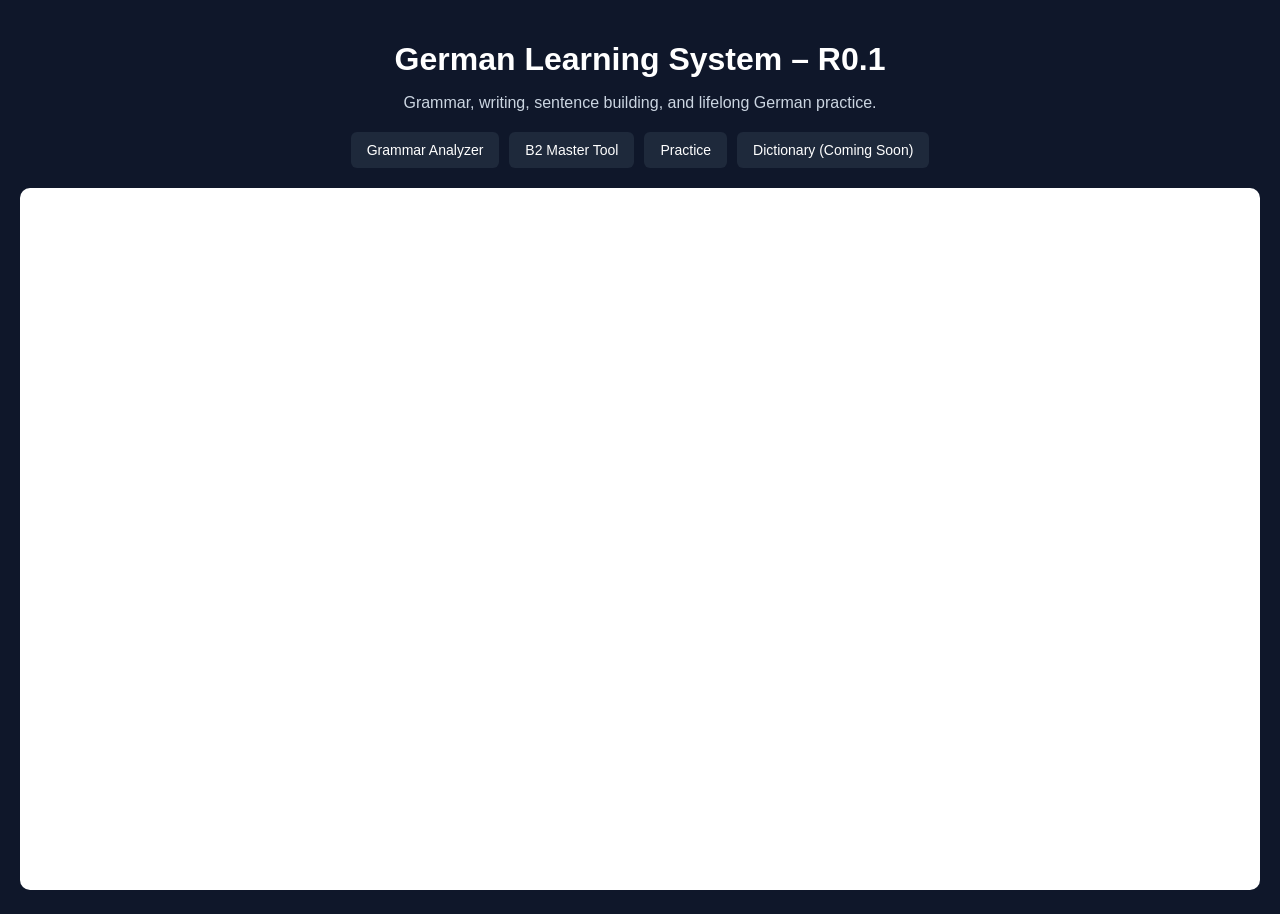
<file: index.html>
<!DOCTYPE html>
<html lang="en">
<head>
    <meta charset="UTF-8">
    <meta name="viewport" content="width=device-width, initial-scale=1.0">
    <title>German Learning System</title>

    <!-- CSS -->
    <link rel="stylesheet" href="css/style.css">
</head>
<body>
    <div class="container">
        <h1>German Learning System – R0.1</h1>
        <p class="subtitle">Grammar, writing, sentence building, and lifelong German practice.</p>

        <div class="menu">
            <button onclick="openPage('grammar')">Grammar Analyzer</button>
            <button onclick="openPage('b2')">B2 Master Tool</button>
            <button onclick="openPage('practice')">Practice</button>
            <button onclick="openPage('dictionary')">Dictionary (Coming Soon)</button>
        </div>

        <iframe id="viewer" src="" title="Learning Tool Viewer"></iframe>
    </div>

    <script>
        function openPage(page) {
            const viewer = document.getElementById("viewer");

            if (page === "grammar") {
                viewer.src = "02_Grammatik_Analyser_v4b.html";
            } else if (page === "b2") {
                viewer.src = "01_B2_Master_Tool_v8.html";
            } else if (page === "practice") {
                viewer.src = "practice.html";
            } else {
                viewer.src = "";
                alert("Coming soon 🚧");
            }
        }
    </script>

    <!-- MAIN JS (now inside /js folder) -->
    <script type="module" src="js/main.js"></script>
</body>
</html>
</file>
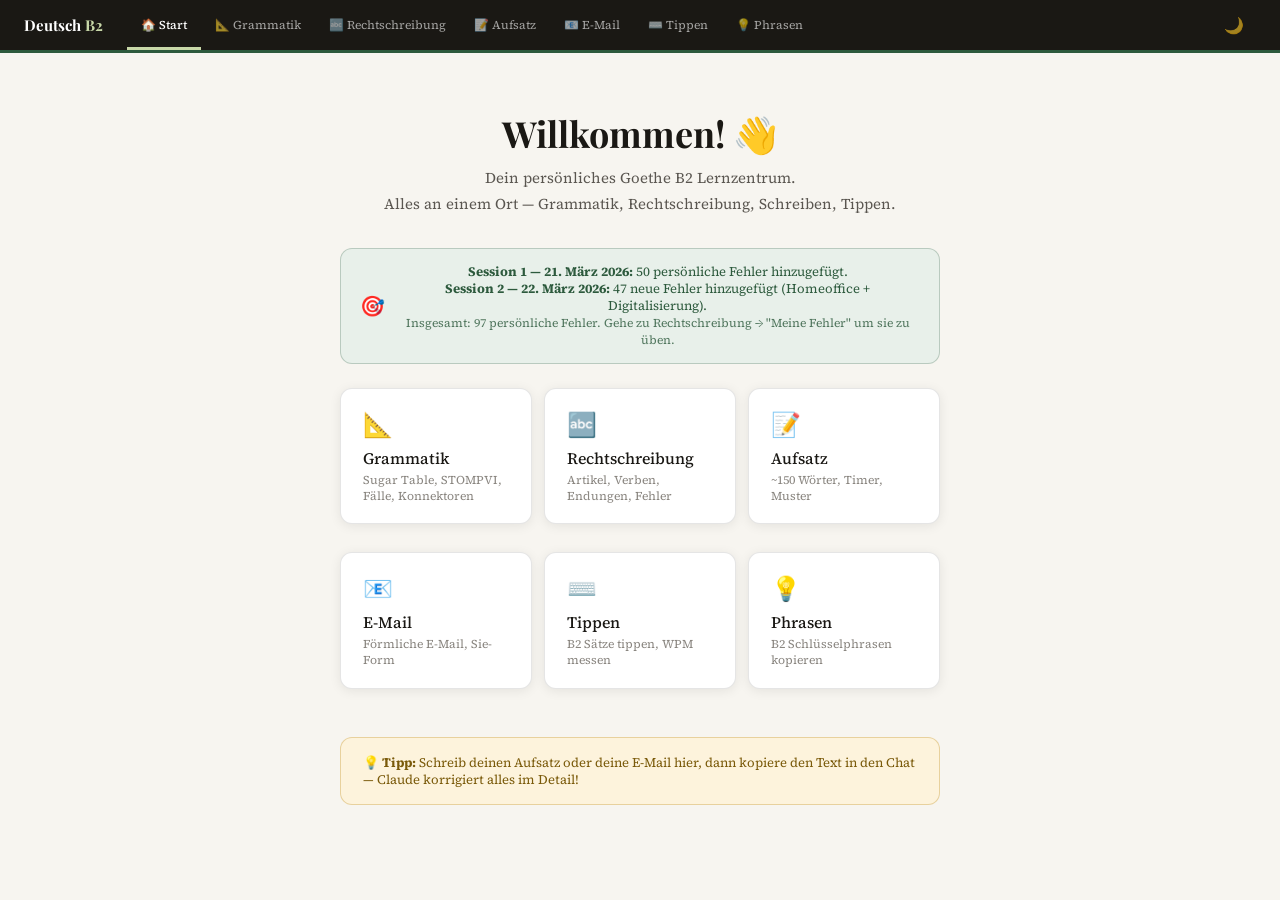
<file: 01_B2_Master_Tool_v8.html>
<!DOCTYPE html>
<html lang="de">
<head>
<meta charset="UTF-8">
<meta name="viewport" content="width=device-width, initial-scale=1.0">
<title>Deutsch B2 — Master Lernzentrum | Persönlich</title>
<link href="https://fonts.googleapis.com/css2?family=DM+Mono:wght@400;500&family=Playfair+Display:wght@400;600;700&family=Source+Serif+4:opsz,wght@8..60,300;8..60,400;8..60,500&display=swap" rel="stylesheet">
<style>
:root {
  --bg: #f7f5f0;
  --surface: #ffffff;
  --surface2: #f0ede6;
  --border: rgba(0,0,0,0.1);
  --border2: rgba(0,0,0,0.18);
  --text: #1a1814;
  --text2: #5a5650;
  --text3: #8a8680;
  --accent: #2d5a3d;
  --accent-light: #e8f0ea;
  --accent2: #8b3a1a;
  --accent2-light: #f5ebe6;
  --gold: #b5820a;
  --gold-light: #fdf3dc;
  --blue: #1a3a5c;
  --blue-light: #e6edf5;
  --red: #8b1a1a;
  --red-light: #f5e6e6;
  --warn: #7a5a0a;
  --warn-light: #fdf5dc;
  --radius: 12px;
  --radius-sm: 8px;
  --shadow: 0 2px 12px rgba(0,0,0,0.08);
  --shadow-lg: 0 8px 32px rgba(0,0,0,0.12);
}
body.dark {
  --bg: #161412;
  --surface: #1f1c19;
  --surface2: #2a2620;
  --border: rgba(255,255,255,0.08);
  --border2: rgba(255,255,255,0.15);
  --text: #e8e4dc;
  --text2: #a09890;
  --text3: #6a6258;
  --accent: #5a9e72;
  --accent-light: #1a2e20;
  --gold: #d4a020;
  --gold-light: #2a2010;
  --blue: #6a9fd4;
  --blue-light: #101e2e;
  --red: #d46060;
  --red-light: #2a1010;
  --warn: #c4a030;
  --warn-light: #2a2010;
}
* { box-sizing: border-box; margin: 0; padding: 0; }
body { font-family: 'Source Serif 4', serif; background: var(--bg); color: var(--text); min-height: 100vh; transition: background .3s, color .3s; }

/* ── NAV ── */
.nav { background: var(--text); padding: 0 1.5rem; display: flex; align-items: center; gap: 0; overflow-x: auto; border-bottom: 3px solid var(--accent); position: sticky; top: 0; z-index: 100; }
.nav-brand { font-family: 'Playfair Display', serif; font-size: 15px; color: #fff; font-weight: 700; padding: 14px 0; margin-right: 1.5rem; white-space: nowrap; flex-shrink: 0; }
.nav-brand span { color: #c8d8a8; }
.nav-btn { padding: 14px 14px; font-size: 12px; color: rgba(255,255,255,0.6); cursor: pointer; border: none; background: none; font-family: 'Source Serif 4', serif; white-space: nowrap; border-bottom: 3px solid transparent; margin-bottom: -3px; transition: all .2s; flex-shrink: 0; }
.nav-btn:hover { color: rgba(255,255,255,0.9); }
.nav-btn.active { color: #fff; border-bottom-color: #c8d8a8; font-weight: 500; }

/* ── PANELS ── */
.panel { display: none; padding: 1.5rem; max-width: 960px; margin: 0 auto; }
.panel.active { display: block; }

/* ── SECTION TITLE ── */
.section-head { margin-bottom: 1.5rem; }
.section-head h2 { font-family: 'Playfair Display', serif; font-size: 22px; color: var(--text); margin-bottom: 4px; }
.section-head p { font-size: 13px; color: var(--text2); }

/* ── CARDS ── */
.card { background: var(--surface); border: 0.5px solid var(--border); border-radius: var(--radius); padding: 1.2rem 1.4rem; margin-bottom: 1rem; box-shadow: var(--shadow); }
.card-sm { background: var(--surface); border: 0.5px solid var(--border); border-radius: var(--radius-sm); padding: .9rem 1.1rem; }

/* ── STATS ROW ── */
.stats-row { display: flex; gap: 10px; margin-bottom: 1rem; flex-wrap: wrap; }
.stat { background: var(--surface); border: 0.5px solid var(--border); border-radius: var(--radius-sm); padding: 10px 14px; flex: 1; min-width: 70px; text-align: center; }
.stat-val { font-size: 22px; font-weight: 700; font-family: 'DM Mono', monospace; color: var(--text); }
.stat-lbl { font-size: 10px; color: var(--text3); margin-top: 2px; text-transform: uppercase; letter-spacing: .04em; }

/* ── PROGRESS ── */
.prog-wrap { height: 5px; background: var(--surface2); border-radius: 3px; margin-bottom: 1rem; overflow: hidden; }
.prog-fill { height: 100%; border-radius: 3px; background: var(--accent); transition: width .4s; }

/* ── BUTTONS ── */
.btn-row { display: flex; gap: 8px; flex-wrap: wrap; margin-top: 10px; }
btn, button { font-family: 'Source Serif 4', serif; }
.btn { padding: 9px 18px; border-radius: var(--radius-sm); border: 0.5px solid var(--border2); background: transparent; color: var(--text); font-size: 13px; cursor: pointer; font-family: 'Source Serif 4', serif; transition: all .15s; }
.btn:hover { background: var(--surface2); }
.btn-primary { background: var(--accent); color: #fff; border-color: transparent; }
.btn-primary:hover { opacity: .85; }
.btn-gold { background: var(--gold); color: #fff; border-color: transparent; }
.btn-danger { background: var(--red-light); color: var(--red); border-color: transparent; }
.btn-sm { padding: 5px 12px; font-size: 12px; }

/* ── BADGES ── */
.badge { display: inline-block; font-size: 11px; padding: 2px 9px; border-radius: 10px; font-weight: 500; }
.badge-noun { background: var(--blue-light); color: var(--blue); }
.badge-verb { background: var(--accent-light); color: var(--accent); }
.badge-spell { background: var(--warn-light); color: var(--warn); }
.badge-end { background: var(--red-light); color: var(--red); }
.badge-phrase { background: var(--surface2); color: var(--text2); border: 0.5px solid var(--border); }
.badge-b2 { background: var(--gold-light); color: var(--gold); }

/* ── INPUTS ── */
input[type=text], textarea {
  width: 100%; padding: 11px 14px; font-size: 15px; font-family: 'Source Serif 4', serif;
  border: 0.5px solid var(--border2); border-radius: var(--radius-sm); background: var(--surface);
  color: var(--text); outline: none; transition: border-color .15s;
}
input[type=text]:focus, textarea:focus { border-color: var(--accent); }
textarea { resize: vertical; line-height: 1.8; }
input.inp-correct { border-color: var(--accent); background: var(--accent-light); }
input.inp-wrong { border-color: var(--red); background: var(--red-light); }

/* ── TOPIC PILLS ── */
.topic-row { display: flex; gap: 7px; flex-wrap: wrap; margin-bottom: 1rem; }
.topic-pill { padding: 5px 13px; border-radius: 14px; border: 0.5px solid var(--border2); font-size: 12px; cursor: pointer; background: transparent; color: var(--text2); font-family: 'Source Serif 4', serif; transition: all .15s; }
.topic-pill.active { background: var(--accent); color: #fff; border-color: transparent; }
.topic-pill:hover { background: var(--surface2); }

/* ── PROMPT BOX ── */
.prompt-box { background: var(--accent-light); border: 0.5px solid rgba(45,90,61,.25); border-radius: var(--radius-sm); padding: 1rem 1.2rem; margin-bottom: 1rem; }
.prompt-title { font-size: 13px; font-weight: 500; color: var(--accent); margin-bottom: 5px; }
.prompt-text { font-size: 13px; color: var(--text); line-height: 1.7; }
.req-row { display: flex; flex-wrap: wrap; gap: 5px; margin-top: 8px; }
.req-pill { font-size: 11px; padding: 2px 9px; border-radius: 9px; background: var(--surface); color: var(--accent); border: 0.5px solid rgba(45,90,61,.3); }

/* ── MODEL BOX ── */
.model-toggle { font-size: 12px; color: var(--text3); cursor: pointer; background: none; border: none; text-decoration: underline; text-underline-offset: 2px; font-family: 'Source Serif 4', serif; margin-bottom: 8px; display: block; padding: 0; }
.model-box { display: none; background: var(--surface2); border-radius: var(--radius-sm); padding: 1rem 1.2rem; margin-bottom: 1rem; border: 0.5px solid var(--border); }
.model-box.open { display: block; }
.model-sec { margin-bottom: 10px; }
.model-label { font-size: 10px; font-weight: 500; color: var(--text3); text-transform: uppercase; letter-spacing: .06em; margin-bottom: 3px; }
.model-text { font-size: 13px; color: var(--text); line-height: 1.75; padding: 8px 10px; background: var(--surface); border-radius: var(--radius-sm); border-left: 3px solid var(--accent); }
.conn-tag { display: inline-block; font-size: 10px; padding: 1px 6px; border-radius: 6px; background: var(--gold-light); color: var(--gold); font-family: 'DM Mono', monospace; font-weight: 500; margin-top: 4px; }

/* ── WRITING AREA ── */
.write-wrap { position: relative; margin-bottom: 8px; }
.write-wrap textarea { min-height: 260px; font-size: 15px; }
.overlay { position: absolute; top: 0; left: 0; width: 100%; min-height: 260px; padding: 11px 14px; font-size: 15px; font-family: 'Source Serif 4', serif; line-height: 1.8; pointer-events: none; color: transparent; white-space: pre-wrap; word-wrap: break-word; border-radius: var(--radius-sm); border: 0.5px solid transparent; overflow: hidden; }
.overlay .err-spell  { border-bottom: 2.5px solid #cc2222; border-radius: 2px; background: rgba(200,40,40,.12); }
.overlay .err-article{ border-bottom: 2.5px solid #cc7700; border-radius: 2px; background: rgba(200,120,0,.12); }
.overlay .err-cap    { border-bottom: 2.5px solid #b8a000; border-radius: 2px; background: rgba(180,160,0,.1); }
.checker-legend { display: flex; gap: 14px; flex-wrap: wrap; margin-bottom: 8px; font-size: 12px; }
.legend-item { display: flex; align-items: center; gap: 5px; color: var(--text2); }
.legend-dot { width: 14px; height: 4px; border-radius: 2px; }
.legend-red    { background: #cc2222; }
.legend-orange { background: #cc7700; }
.legend-yellow { background: #b8a000; }
.checker-toggles { display: flex; gap: 10px; flex-wrap: wrap; margin-bottom: 10px; align-items: center; }
.toggle-label { display: flex; align-items: center; gap: 6px; font-size: 12px; color: var(--text2); cursor: pointer; user-select: none; }
.toggle-label input { cursor: pointer; accent-color: var(--accent); width: 14px; height: 14px; }
.wc-row { display: flex; justify-content: space-between; font-size: 12px; color: var(--text3); margin-top: 5px; }
.wc-val { font-family: 'DM Mono', monospace; font-weight: 500; }
.wc-green { color: var(--accent); }
.wc-red { color: var(--red); }

/* ── TIMER ── */
.timer { font-family: 'DM Mono', monospace; font-size: 22px; font-weight: 700; }
.timer.ok { color: var(--accent); }
.timer.warn { color: var(--gold); }
.timer.danger { color: var(--red); }

/* ── FEEDBACK ── */
.feedback { margin-top: 10px; padding: 10px 14px; border-radius: var(--radius-sm); font-size: 13px; line-height: 1.75; display: none; }
.feedback.show { display: block; }
.feedback.good { background: var(--accent-light); color: var(--accent); border: 0.5px solid rgba(45,90,61,.25); }
.feedback.warn { background: var(--warn-light); color: var(--warn); border: 0.5px solid rgba(122,90,10,.25); }

/* ── SPELLING TRAINER ── */
.spell-card { background: var(--surface); border: 0.5px solid var(--border); border-radius: var(--radius); padding: 2rem 1.5rem; text-align: center; margin-bottom: 1rem; box-shadow: var(--shadow); }
.spell-english { font-family: 'Playfair Display', serif; font-size: 30px; font-weight: 600; color: var(--text); margin-bottom: 6px; }
.spell-hint { font-size: 13px; color: var(--text3); margin-bottom: 1rem; min-height: 20px; }
.spell-input-wrap input { text-align: center; font-size: 20px; font-family: 'DM Mono', monospace; letter-spacing: .02em; }
.answer-reveal { display: none; margin-top: 10px; padding: 12px; border-radius: var(--radius-sm); text-align: center; }
.answer-reveal.show { display: block; }
.answer-correct { background: var(--accent-light); }
.answer-wrong { background: var(--red-light); }
.answer-word { font-size: 22px; font-family: 'DM Mono', monospace; font-weight: 500; margin-bottom: 4px; }
.answer-diff { font-size: 14px; font-family: 'DM Mono', monospace; margin-bottom: 4px; }
.diff-ok { color: var(--accent); }
.diff-err { color: var(--red); text-decoration: underline; text-decoration-color: var(--red); }
.answer-rule { font-size: 12px; color: var(--text2); font-style: italic; }
.kb-row { display: flex; gap: 6px; justify-content: center; flex-wrap: wrap; margin-bottom: 10px; }
.kb-btn { padding: 5px 11px; border-radius: 8px; border: 0.5px solid var(--border2); font-size: 15px; cursor: pointer; background: var(--surface2); color: var(--text); font-family: 'DM Mono', monospace; transition: all .15s; }
.kb-btn:hover { background: var(--accent-light); border-color: var(--accent); }

/* ── GRAMMAR TABLE ── */
.g-table { width: 100%; border-collapse: collapse; font-size: 13px; }
.g-table th { text-align: left; padding: 8px 10px; background: var(--surface2); border-bottom: 1px solid var(--border); font-weight: 500; color: var(--text2); }
.g-table td { padding: 8px 10px; border-bottom: 0.5px solid var(--border); color: var(--text); }
.g-table tr:last-child td { border-bottom: none; }
.g-table .hl { font-weight: 600; color: var(--accent); font-family: 'DM Mono', monospace; }

/* ── PHRASES ── */
.phrase-grid { display: grid; grid-template-columns: repeat(auto-fill, minmax(220px,1fr)); gap: 8px; }
.ph-card { background: var(--surface); border: 0.5px solid var(--border); border-radius: var(--radius-sm); padding: 9px 12px; cursor: pointer; transition: all .15s; }
.ph-card:hover { border-color: var(--accent); background: var(--accent-light); }
.ph-card.copied { border-color: var(--accent); background: var(--accent-light); }
.ph-cat { font-size: 10px; font-family: 'DM Mono', monospace; color: var(--gold); margin-bottom: 3px; }
.ph-de { font-size: 13px; font-weight: 500; color: var(--text); margin-bottom: 2px; }
.ph-en { font-size: 11px; color: var(--text3); }

/* ── MISTAKES LIST ── */
.mistake-row { background: var(--surface); border: 0.5px solid var(--border); border-radius: var(--radius-sm); padding: 10px 14px; display: flex; justify-content: space-between; align-items: center; margin-bottom: 8px; }
.mistake-count { font-size: 11px; padding: 2px 8px; border-radius: 8px; background: var(--red-light); color: var(--red); font-weight: 600; font-family: 'DM Mono', monospace; }

/* ── TYPING TRAINER ── */
.type-display { background: var(--surface); border: 0.5px solid var(--border); border-radius: var(--radius); padding: 1.2rem 1.4rem; font-size: 18px; line-height: 1.9; letter-spacing: .01em; margin-bottom: 1rem; min-height: 70px; font-family: 'Source Serif 4', serif; }
.ch-correct { color: var(--accent); }
.ch-wrong { color: var(--red); background: var(--red-light); border-radius: 2px; }
.ch-current { background: var(--blue-light); border-radius: 2px; animation: blink 1s infinite; }
.ch-pending { color: var(--text3); }
@keyframes blink { 0%,100%{opacity:1}50%{opacity:.3} }
.type-input { font-size: 16px; font-family: 'DM Mono', monospace; }

/* ── GRID LAYOUTS ── */
.two-col { display: grid; grid-template-columns: 1fr 1fr; gap: 14px; }
@media(max-width:640px){ .two-col { grid-template-columns: 1fr; } }
.divider { height: 0.5px; background: var(--border); margin: 1rem 0; }

/* ── EMPTY STATE ── */
.empty-state { text-align: center; color: var(--text3); font-size: 14px; padding: 2rem; }

/* ── CAT FILTERS ── */
.cat-filters { display: flex; gap: 6px; flex-wrap: wrap; margin-bottom: 1rem; }
.cf-btn { padding: 4px 11px; border-radius: 12px; border: 0.5px solid var(--border2); font-size: 11px; cursor: pointer; background: transparent; color: var(--text2); font-family: 'Source Serif 4', serif; transition: all .15s; }
.cf-btn.active { background: var(--accent); color: #fff; border-color: transparent; }

/* ── STOMPVI ── */
.stompvi-row { display: flex; gap: 4px; flex-wrap: wrap; margin-top: 8px; }
.stompvi-cell { background: var(--surface2); border: 0.5px solid var(--border); border-radius: var(--radius-sm); padding: 6px 10px; font-size: 12px; flex: 1; min-width: 60px; text-align: center; }
.stompvi-cell .pos { font-family: 'DM Mono', monospace; font-weight: 500; color: var(--accent); font-size: 11px; }
.stompvi-cell .word { font-size: 13px; color: var(--text); }
</style>
</head>
<body>

<nav class="nav">
  <div class="nav-brand">Deutsch <span>B2</span></div>
  <button class="nav-btn active" onclick="goTo('home',this)">🏠 Start</button>
  <button class="nav-btn" onclick="goTo('grammar',this)">📐 Grammatik</button>
  <button class="nav-btn" onclick="goTo('spelling',this)">🔤 Rechtschreibung</button>
  <button class="nav-btn" onclick="goTo('writing',this)">📝 Aufsatz</button>
  <button class="nav-btn" onclick="goTo('email',this)">📧 E-Mail</button>
  <button class="nav-btn" onclick="goTo('typing',this)">⌨️ Tippen</button>
  <button class="nav-btn" onclick="goTo('phrases',this)">💡 Phrasen</button>
  <button class="nav-btn" onclick="toggleDark()" id="dark-btn" style="margin-left:auto;font-size:16px;padding:14px 12px;">🌙</button>
</nav>

<!-- ════════════════════════════════════════
     HOME
════════════════════════════════════════ -->
<div id="panel-home" class="panel active">
  <div style="max-width:600px;margin:2rem auto;text-align:center;">
    <div style="font-family:'Playfair Display',serif;font-size:36px;font-weight:700;color:var(--text);margin-bottom:8px;">Willkommen! 👋</div>
    <div style="font-size:15px;color:var(--text2);margin-bottom:2rem;line-height:1.7;">Dein persönliches Goethe B2 Lernzentrum.<br>Alles an einem Ort — Grammatik, Rechtschreibung, Schreiben, Tippen.</div>
    <div style="background:var(--accent-light);border:0.5px solid rgba(45,90,61,.25);border-radius:var(--radius);padding:.9rem 1.2rem;margin-bottom:1.5rem;font-size:13px;color:var(--accent);display:flex;gap:10px;align-items:center;">
      <span style="font-size:20px;">🎯</span>
      <div><strong>Session 1 — 21. März 2026:</strong> 50 persönliche Fehler hinzugefügt.<br><strong>Session 2 — 22. März 2026:</strong> 47 neue Fehler hinzugefügt (Homeoffice + Digitalisierung).<br><span style="font-size:12px;opacity:.8">Insgesamt: 97 persönliche Fehler. Gehe zu Rechtschreibung → "Meine Fehler" um sie zu üben.</span></div>
    </div>
    <div style="display:grid;grid-template-columns:repeat(auto-fill,minmax(160px,1fr));gap:12px;text-align:left;margin-bottom:2rem;">
      <div class="card" style="cursor:pointer;transition:all .2s" onclick="goTo('grammar',document.querySelectorAll('.nav-btn')[1])" onmouseover="this.style.borderColor='var(--accent)'" onmouseout="this.style.borderColor='var(--border)'">
        <div style="font-size:24px;margin-bottom:6px;">📐</div>
        <div style="font-weight:500;margin-bottom:3px;">Grammatik</div>
        <div style="font-size:12px;color:var(--text3);">Sugar Table, STOMPVI, Fälle, Konnektoren</div>
      </div>
      <div class="card" style="cursor:pointer;transition:all .2s" onclick="goTo('spelling',document.querySelectorAll('.nav-btn')[2])" onmouseover="this.style.borderColor='var(--accent)'" onmouseout="this.style.borderColor='var(--border)'">
        <div style="font-size:24px;margin-bottom:6px;">🔤</div>
        <div style="font-weight:500;margin-bottom:3px;">Rechtschreibung</div>
        <div style="font-size:12px;color:var(--text3);">Artikel, Verben, Endungen, Fehler</div>
      </div>
      <div class="card" style="cursor:pointer;transition:all .2s" onclick="goTo('writing',document.querySelectorAll('.nav-btn')[3])" onmouseover="this.style.borderColor='var(--accent)'" onmouseout="this.style.borderColor='var(--border)'">
        <div style="font-size:24px;margin-bottom:6px;">📝</div>
        <div style="font-weight:500;margin-bottom:3px;">Aufsatz</div>
        <div style="font-size:12px;color:var(--text3);">~150 Wörter, Timer, Muster</div>
      </div>
      <div class="card" style="cursor:pointer;transition:all .2s" onclick="goTo('email',document.querySelectorAll('.nav-btn')[4])" onmouseover="this.style.borderColor='var(--accent)'" onmouseout="this.style.borderColor='var(--border)'">
        <div style="font-size:24px;margin-bottom:6px;">📧</div>
        <div style="font-weight:500;margin-bottom:3px;">E-Mail</div>
        <div style="font-size:12px;color:var(--text3);">Förmliche E-Mail, Sie-Form</div>
      </div>
      <div class="card" style="cursor:pointer;transition:all .2s" onclick="goTo('typing',document.querySelectorAll('.nav-btn')[5])" onmouseover="this.style.borderColor='var(--accent)'" onmouseout="this.style.borderColor='var(--border)'">
        <div style="font-size:24px;margin-bottom:6px;">⌨️</div>
        <div style="font-weight:500;margin-bottom:3px;">Tippen</div>
        <div style="font-size:12px;color:var(--text3);">B2 Sätze tippen, WPM messen</div>
      </div>
      <div class="card" style="cursor:pointer;transition:all .2s" onclick="goTo('phrases',document.querySelectorAll('.nav-btn')[6])" onmouseover="this.style.borderColor='var(--accent)'" onmouseout="this.style.borderColor='var(--border)'">
        <div style="font-size:24px;margin-bottom:6px;">💡</div>
        <div style="font-weight:500;margin-bottom:3px;">Phrasen</div>
        <div style="font-size:12px;color:var(--text3);">B2 Schlüsselphrasen kopieren</div>
      </div>
    </div>
    <div style="background:var(--gold-light);border:0.5px solid rgba(181,130,10,.3);border-radius:var(--radius);padding:1rem 1.4rem;font-size:13px;color:var(--warn);text-align:left;">
      <strong>💡 Tipp:</strong> Schreib deinen Aufsatz oder deine E-Mail hier, dann kopiere den Text in den Chat — Claude korrigiert alles im Detail!
    </div>
  </div>
</div>

<!-- ════════════════════════════════════════
     GRAMMAR
════════════════════════════════════════ -->
<div id="panel-grammar" class="panel">
  <div class="section-head"><h2>📐 Grammatik-Referenz</h2><p>Sugar Table · STOMPVI · Fälle · Verb-Konjugation · Konnektoren</p></div>

  <div class="two-col">
    <div>
      <div class="card">
        <div style="font-weight:600;margin-bottom:8px;font-size:15px;">Der Zuckertisch — Artikel nach Fall</div>
        <table class="g-table">
          <tr><th>Fall</th><th>Mask.</th><th>Fem.</th><th>Neutr.</th><th>Plural</th></tr>
          <tr><td>Nominativ</td><td class="hl">der</td><td class="hl">die</td><td class="hl">das</td><td class="hl">die</td></tr>
          <tr><td>Akkusativ</td><td class="hl">den</td><td class="hl">die</td><td class="hl">das</td><td class="hl">die</td></tr>
          <tr><td>Dativ</td><td class="hl">dem</td><td class="hl">der</td><td class="hl">dem</td><td class="hl">den</td></tr>
          <tr><td>Genitiv</td><td class="hl">des</td><td class="hl">der</td><td class="hl">des</td><td class="hl">der</td></tr>
        </table>
        <div style="margin-top:10px;font-size:12px;color:var(--text2);background:var(--warn-light);padding:8px 10px;border-radius:var(--radius-sm);">⚠️ Nur Maskulin ändert sich im Akkusativ: <strong>der → den</strong></div>
      </div>

      <div class="card">
        <div style="font-weight:600;margin-bottom:8px;font-size:15px;">Fall-Logik — Die Fragen</div>
        <table class="g-table">
          <tr><th>Fall</th><th>Frage</th><th>Funktion</th></tr>
          <tr><td><span class="badge badge-noun">Nominativ</span></td><td class="hl">Wer/Was?</td><td>Subjekt</td></tr>
          <tr><td><span class="badge badge-verb">Akkusativ</span></td><td class="hl">Wen/Was?</td><td>Direktes Objekt</td></tr>
          <tr><td><span class="badge badge-spell">Dativ</span></td><td class="hl">Wem?</td><td>Indirektes Objekt</td></tr>
          <tr><td><span class="badge badge-end">Genitiv</span></td><td class="hl">Wessen?</td><td>Besitz</td></tr>
        </table>
        <div style="margin-top:10px;font-size:12px;color:var(--text2);">Beispiel: <em>Der Mechaniker gibt <strong>dem</strong> Fahrer <strong>den</strong> Schlüssel <strong>des</strong> Motorrads.</em></div>
      </div>

      <div class="card">
        <div style="font-weight:600;margin-bottom:8px;font-size:15px;">Verb-Konjugation (Präsens)</div>
        <table class="g-table">
          <tr><th>Subjekt</th><th>Endung</th><th>Beispiel: lernen</th></tr>
          <tr><td>ich</td><td class="hl">-e</td><td>ich lerne</td></tr>
          <tr><td>du</td><td class="hl">-st</td><td>du lernst</td></tr>
          <tr><td>er/sie/es</td><td class="hl">-t</td><td>er lernt</td></tr>
          <tr><td>wir</td><td class="hl">-en</td><td>wir lernen</td></tr>
          <tr><td>ihr</td><td class="hl">-t</td><td>ihr lernt</td></tr>
          <tr><td>sie/Sie</td><td class="hl">-en</td><td>sie lernen</td></tr>
        </table>
      </div>
    </div>

    <div>
      <div class="card">
        <div style="font-weight:600;margin-bottom:8px;font-size:15px;">STOMPVI — Satzstellung</div>
        <div style="font-size:13px;color:var(--text2);margin-bottom:10px;">Das konjugierte Verb steht immer an Position 2.</div>
        <div class="stompvi-row">
          <div class="stompvi-cell"><div class="pos">S</div><div class="word">Subjekt</div></div>
          <div class="stompvi-cell"><div class="pos">v1</div><div class="word">Verb</div></div>
          <div class="stompvi-cell"><div class="pos">T</div><div class="word">Zeit</div></div>
          <div class="stompvi-cell"><div class="pos">O</div><div class="word">Objekt</div></div>
          <div class="stompvi-cell"><div class="pos">M</div><div class="word">Weise</div></div>
          <div class="stompvi-cell"><div class="pos">P</div><div class="word">Ort</div></div>
          <div class="stompvi-cell"><div class="pos">v2</div><div class="word">Infinitiv</div></div>
        </div>
        <div style="margin-top:10px;font-size:13px;background:var(--surface2);padding:8px 10px;border-radius:var(--radius-sm);font-family:'DM Mono',monospace;">Ich | esse | heute | die Pizza | — | zu Hause | —</div>
      </div>

      <div class="card">
        <div style="font-weight:600;margin-bottom:8px;font-size:15px;">Verbposition — Die Regeln</div>
        <table class="g-table">
          <tr><th>Satzart</th><th>Verbposition</th><th>Beispiel</th></tr>
          <tr><td>Hauptsatz</td><td class="hl">Position 2</td><td>Ich <strong>lerne</strong> Deutsch.</td></tr>
          <tr><td>Inversion</td><td class="hl">Position 2</td><td>Heute <strong>lerne</strong> ich.</td></tr>
          <tr><td>Nebensatz</td><td class="hl">Verb → Ende</td><td>…weil ich Deutsch <strong>lerne</strong>.</td></tr>
          <tr><td>Modalverb</td><td class="hl">Modal=2, Inf.=Ende</td><td>Ich <strong>muss</strong> Deutsch <strong>lernen</strong>.</td></tr>
        </table>
        <div style="margin-top:8px;font-size:12px;background:var(--red-light);color:var(--red);padding:8px 10px;border-radius:var(--radius-sm);">⚠️ Nach: weil, dass, obwohl, damit, während, sodass → Verb ans ENDE!</div>
      </div>

      <div class="card">
        <div style="font-weight:600;margin-bottom:8px;font-size:15px;">Konnektoren-Leiter</div>
        <table class="g-table">
          <tr><th>Level</th><th>Konnektor</th><th>Verb</th></tr>
          <tr><td><span class="badge badge-noun">B1</span></td><td>trotzdem, deshalb</td><td>Position 2</td></tr>
          <tr><td><span class="badge badge-b2">B2</span></td><td>obwohl</td><td>→ Ende</td></tr>
          <tr><td><span class="badge badge-b2">B2</span></td><td>damit</td><td>→ Ende</td></tr>
          <tr><td><span class="badge badge-b2">B2</span></td><td>während</td><td>→ Ende</td></tr>
          <tr><td><span class="badge badge-b2">B2</span></td><td>sodass</td><td>→ Ende</td></tr>
          <tr><td><span class="badge badge-b2">B2</span></td><td>indem</td><td>→ Ende</td></tr>
          <tr><td><span class="badge badge-b2">B2</span></td><td>einerseits…andererseits</td><td>Position 2</td></tr>
        </table>
      </div>
    </div>
  </div>
</div>

<!-- ════════════════════════════════════════
     SPELLING TRAINER
════════════════════════════════════════ -->
<div id="panel-spelling" class="panel">
  <div class="section-head"><h2>🔤 Rechtschreib-Trainer</h2><p>Englisch → Deutsch. Artikel, Verben, Endungen, Rechtschreibung.</p></div>

  <div style="display:flex;gap:8px;margin-bottom:1rem;align-items:center;flex-wrap:wrap;">
    <div class="cat-filters" id="spell-cats" style="margin-bottom:0;flex:1;"></div>
    <button class="btn btn-sm" onclick="shuffleDeck()">Mischen 🔀</button>
    <button class="btn btn-sm" onclick="goTo('spelling-mistakes',null)" style="background:var(--red-light);color:var(--red);border-color:transparent;" id="mistakes-nav-btn">Fehler (0) ❌</button>
  </div>

  <div id="spell-main">
    <div class="stats-row">
      <div class="stat"><div class="stat-val" id="sp-correct">0</div><div class="stat-lbl">Richtig ✓</div></div>
      <div class="stat"><div class="stat-val" id="sp-wrong">0</div><div class="stat-lbl">Falsch ✗</div></div>
      <div class="stat"><div class="stat-val" id="sp-pct">—</div><div class="stat-lbl">Genauigkeit</div></div>
      <div class="stat"><div class="stat-val" id="sp-streak">0</div><div class="stat-lbl">Serie 🔥</div></div>
      <div class="stat"><div style="font-size:12px;color:var(--text3);margin-bottom:2px;">Karte</div><div class="stat-val" id="sp-counter" style="font-size:16px;">1/1</div></div>
    </div>
    <div class="prog-wrap"><div class="prog-fill" id="sp-prog" style="width:0%"></div></div>

    <div class="spell-card">
      <div class="badge" id="sp-badge" style="margin-bottom:10px;">Nomen</div>
      <div class="spell-english" id="sp-english">Loading…</div>
      <div class="spell-hint" id="sp-hint"></div>
    </div>

    <div class="kb-row">
      <button class="kb-btn" onclick="ins('ä')">ä</button>
      <button class="kb-btn" onclick="ins('ö')">ö</button>
      <button class="kb-btn" onclick="ins('ü')">ü</button>
      <button class="kb-btn" onclick="ins('Ä')">Ä</button>
      <button class="kb-btn" onclick="ins('Ö')">Ö</button>
      <button class="kb-btn" onclick="ins('Ü')">Ü</button>
      <button class="kb-btn" onclick="ins('ß')">ß</button>
    </div>

    <div class="spell-input-wrap" style="margin-bottom:10px;">
      <input type="text" id="sp-input" placeholder="Tippe das deutsche Wort …" onkeydown="spKey(event)" autocomplete="off" autocorrect="off" spellcheck="false"/>
    </div>

    <div class="answer-reveal" id="sp-reveal">
      <div class="answer-word" id="sp-answer-word"></div>
      <div class="answer-diff" id="sp-diff"></div>
      <div class="answer-rule" id="sp-rule"></div>
    </div>

    <div class="btn-row" style="justify-content:center;">
      <button class="btn btn-primary" id="sp-check" onclick="spCheck()">Prüfen ✓</button>
      <button class="btn" id="sp-next" onclick="spNext()" style="display:none">Weiter →</button>
      <button class="btn" onclick="spSkip()">Überspringen ↷</button>
    </div>
  </div>

  <div id="spell-mistakes-panel" style="display:none;">
    <div style="display:flex;justify-content:space-between;align-items:center;margin-bottom:1rem;">
      <div style="font-size:15px;font-weight:500;">Meine Fehler</div>
      <div style="display:flex;gap:8px;">
        <button class="btn btn-sm" onclick="practiseMistakes()">Nur Fehler üben 🎯</button>
        <button class="btn btn-sm btn-danger" onclick="clearMistakes()">Löschen</button>
        <button class="btn btn-sm" onclick="document.getElementById('spell-mistakes-panel').style.display='none';document.getElementById('spell-main').style.display='block'">← Zurück</button>
      </div>
    </div>
    <div id="mistakes-list"></div>
  </div>
</div>

<!-- ════════════════════════════════════════
     WRITING — ESSAY
════════════════════════════════════════ -->
<div id="panel-writing" class="panel">
  <div class="section-head"><h2>📝 Aufsatz-Training</h2><p>~150 Wörter · Timer 30 Min · Muster verfügbar · Wie die echte B2-Prüfung</p></div>
  <div class="topic-row" id="essay-topics"></div>
  <div class="prompt-box" id="essay-prompt"></div>
  <button class="model-toggle" id="essay-model-toggle" onclick="toggleModel('essay-model-box','essay-model-toggle')">📖 Musteraufsatz anzeigen ▾</button>
  <div class="model-box" id="essay-model-box"></div>
  <div class="stats-row">
    <div class="stat"><div class="timer ok" id="e-timer">30:00</div><div class="stat-lbl">Zeit</div></div>
    <div class="stat"><div class="stat-val" id="e-wc">0</div><div class="stat-lbl">Wörter</div></div>
    <div class="stat"><div class="stat-val" id="e-target" style="font-size:14px;">~150</div><div class="stat-lbl">Ziel</div></div>
    <div class="stat"><div class="stat-val" id="e-conn">0</div><div class="stat-lbl">Konnektoren</div></div>
  </div>
  <div class="prog-wrap"><div class="prog-fill" id="e-prog" style="width:0%"></div></div>
  <div class="checker-legend">
    <div class="legend-item"><div class="legend-dot legend-red"></div> Rechtschreibfehler</div>
    <div class="legend-item"><div class="legend-dot legend-orange"></div> Falscher Artikel</div>
    <div class="legend-item"><div class="legend-dot legend-yellow"></div> Großschreibung fehlt</div>
  </div>
  <div class="checker-toggles">
    <label class="toggle-label"><input type="checkbox" id="chk-spell" checked onchange="onWriteType('e')"> 🔴 Rechtschreibung</label>
    <label class="toggle-label"><input type="checkbox" id="chk-article" checked onchange="onWriteType('e')"> 🟠 Artikel</label>
    <label class="toggle-label"><input type="checkbox" id="chk-cap" checked onchange="onWriteType('e')"> 🟡 Großschreibung</label>
  </div>
  <div class="write-wrap">
    <div class="overlay" id="e-overlay"></div>
    <textarea id="e-text" placeholder="Beginne hier zu schreiben … Der Timer startet automatisch wenn du anfängst." oninput="onWriteType('e')" onscroll="syncOv('e')"></textarea>
  </div>
  <div class="wc-row"><span>Ziel: 130–170 Wörter</span><span class="wc-val" id="e-wc-display">0 Wörter</span></div>
  <div class="btn-row">
    <button class="btn btn-primary" onclick="submitWrite('e')">Abgeben &amp; prüfen ✓</button>
    <button class="btn" onclick="resetWrite('e')">Neu ↺</button>
  </div>
  <div class="feedback" id="e-feedback"></div>
</div>

<!-- ════════════════════════════════════════
     EMAIL
════════════════════════════════════════ -->
<div id="panel-email" class="panel">
  <div class="section-head"><h2>📧 E-Mail Training</h2><p>Förmliche E-Mail · Sie-Form · Timer 20 Min · Wie die echte B2-Prüfung</p></div>
  <div class="topic-row" id="email-topics"></div>
  <div class="prompt-box" id="email-prompt"></div>
  <button class="model-toggle" id="email-model-toggle" onclick="toggleModel('email-model-box','email-model-toggle')">📖 Muster-E-Mail anzeigen ▾</button>
  <div class="model-box" id="email-model-box"></div>
  <div class="stats-row">
    <div class="stat"><div class="timer ok" id="m-timer">20:00</div><div class="stat-lbl">Zeit</div></div>
    <div class="stat"><div class="stat-val" id="m-wc">0</div><div class="stat-lbl">Wörter</div></div>
    <div class="stat"><div class="stat-val" id="m-target" style="font-size:14px;">50–80</div><div class="stat-lbl">Ziel</div></div>
    <div class="stat"><div class="stat-val" id="m-conn">0</div><div class="stat-lbl">Konnektoren</div></div>
  </div>
  <div class="prog-wrap"><div class="prog-fill" id="m-prog" style="width:0%"></div></div>
  <div class="write-wrap">
    <div class="overlay" id="m-overlay"></div>
    <textarea id="m-text" style="min-height:220px;" placeholder="Sehr geehrte/r Herr/Frau … (Timer startet automatisch)" oninput="onWriteType('m')" onscroll="syncOv('m')"></textarea>
  </div>
  <div class="wc-row"><span>Ziel: 50–80 Wörter · Förmliche Anrede + Abschluss nicht vergessen!</span><span class="wc-val" id="m-wc-display">0 Wörter</span></div>
  <div class="btn-row">
    <button class="btn btn-primary" onclick="submitWrite('m')">Abgeben &amp; prüfen ✓</button>
    <button class="btn" onclick="resetWrite('m')">Neu ↺</button>
  </div>
  <div class="feedback" id="m-feedback"></div>
</div>

<!-- ════════════════════════════════════════
     TYPING TRAINER
════════════════════════════════════════ -->
<div id="panel-typing" class="panel">
  <div class="section-head"><h2>⌨️ Tipp-Trainer</h2><p>Tippe B2-Sätze ab. WPM-Messung. Konnektoren-Training.</p></div>
  <div class="cat-filters" id="type-cats"></div>
  <div class="stats-row">
    <div class="stat"><div class="stat-val" id="t-correct">0</div><div class="stat-lbl">Richtig</div></div>
    <div class="stat"><div class="stat-val" id="t-wrong">0</div><div class="stat-lbl">Falsch</div></div>
    <div class="stat"><div class="stat-val" id="t-pct">—</div><div class="stat-lbl">Genauigkeit</div></div>
    <div class="stat"><div class="stat-val" id="t-wpm">—</div><div class="stat-lbl">WPM</div></div>
    <div class="stat"><div style="font-size:11px;color:var(--text3);">Satz</div><div class="stat-val" id="t-counter" style="font-size:14px;">1/1</div></div>
  </div>
  <div class="prog-wrap"><div class="prog-fill" id="t-prog" style="width:0%"></div></div>
  <div style="margin-bottom:6px;display:flex;gap:8px;align-items:center;">
    <span class="badge" id="t-badge" style="background:var(--blue-light);color:var(--blue);">weil</span>
    <span style="font-size:12px;color:var(--text3);" id="t-hint"></span>
  </div>
  <div class="type-display" id="t-display"></div>
  <div style="font-size:12px;color:var(--text3);margin-bottom:6px;" id="t-translation"></div>
  <div class="kb-row" style="justify-content:flex-start;">
    <button class="kb-btn" onclick="tIns('ä')">ä</button>
    <button class="kb-btn" onclick="tIns('ö')">ö</button>
    <button class="kb-btn" onclick="tIns('ü')">ü</button>
    <button class="kb-btn" onclick="tIns('ß')">ß</button>
  </div>
  <input type="text" class="type-input" id="t-input" placeholder="Tippe den Satz ab …" oninput="tType()" onkeydown="tKey(event)" autocomplete="off" autocorrect="off" spellcheck="false" style="margin-bottom:10px;"/>
  <div class="feedback" id="t-feedback"></div>
  <div class="btn-row">
    <button class="btn btn-primary" id="t-check" onclick="tCheck()">Prüfen ✓</button>
    <button class="btn" id="t-next" onclick="tNext()" style="display:none">Weiter →</button>
    <button class="btn" onclick="tSkip()">Überspringen ↷</button>
    <button class="btn" onclick="tReset()">Neustart ↺</button>
  </div>
</div>

<!-- ════════════════════════════════════════
     PHRASES
════════════════════════════════════════ -->
<div id="panel-phrases" class="panel">
  <div class="section-head"><h2>💡 B2 Phrasen</h2><p>Klicke auf eine Phrase um sie zu kopieren 📋</p></div>
  <div class="cat-filters" id="phrase-cats"></div>
  <div class="phrase-grid" id="phrase-grid"></div>
</div>

<script>
// ══════════════════════════════════════
// NAV
// ══════════════════════════════════════
function goTo(id, btn) {
  document.querySelectorAll('.panel').forEach(p=>p.classList.remove('active'));
  document.querySelectorAll('.nav-btn').forEach(b=>b.classList.remove('active'));
  document.getElementById('panel-'+id).classList.add('active');
  if(btn) btn.classList.add('active');
  if(id==='spelling'){document.getElementById('spell-main').style.display='block';document.getElementById('spell-mistakes-panel').style.display='none';}
}

// ══════════════════════════════════════
// DATA
// ══════════════════════════════════════
const spellWords = [
  {en:"the decision",de:"die Entscheidung",cat:"Nomen",rule:"die → feminine; -ung endings always feminine"},
  {en:"the company",de:"die Firma",cat:"Nomen",rule:"die Firma → plural: die Firmen"},
  {en:"the colleague (m)",de:"der Kollege",cat:"Nomen",rule:"der → masculine; Akkusativ: den Kollegen"},
  {en:"the communication",de:"die Kommunikation",cat:"Nomen",rule:"die → feminine; double-m!"},
  {en:"the traffic",de:"der Verkehr",cat:"Nomen",rule:"der → masculine; im Stau stehen = stuck in traffic"},
  {en:"the risk",de:"das Risiko",cat:"Nomen",rule:"das → neuter; plural: die Risiken"},
  {en:"the advantage",de:"der Vorteil",cat:"Nomen",rule:"der → masculine"},
  {en:"the disadvantage",de:"der Nachteil",cat:"Nomen",rule:"der → masculine"},
  {en:"the possibility",de:"die Möglichkeit",cat:"Nomen",rule:"die → -keit endings always feminine"},
  {en:"the opinion",de:"die Meinung",cat:"Nomen",rule:"die → Meiner Meinung nach (Genitiv!)"},
  {en:"the solution",de:"die Lösung",cat:"Nomen",rule:"die → -ung endings always feminine"},
  {en:"the mistake",de:"der Fehler",cat:"Nomen",rule:"der → masculine; plural: die Fehler (no change)"},
  {en:"the rule",de:"die Regel",cat:"Nomen",rule:"die → feminine; plural: die Regeln"},
  {en:"the workplace",de:"der Arbeitsplatz",cat:"Nomen",rule:"der → masculine; am Arbeitsplatz"},
  {en:"the home office",de:"das Homeoffice",cat:"Nomen",rule:"das → neuter; im Homeoffice arbeiten"},
  {en:"the standstill",de:"der Stillstand",cat:"Nomen",rule:"der → masculine; zum Stillstand kommen"},
  {en:"the productivity",de:"die Produktivität",cat:"Nomen",rule:"die → -ität endings always feminine"},
  {en:"the responsibility",de:"die Verantwortung",cat:"Nomen",rule:"die → -ung always feminine"},
  {en:"the development",de:"die Entwicklung",cat:"Nomen",rule:"die → -ung always feminine"},
  {en:"the qualification",de:"die Qualifikation",cat:"Nomen",rule:"die → feminine"},
  {en:"to improve",de:"verbessern",cat:"Verb",rule:"verbessern — double-s; er verbessert"},
  {en:"to correct",de:"korrigieren",cat:"Verb",rule:"korrigieren — not korriegieren; Perfekt: hat korrigiert (no ge-)"},
  {en:"to recommend",de:"empfehlen",cat:"Verb",rule:"empfehlen — not emphelen; er empfiehlt (stem change)"},
  {en:"to commute",de:"pendeln",cat:"Verb",rule:"pendeln — not penden; er pendelt"},
  {en:"to spend time",de:"Zeit verbringen",cat:"Verb",rule:"verbringen — not spandieren; Perfekt: hat verbracht"},
  {en:"to complete / manage",de:"erledigen",cat:"Verb",rule:"erledigen — not vertig machen; er erledigt"},
  {en:"to report someone",de:"jemanden melden",cat:"Verb",rule:"melden — not anklagen (anklagen = court only)"},
  {en:"to take a risk",de:"ein Risiko eingehen",cat:"Verb",rule:"eingehen = separable; er geht ein Risiko ein"},
  {en:"to be stuck in traffic",de:"im Stau stehen",cat:"Verb",rule:"fixed phrase — never im Verkehr sitzen"},
  {en:"to make a decision",de:"eine Entscheidung treffen",cat:"Verb",rule:"treffen — not machen; er trifft eine Entscheidung"},
  {en:"he/she drives",de:"er fährt",alt:["sie fährt","es fährt"],cat:"Verb",rule:"fahren → er/sie/es fährt (a→ä stem change)"},
  {en:"he/she reads",de:"er liest",alt:["sie liest","es liest"],cat:"Verb",rule:"lesen → er/sie/es liest (e→ie stem change)"},
  {en:"he/she helps",de:"er hilft",alt:["sie hilft","es hilft"],cat:"Verb",rule:"helfen → er/sie/es hilft (e→i stem change)"},
  {en:"he/she recommends",de:"er empfiehlt",alt:["sie empfiehlt","es empfiehlt"],cat:"Verb",rule:"empfehlen → er/sie/es empfiehlt (e→ie stem change)"},
  {en:"nowadays",de:"heutzutage",cat:"Rechtschreibung",rule:"heutzutage — one word"},
  {en:"normal",de:"normal",cat:"Rechtschreibung",rule:"normal — not noral"},
  {en:"people / humans",de:"Menschen",cat:"Rechtschreibung",rule:"Menschen — capital M; not menchsen"},
  {en:"only / sole",de:"einzige",cat:"Rechtschreibung",rule:"einzige — not einsige"},
  {en:"temporary",de:"vorübergehend",cat:"Rechtschreibung",rule:"vorübergehend — not tempral"},
  {en:"productive",de:"produktiv",cat:"Rechtschreibung",rule:"produktiv — not produktief"},
  {en:"definitely",de:"definitiv",cat:"Rechtschreibung",rule:"definitiv — not definief"},
  {en:"while / during",de:"während",cat:"Rechtschreibung",rule:"während — umlaut ä, not wahrent"},
  {en:"outside",de:"draußen",cat:"Rechtschreibung",rule:"draußen — ß+en, not drausen"},
  {en:"it snows",de:"es schneit",cat:"Rechtschreibung",rule:"schneien → es schneit, not schneen"},
  {en:"in conclusion (essay)",de:"Zusammenfassend",cat:"Rechtschreibung",rule:"Zusammenfassend — not Zusammenfassent (-end)"},
  {en:"on the other hand",de:"Andererseits",cat:"Rechtschreibung",rule:"Andererseits — double-r, not Anderseits"},
  {en:"furthermore",de:"Darüber hinaus",cat:"Rechtschreibung",rule:"Darüber hinaus — two words, umlaut ü"},
  {en:"qualified",de:"qualifiziert",cat:"Rechtschreibung",rule:"qualifiziert — qu- not kw-"},
  {en:"colleagues (plural)",de:"Kollegen",cat:"Rechtschreibung",rule:"Kollegen — double-l"},
  {en:"a good routine (fem, Akk)",de:"eine gute Routine",cat:"Endungen",rule:"die Routine = feminine; eine gute (-e ending)"},
  {en:"a good colleague (masc, Nom)",de:"ein guter Kollege",cat:"Endungen",rule:"der Kollege = masculine Nominativ: -er ending"},
  {en:"a good colleague (masc, Akk)",de:"einen guten Kollegen",cat:"Endungen",rule:"Akkusativ masculine: einen guten Kollegen (-en)"},
  {en:"in my opinion (fixed)",de:"Meiner Meinung nach",cat:"Endungen",rule:"Genitiv: meiner — not meine or mein"},
  {en:"the whole day (Akk)",de:"den ganzen Tag",cat:"Endungen",rule:"der Tag = masculine Akkusativ: den ganzen Tag"},
  {en:"this week (Akk)",de:"diese Woche",cat:"Endungen",rule:"die Woche = feminine; Akkusativ unchanged"},
  {en:"with the family (Dat)",de:"mit der Familie",cat:"Endungen",rule:"mit = always Dativ; die Familie → mit der Familie"},
  {en:"at the workplace (Dat)",de:"am Arbeitsplatz",cat:"Endungen",rule:"an+dem=am; der Arbeitsplatz → am Arbeitsplatz"},
  {en:"in the home office (Dat)",de:"im Homeoffice",cat:"Endungen",rule:"in+dem=im; das Homeoffice → im Homeoffice"},
  {en:"important decisions (plural)",de:"wichtige Entscheidungen",cat:"Endungen",rule:"plural no article: adjective gets -e ending"},

  // ── DEINE PERSÖNLICHEN FEHLER (Session 1) ──
  // These words came directly from your writing practice on 21 March 2026
  {en:"work world / working world",de:"die Arbeitswelt",cat:"Meine Fehler",rule:"Arbeitswelt — not Arbeitswerl; one compound word"},
  {en:"form of work",de:"die Arbeitsform",cat:"Meine Fehler",rule:"Arbeitsform — not Arbeitsfrom; Form comes second"},
  {en:"in my opinion (phrase)",de:"Meiner Meinung nach",cat:"Meine Fehler",rule:"Meiner — Genitiv form; never 'Meine Meinung nach'"},
  {en:"he/she offers (Präsens)",de:"er bietet",alt:["sie bietet","es bietet"],cat:"Meine Fehler",rule:"bieten → er/sie/es bietet (-t ending); not biete"},
  {en:"on the other hand",de:"Andererseits",cat:"Meine Fehler",rule:"Andererseits — double-r; not Anderseits"},
  {en:"in summary / in conclusion",de:"Zusammenfassend",cat:"Meine Fehler",rule:"Zusammenfassend — ends in -end not -ent"},
  {en:"colleagues (plural)",de:"Kollegen",cat:"Meine Fehler",rule:"Kollegen — double-l; not Kolegen"},
  {en:"qualified",de:"qualifiziert",cat:"Meine Fehler",rule:"qualifiziert — qu- not kw-; -ziert not -sisert"},
  {en:"we need (Präsens)",de:"wir brauchen",cat:"Meine Fehler",rule:"brauchen — not breuchen; au not eu"},
  {en:"him / he (Akkusativ)",de:"ihn",cat:"Meine Fehler",rule:"ihn (Akkusativ) — not ihm (Dativ); brauchen takes Akkusativ"},
  {en:"mistakes / errors (plural)",de:"Fehler",cat:"Meine Fehler",rule:"Fehler — not Fähler; no umlaut on F"},
  {en:"still / yet",de:"noch",cat:"Meine Fehler",rule:"noch — not nocht; no -t at end"},
  {en:"to improve (infinitive)",de:"verbessern",cat:"Meine Fehler",rule:"verbessern — not verbersern; -ss- then -ern"},
  {en:"to correct (infinitive)",de:"korrigieren",cat:"Meine Fehler",rule:"korrigieren — not korriegieren; i before e here"},
  {en:"to recommend (infinitive)",de:"empfehlen",cat:"Meine Fehler",rule:"empfehlen — not emphelen; pf- not ph-"},
  {en:"I believe / I think",de:"ich glaube",cat:"Meine Fehler",rule:"glaube — not gluabe; au not ua"},
  {en:"actually / in fact",de:"eigentlich",cat:"Meine Fehler",rule:"eigentlich — not eingentlich; ei- not ein-"},
  {en:"sentences (plural)",de:"Sätze",cat:"Meine Fehler",rule:"Sätze — not Sätzr; plural of der Satz"},
  {en:"so that / with that",de:"damit",cat:"Meine Fehler",rule:"damit — not dammit; single -m-"},
  {en:"complete / whole",de:"komplett",cat:"Meine Fehler",rule:"komplett — not komplete; double-t"},
  {en:"to use (Perfekt: he used)",de:"er hat benutzt",cat:"Meine Fehler",rule:"benutzt — not benutz; Partizip II needs -t ending"},
  {en:"there is / gives (es gibt)",de:"es gibt",cat:"Meine Fehler",rule:"es gibt — not gibt ese; subject is 'es'"},
  {en:"not (adverb)",de:"nicht",cat:"Meine Fehler",rule:"nicht — not nich; ends in -cht"},
  {en:"sometimes",de:"manchmal",cat:"Meine Fehler",rule:"manchmal — not machmal; -nch- in the middle"},
  {en:"difficult",de:"schwierig",cat:"Meine Fehler",rule:"schwierig — not swerig; sch- + wie- + rig"},
  {en:"to type / a typing program",de:"das Tipprogramm",cat:"Meine Fehler",rule:"Tipp-Programm — double-p; Programm double-m"},
  {en:"I use (Präsens)",de:"ich benutze",cat:"Meine Fehler",rule:"benutze — not benutye; -tze ending"},
  {en:"my typing (noun)",de:"mein Tippen",cat:"Meine Fehler",rule:"mein Tippen (Akkusativ neuter) — not mienen"},
  {en:"through it / thereby",de:"dadurch",cat:"Meine Fehler",rule:"dadurch — not darduch; da- not dar-"},
  {en:"and (conjunction)",de:"und",cat:"Meine Fehler",rule:"und — not unc; ends in -d"},
  {en:"nowadays",de:"heutzutage",cat:"Meine Fehler",rule:"heutzutage — not Heuzutage; -tz- in middle"},
  {en:"normal (adjective)",de:"normal",cat:"Meine Fehler",rule:"normal — not noral; -rm- not -r-"},
  {en:"people (plural noun)",de:"Menschen",cat:"Meine Fehler",rule:"Menschen — not menchsen; -sch- then -en"},
  {en:"only one / the only",de:"die einzige",cat:"Meine Fehler",rule:"einzige — not einsige; -nz- not -ns-"},
  {en:"temporary / provisional",de:"vorübergehend",cat:"Meine Fehler",rule:"vorübergehend — not tempral; German compound word"},
  {en:"productive (adjective)",de:"produktiv",cat:"Meine Fehler",rule:"produktiv — not produktief; -iv not -ief"},
  {en:"definitive / definitely",de:"definitiv",cat:"Meine Fehler",rule:"definitiv — not definief; -iv not -ief"},
  {en:"improved (Partizip II)",de:"verbessert",cat:"Meine Fehler",rule:"verbessert — not verbesser; er/sie/es needs -t"},
  {en:"means / signifies",de:"bedeutet",cat:"Meine Fehler",rule:"bedeutet — not bedeuted; German ends in -t not -d"},
  {en:"while / during (conjunction)",de:"während",cat:"Meine Fehler",rule:"während — not wahrent; umlaut ä + -end"},
  {en:"outside (adverb)",de:"draußen",cat:"Meine Fehler",rule:"draußen — not drausen; ß not ss here"},
  {en:"it snows (Präsens)",de:"es schneit",cat:"Meine Fehler",rule:"schneien → es schneit — not schneen"},
  {en:"in conclusion (closing word)",de:"Zum Schluss",cat:"Meine Fehler",rule:"Zum Schluss — not Zum schloss; capital S, -uss"},
  {en:"traffic / transport",de:"der Verkehr",cat:"Meine Fehler",rule:"der Verkehr — not Verker; -ehr ending"},
  {en:"productivity (noun)",de:"die Produktivität",cat:"Meine Fehler",rule:"Produktivität — not productivietiet; -ität ending"},
  {en:"to spend time (with family)",de:"Zeit verbringen",cat:"Meine Fehler",rule:"verbringen — not spandieren; Perfekt: hat verbracht"},
  {en:"to complete / finish (tasks)",de:"erledigen",cat:"Meine Fehler",rule:"erledigen — not vertig machen; er erledigt"},
  {en:"to report (someone at work)",de:"jemanden melden",cat:"Meine Fehler",rule:"melden — not anklagen; anklagen = court only"},
  {en:"to take a risk",de:"ein Risiko eingehen",cat:"Meine Fehler",rule:"eingehen — separable verb; not resiko inhalten"},
  {en:"it can happen",de:"es kann passieren",cat:"Meine Fehler",rule:"passieren — not passsieren; single -ss-"},
  {en:"higher safety/traffic risk",de:"ein höheres Verkehrsrisiko",cat:"Meine Fehler",rule:"Verkehrsrisiko — not veilichheitsresiko; compound noun"},

  // ── SESSION 2 — Homeoffice & Digitalisierung (22 März 2026) ──
  {en:"the so-called",de:"der sogenannte",cat:"Meine Fehler",rule:"sogenannte — one word; not 'so genannten'"},
  {en:"during the Corona period",de:"während der Coronazeit",cat:"Meine Fehler",rule:"Coronazeit — one compound noun; not 'Coronavirus zeit'"},
  {en:"it continues / still goes on",de:"es dauert noch an",cat:"Meine Fehler",rule:"andauern = separable verb; dauert an — not 'dauern vor'"},
  {en:"the companies had to (Prät.)",de:"die Firmen mussten",cat:"Meine Fehler",rule:"plural Präteritum: mussten — not 'muss'"},
  {en:"to close (infinitive)",de:"schließen",cat:"Meine Fehler",rule:"schließen — not schliesen; ß not s"},
  {en:"under these new circumstances",de:"unter diesen neuen Umständen",cat:"Meine Fehler",rule:"Umstände = circumstances; Dativ: diesen neuen"},
  {en:"it is all the same to me",de:"es ist mir egal",cat:"Meine Fehler",rule:"es ist mir egal — not 'gebe ich nicht um'"},
  {en:"whether (subordinating conj.)",de:"ob",cat:"Meine Fehler",rule:"ob = whether → verb to END of clause"},
  {en:"I sit at my computer",de:"ich sitze an meinem Computer",cat:"Meine Fehler",rule:"sitzen an + Dativ: an meinem — not 'hinter mein Computer setzen'"},
  {en:"instead of (+ infinitive)",de:"anstatt … zu",cat:"Meine Fehler",rule:"anstatt … zu + Infinitiv — not 'statt von'"},
  {en:"at any time",de:"jederzeit",cat:"Meine Fehler",rule:"jederzeit — one word; not 'ergenwelche zeit'"},
  {en:"who / which (relative pronoun)",de:"die",cat:"Meine Fehler",rule:"Menschen, die … — always 'die' not 'was', 'wer' or 'wie'"},
  {en:"to get stuck in traffic",de:"im Stau steckenbleiben",cat:"Meine Fehler",rule:"steckenbleiben — one word; not 'in den Stau festecken'"},
  {en:"to concentrate on",de:"sich auf etwas konzentrieren",cat:"Meine Fehler",rule:"konzentrieren — not konsentrieren; -z- not -s-"},
  {en:"to adapt / adjust",de:"sich anpassen",cat:"Meine Fehler",rule:"sich anpassen — not 'vorbleiben'; er passt sich an"},
  {en:"to fall behind",de:"zurückbleiben",cat:"Meine Fehler",rule:"zurückbleiben — one word; not 'hinter bleiben'"},
  {en:"technology is driven forward",de:"Technologie wird vorangetrieben",cat:"Meine Fehler",rule:"vorantreiben Passiv: wird vorangetrieben — not 'beforted'"},
  {en:"personal things / matters",de:"persönliche Dinge",cat:"Meine Fehler",rule:"persönliche Dinge — not 'personlichen sagen'"},
  {en:"to ensure / make sure",de:"sicherstellen",cat:"Meine Fehler",rule:"sicherstellen — one separable word; not 'sicher machen'"},
  {en:"to restrict / limit",de:"einschränken",cat:"Meine Fehler",rule:"einschränken — not 'beperkt' (that is Afrikaans/Dutch!) 😄"},
  {en:"to restore a balance",de:"eine Balance wiederherstellen",cat:"Meine Fehler",rule:"wiederherstellen — separable; not 'wieder in balance bringen'"},
  {en:"digitalisation (noun)",de:"die Digitalisierung",cat:"Meine Fehler",rule:"Digitalisierung — not Digitalieserung; -isierung ending"},
  {en:"cultures (plural)",de:"die Kulturen",cat:"Meine Fehler",rule:"Kulturen — not Kulture; plural adds -en"},
  {en:"they understand (plural)",de:"sie verstehen",cat:"Meine Fehler",rule:"plural subject → -en ending: verstehen — not verstehe"},
  {en:"artificial intelligence",de:"die Künstliche Intelligenz",cat:"Meine Fehler",rule:"Künstliche Intelligenz — not Kunstamtigeintellegens"},
  {en:"it has become more complicated",de:"es ist komplizierter geworden",cat:"Meine Fehler",rule:"werden Perfekt: ist geworden — not gewerden"},
  {en:"older people (plural)",de:"ältere Menschen",cat:"Meine Fehler",rule:"ältere — umlaut ä; not alteren"},
  {en:"to get to know / learn about",de:"kennenlernen",cat:"Meine Fehler",rule:"kennenlernen — one word; not 'kennen zu lernen'"},
  {en:"to grow up with something",de:"damit aufwachsen",cat:"Meine Fehler",rule:"aufwachsen = to grow up; damit — not 'mit es großwerden'"},
  {en:"the productivity (noun)",de:"die Produktivität",cat:"Meine Fehler",rule:"Produktivität — not Producktevitäte; -ivität ending"},
  {en:"faster (comparative)",de:"schneller",cat:"Meine Fehler",rule:"schneller — not schnleller; no extra -l-"},
  {en:"it makes (er/sie/es)",de:"er macht",cat:"Meine Fehler",rule:"er/sie/es macht — not mach; always needs -t ending"},
  {en:"simpler (comparative)",de:"einfacher",cat:"Meine Fehler",rule:"einfacher — not einfacgher; no -g- in the middle"},
  {en:"therefore people can (plural)",de:"deshalb können Menschen",cat:"Meine Fehler",rule:"deshalb → inversion: können Menschen — not 'kann menschen'"},
  {en:"more important things",de:"wichtigere Dinge",cat:"Meine Fehler",rule:"wichtigere Dinge — not 'merh wigtige sache'"},
  {en:"twofold / in two ways",de:"zweifältig",cat:"Meine Fehler",rule:"zweifältig — one word; not 'zwei fällig'"},
  {en:"in reality (Dativ)",de:"in der Realität",cat:"Meine Fehler",rule:"die Realität = feminine; Dativ: in der — not 'in die'"},
  {en:"with all new technology (Dat.)",de:"mit aller neuen Technologie",cat:"Meine Fehler",rule:"Dativ: aller neuen Technologie — not 'allem neue Tegnelogie'"},
  {en:"any kind of (Dativ plural)",de:"irgendwelchen",cat:"Meine Fehler",rule:"irgendwelchen — not ergenwelchen; irg- not erg-"},
  {en:"as a second point",de:"Als zweiten Punkt",cat:"Meine Fehler",rule:"Als zweiten Punkt — not 'Am zweiten punkt'"},
  {en:"a big disadvantage (masc.)",de:"ein großer Nachteil",cat:"Meine Fehler",rule:"der Nachteil = masculine; ein großer — not 'ein großes'"},
  {en:"reality (noun)",de:"die Realität",cat:"Meine Fehler",rule:"Realität — not reallität; single -l-"},
  {en:"as well as possible",de:"so gut wie möglich",cat:"Meine Fehler",rule:"möglich — not möntlich; -lich not -tlich"},
  {en:"responsibility (noun)",de:"die Verantwortung",cat:"Meine Fehler",rule:"Verantwortung — not verandwordelichkeit"},
  {en:"to misuse / abuse",de:"missbrauchen",cat:"Meine Fehler",rule:"missbrauchen — double-ss; not misbraucht"},
  {en:"one / a person (pronoun)",de:"man",cat:"Meine Fehler",rule:"man — single n; Mann = husband (capital M, double n)"},
  {en:"to gain the upper hand",de:"die Oberhand gewinnen",cat:"Meine Fehler",rule:"die Oberhand gewinnen — not 'es übernehmen'"},
  {en:"seriously damaged",de:"ernsthaft beschädigt",cat:"Meine Fehler",rule:"ernsthaft beschädigt — not 'sichelich beschädigt'"},
];

const typeSentences = [
  {de:"Ich lerne jeden Tag Deutsch, weil ich nach Deutschland ziehen möchte.",en:"I learn German every day because I want to move to Germany.",cat:"weil",hint:"weil → Verb ans Ende"},
  {de:"Obwohl ich manchmal müde bin, versuche ich es trotzdem.",en:"Although I am sometimes tired, I try anyway.",cat:"obwohl",hint:"obwohl → Inversion im Hauptsatz"},
  {de:"Ich möchte mein Deutsch verbessern, damit ich in Deutschland arbeiten kann.",en:"I want to improve my German so that I can work in Germany.",cat:"damit",hint:"damit → Verb ans Ende"},
  {de:"Einerseits ist Deutsch schwierig, andererseits ist es sehr interessant.",en:"On one hand German is difficult, on the other hand it is very interesting.",cat:"einerseits",hint:"beide Klauseln: Verb Position 2"},
  {de:"Meiner Meinung nach ist es wichtig, dass man jeden Tag übt.",en:"In my opinion it is important that one practises every day.",cat:"Meinung",hint:"dass → Verb ans Ende"},
  {de:"Ein Vorteil ist, dass man durch das Lernen andere Kulturen besser versteht.",en:"One advantage is that through learning one understands other cultures better.",cat:"Vorteil",hint:"dass → Verb ans Ende: versteht"},
  {de:"Während ich Deutsch lerne, höre ich oft deutsche Musik.",en:"While I learn German, I often listen to German music.",cat:"während",hint:"während → Inversion im Hauptsatz"},
  {de:"Er hat die Regeln nicht eingehalten, sodass ich ihn melden musste.",en:"He did not follow the rules, so I had to report him.",cat:"sodass",hint:"sodass → Verb ans Ende: musste"},
  {de:"Zusammenfassend lässt sich sagen, dass Deutsch eine wichtige Sprache ist.",en:"In summary one can say that German is an important language.",cat:"Schluss",hint:"Zusammenfassend → Inversion; dass → Verb ans Ende"},
  {de:"Trotzdem denke ich, dass wir gemeinsam eine Lösung finden können.",en:"Despite this I think that we can find a solution together.",cat:"trotzdem",hint:"trotzdem → Inversion: denke ich"},
  {de:"Ich bin der Meinung, dass lebenslanges Lernen unerlässlich ist.",en:"I am of the opinion that lifelong learning is essential.",cat:"Meinung",hint:"dass → Verb ans Ende: ist"},
  {de:"Obwohl er gut qualifiziert ist, macht er immer wieder dieselben Fehler.",en:"Although he is well qualified, he keeps making the same mistakes.",cat:"obwohl",hint:"obwohl → Verb ans Ende; dann Inversion"},
  {de:"Darüber hinaus sollte man bedenken, dass Kommunikation sehr wichtig ist.",en:"Furthermore one should consider that communication is very important.",cat:"darüber hinaus",hint:"darüber hinaus → Inversion"},
  {de:"Ich werde mein Deutsch weiter verbessern, damit ich mich gut integrieren kann.",en:"I will continue improving my German so I can integrate well.",cat:"Zukunft",hint:"Futur I: werde + Infinitiv; damit → Verb ans Ende"},
  {de:"Sehr geehrte Damen und Herren, ich schreibe Ihnen, weil ich ein Problem habe.",en:"Dear Sir/Madam, I am writing to you because I have a problem.",cat:"E-Mail",hint:"weil → Verb ans Ende: habe"},
  {de:"Ich halte es für sinnvoll, eine Kombination aus Büro und Homeoffice einzuführen.",en:"I consider it sensible to introduce a combination of office and home office.",cat:"Empfehlung",hint:"halte … für sinnvoll = fixed B2 phrase"},
  {de:"Andererseits gibt es Menschen, die auf ihr Auto angewiesen sind.",en:"On the other hand there are people who depend on their car.",cat:"andererseits",hint:"andererseits → normal word order"},
  {de:"Indem man täglich übt, verbessert man seine Deutschkenntnisse erheblich.",en:"By practising daily one improves one's German considerably.",cat:"indem",hint:"indem → Verb ans Ende; dann Inversion"},
  {de:"Ich wäre Ihnen sehr dankbar, wenn Sie meinen Antrag genehmigen könnten.",en:"I would be very grateful if you could approve my request.",cat:"E-Mail",hint:"Konjunktiv II: wäre, könnten"},
  {de:"Mit freundlichen Grüßen und vielen Dank für Ihre Zeit und Ihr Verständnis.",en:"Kind regards and many thanks for your time and understanding.",cat:"E-Mail",hint:"Formeller Abschluss einer E-Mail"},
];

const essayTopics = [
  {name:"Homeoffice",prompt:"Ihr Unternehmen plant, Homeoffice dauerhaft einzuführen. Schreiben Sie einen Aufsatz mit Ihrer Meinung, Vorteilen, Nachteilen und einem Fazit.",reqs:["Einleitung","Meinung","Vorteile","Nachteile","Schluss","~150 Wörter"],
  model:[{l:"Einleitung",t:"In der heutigen Arbeitswelt gewinnt das Homeoffice immer mehr an Bedeutung. Viele Unternehmen überlegen, ob sie diese Arbeitsform dauerhaft einführen sollen.",c:"gewinnt … an Bedeutung"},{l:"Meinung & Vorteile",t:"Meiner Meinung nach bietet das Homeoffice viele Vorteile. Einerseits spart man täglich viel Zeit, da man nicht pendeln muss. Außerdem kann man seine Arbeit flexibler gestalten, sodass die Work-Life-Balance deutlich verbessert wird.",c:"einerseits / sodass / außerdem"},{l:"Nachteile",t:"Andererseits gibt es auch Nachteile. Obwohl man zu Hause arbeitet, fühlen sich viele Mitarbeiter isoliert, weil der persönliche Kontakt zu Kollegen fehlt. Darüber hinaus ist es schwieriger, Beruf und Privatleben zu trennen.",c:"andererseits / obwohl / weil / darüber hinaus"},{l:"Schluss",t:"Zusammenfassend lässt sich sagen, dass Homeoffice sowohl Vor- als auch Nachteile hat. Ich halte es für sinnvoll, eine Kombination einzuführen, damit alle Mitarbeiter davon profitieren können.",c:"zusammenfassend / damit"}]},
  {name:"Soziale Medien",prompt:"Soziale Medien verändern unsere Gesellschaft grundlegend. Schreiben Sie einen Aufsatz zu Vor- und Nachteilen.",reqs:["Einleitung","Meinung","Vorteile","Nachteile","Schluss","~150 Wörter"],
  model:[{l:"Einleitung",t:"Soziale Medien sind heutzutage ein fester Bestandteil des täglichen Lebens. Millionen von Menschen nutzen Plattformen wie Instagram oder LinkedIn täglich.",c:"heutzutage"},{l:"Meinung & Vorteile",t:"Ich bin der Meinung, dass soziale Medien viele Möglichkeiten bieten. Ein wesentlicher Vorteil ist, dass man sich schnell mit Menschen weltweit verbinden kann, sodass man immer informiert ist.",c:"sodass / ein wesentlicher Vorteil"},{l:"Nachteile",t:"Trotzdem darf man die Nachteile nicht vergessen. Obwohl soziale Medien verbinden, können sie auch zu Einsamkeit führen, weil echte Beziehungen durch digitale ersetzt werden.",c:"trotzdem / obwohl / weil"},{l:"Schluss",t:"Zusammenfassend sind soziale Medien eine zweischneidige Sache. Deshalb halte ich es für wichtig, dass man einen bewussten Umgang damit pflegt.",c:"zusammenfassend / deshalb"}]},
  {name:"Umweltschutz",prompt:"Viele meinen, jeder Einzelne sollte mehr für den Umweltschutz tun. Schreiben Sie Ihre Meinung dazu.",reqs:["Einleitung","Meinung","Vorteile","Nachteile","Schluss","~150 Wörter"],
  model:[{l:"Einleitung",t:"Umweltschutz ist eines der wichtigsten Themen unserer Zeit. Immer häufiger wird diskutiert, ob der Einzelne oder die Regierung mehr Verantwortung tragen sollte.",c:"immer häufiger"},{l:"Meinung & Vorteile",t:"Meiner Meinung nach sollte jeder Mensch seinen Teil beitragen. Einerseits kann man durch Recycling viel bewirken, sodass die Umweltbelastung sinkt. Darüber hinaus steigt das Bewusstsein, wenn jeder mitmacht.",c:"einerseits / sodass / darüber hinaus"},{l:"Nachteile",t:"Andererseits ist es nicht fair, die gesamte Verantwortung auf den Einzelnen abzuwälzen. Obwohl viele umweltbewusst leben, verursachen große Unternehmen den Großteil der Emissionen.",c:"andererseits / obwohl"},{l:"Schluss",t:"Zusammenfassend ist Umweltschutz eine gemeinsame Aufgabe. Damit Veränderungen eintreten, müssen sowohl Einzelpersonen als auch Regierungen zusammenarbeiten.",c:"zusammenfassend / damit / sowohl … als auch"}]},
  {name:"Digitalisierung",prompt:"Die Digitalisierung verändert unsere Arbeitswelt. Schreiben Sie einen Aufsatz zu Chancen und Risiken.",reqs:["Einleitung","Meinung","Vorteile","Nachteile","Schluss","~150 Wörter"],
  model:[{l:"Einleitung",t:"Die Digitalisierung verändert nahezu alle Bereiche unseres Lebens. Immer mehr Aufgaben werden durch Technologie und künstliche Intelligenz übernommen.",c:"nahezu / immer mehr"},{l:"Meinung & Vorteile",t:"Ich bin der Überzeugung, dass die Digitalisierung enorme Chancen bietet. Einerseits werden Arbeitsprozesse effizienter, sodass Unternehmen wettbewerbsfähiger werden.",c:"einerseits / sodass"},{l:"Nachteile",t:"Andererseits birgt die Digitalisierung Risiken. Obwohl sie Effizienz steigert, werden viele Arbeitsplätze überflüssig, weil Maschinen menschliche Arbeit ersetzen.",c:"andererseits / obwohl / weil"},{l:"Schluss",t:"Zusammenfassend bringt die Digitalisierung sowohl Chancen als auch Herausforderungen. Deshalb muss die Gesellschaft in die Weiterbildung der Arbeitnehmer investieren.",c:"zusammenfassend / deshalb"}]},
  {name:"Öffentlicher Verkehr",prompt:"Die Stadt plant, Autos aus der Innenstadt zu verbannen und den ÖPNV auszubauen. Schreiben Sie Ihre Meinung.",reqs:["Einleitung","Meinung","Vorteile","Nachteile","Schluss","~150 Wörter"],
  model:[{l:"Einleitung",t:"In vielen Städten wird diskutiert, ob Autos aus der Innenstadt verbannt werden sollten. Diese Frage betrifft sowohl die Umwelt als auch die Lebensqualität.",c:"sowohl … als auch"},{l:"Meinung & Vorteile",t:"Meiner Meinung nach wäre es sinnvoll, den öffentlichen Verkehr auszubauen. Einerseits würde die Luftqualität verbessert, sodass die Gesundheit der Menschen geschützt wird.",c:"einerseits / sodass"},{l:"Nachteile",t:"Andererseits sind viele Menschen auf ihr Auto angewiesen, weil sie ohne gute Anbindung wohnen. Obwohl der ÖPNV praktisch ist, reicht er oft nicht aus.",c:"andererseits / weil / obwohl"},{l:"Schluss",t:"Zusammenfassend ist ein gut ausgebauter Nahverkehr die bessere Lösung. Damit dies gelingt, muss die Stadt jedoch erheblich investieren.",c:"zusammenfassend / damit"}]},
  {name:"Lebenslanges Lernen",prompt:"Lebenslanges Lernen wird in der modernen Arbeitswelt immer wichtiger. Schreiben Sie Ihre Meinung.",reqs:["Einleitung","Meinung","Vorteile","Nachteile","Schluss","~150 Wörter"],
  model:[{l:"Einleitung",t:"In einer sich schnell verändernden Welt ist lebenslanges Lernen wichtig. Immer mehr Unternehmen erwarten, dass Mitarbeiter kontinuierlich neue Fähigkeiten erwerben.",c:"immer mehr"},{l:"Meinung & Vorteile",t:"Ich bin überzeugt, dass lebenslanges Lernen unerlässlich ist. Ein großer Vorteil ist, dass man durch Weiterbildung wettbewerbsfähig bleibt. Darüber hinaus fördert Lernen die persönliche Entwicklung.",c:"darüber hinaus"},{l:"Nachteile",t:"Trotzdem gibt es Herausforderungen. Obwohl Weiterbildung wichtig ist, haben viele keine Zeit oder finanziellen Mittel. Außerdem kann der Druck zu Stress führen.",c:"trotzdem / obwohl / außerdem"},{l:"Schluss",t:"Zusammenfassend ist lebenslanges Lernen sowohl Chance als auch Herausforderung. Deshalb sollten Unternehmen ihre Mitarbeiter aktiv unterstützen, damit alle profitieren.",c:"zusammenfassend / deshalb / damit"}]}
];

const emailTopics = [
  {name:"Urlaubsantrag",prompt:"Sie möchten zwei Wochen Urlaub im August nehmen. Schreiben Sie eine förmliche E-Mail an Ihren Chef/Ihre Chefin.",reqs:["Sehr geehrte/r …","Grund nennen","Zeitraum angeben","Vertretung anbieten","Mit freundlichen Grüßen","50–80 Wörter"],model:"Sehr geehrte/r Herr/Frau [Name],\n\nich hoffe, diese E-Mail findet Sie wohlauf. Ich schreibe Ihnen, weil ich gerne einen Urlaub für den Zeitraum vom 4. bis 18. August beantragen möchte.\n\nIn dieser Zeit werde ich alle laufenden Aufgaben im Voraus erledigen, damit meine Abwesenheit keine Unterbrechung verursacht. Außerdem bin ich bereit, meine Aufgaben zu übergeben, sodass alles reibungslos läuft.\n\nIch wäre Ihnen sehr dankbar, wenn Sie meinen Antrag genehmigen könnten.\n\nMit freundlichen Grüßen\n[Ihr Name]"},
  {name:"Problem melden",prompt:"Ein Kollege verstößt gegen Firmenregeln. Schreiben Sie eine förmliche E-Mail an Ihren Chef/Ihre Chefin.",reqs:["Sehr geehrte/r …","Problem klar beschreiben","Auswirkungen nennen","Lösung vorschlagen","Mit freundlichen Grüßen","50–80 Wörter"],model:"Sehr geehrte/r Herr/Frau [Name],\n\nich wende mich an Sie, weil ich ein Problem ansprechen möchte. Obwohl wir bereits intern darüber gesprochen haben, hat sich die Situation nicht verbessert.\n\nEin Kollege verstößt wiederholt gegen die Firmenregeln, indem er während der Arbeitszeit sein Mobiltelefon benutzt. Darüber hinaus hat er Besprechungen ohne Entschuldigung verpasst.\n\nIch bitte Sie, Maßnahmen zu ergreifen, damit die Arbeitsatmosphäre angenehm bleibt.\n\nMit freundlichen Grüßen\n[Ihr Name]"},
  {name:"Entschuldigung",prompt:"Sie haben einen wichtigen Termin verpasst. Schreiben Sie eine Entschuldigungs-E-Mail.",reqs:["Sehr geehrte/r …","Entschuldigung aussprechen","Grund erklären","Wiedergutmachung anbieten","Mit freundlichen Grüßen","50–80 Wörter"],model:"Sehr geehrte/r Herr/Frau [Name],\n\nich möchte mich aufrichtig entschuldigen, dass ich heute nicht an der Besprechung teilnehmen konnte. Es tut mir sehr leid, da ich weiß, wie wichtig dieses Meeting war.\n\nDer Grund war ein unvorhergesehener familiärer Notfall, sodass es mir nicht möglich war, rechtzeitig Bescheid zu geben. Obwohl ich verstehe, dass dies unprofessionell wirkt, versichere ich Ihnen, dass es nicht wieder vorkommt.\n\nMit freundlichen Grüßen\n[Ihr Name]"},
  {name:"Vorschlag machen",prompt:"Sie haben eine Idee zur Verbesserung der Arbeitsprozesse. Schreiben Sie eine E-Mail an Ihren Chef.",reqs:["Sehr geehrte/r …","Vorschlag nennen","Begründung geben","Nutzen erklären","Mit freundlichen Grüßen","50–80 Wörter"],model:"Sehr geehrte/r Herr/Frau [Name],\n\nich schreibe Ihnen, weil ich einen Vorschlag habe, der unsere Abläufe verbessern könnte. Ich habe beobachtet, dass viele Aufgaben doppelt erledigt werden, sodass Zeit verloren geht.\n\nMeiner Meinung nach wäre eine digitale Projektmanagement-Software sinnvoll, damit alle Teammitglieder einen Überblick haben. Einerseits verbessert dies die Kommunikation, andererseits arbeiten wir effizienter.\n\nMit freundlichen Grüßen\n[Ihr Name]"},
  {name:"Krankmeldung",prompt:"Sie sind krank. Schreiben Sie eine E-Mail an Ihren Chef/Ihre Chefin.",reqs:["Sehr geehrte/r …","Krankmeldung","Dauer","Vertretung","Mit freundlichen Grüßen","50–80 Wörter"],model:"Sehr geehrte/r Herr/Frau [Name],\n\nleider muss ich Ihnen mitteilen, dass ich mich heute nicht wohlfühle und deshalb nicht zur Arbeit erscheinen kann. Ich habe einen Arzt aufgesucht, der mir für drei Tage krankgeschrieben hat.\n\nDamit meine Abwesenheit keine Probleme verursacht, habe ich meinen Kollegen gebeten, meine dringenden Aufgaben zu übernehmen.\n\nMit freundlichen Grüßen\n[Ihr Name]"},
  {name:"Beschwerde",prompt:"Sie sind mit einem Ablauf unzufrieden. Schreiben Sie eine Beschwerde-E-Mail.",reqs:["Sehr geehrte/r …","Problem beschreiben","Datum/Kontext","Lösung fordern","Mit freundlichen Grüßen","50–80 Wörter"],model:"Sehr geehrte/r Herr/Frau [Name],\n\nich schreibe Ihnen, weil ich mit dem Ablauf unseres letzten Projekts nicht zufrieden bin. Obwohl wir den Abgabetermin vereinbart hatten, wurde das Ergebnis eine Woche später geliefert, sodass wir unsere Kunden enttäuscht haben.\n\nIch halte es für wichtig, dass dies nicht wieder vorkommt, damit das Vertrauen unserer Kunden erhalten bleibt.\n\nMit freundlichen Grüßen\n[Ihr Name]"}
];

const allPhrases = [
  {cat:"Einleitung",de:"In der heutigen Zeit ist … ein wichtiges Thema.",en:"Nowadays … is an important topic."},
  {cat:"Einleitung",de:"Diese Frage betrifft viele Menschen weltweit.",en:"This question affects many people worldwide."},
  {cat:"Einleitung",de:"Immer mehr Menschen beschäftigen sich mit der Frage, ob …",en:"More and more people are considering whether …"},
  {cat:"Meinung",de:"Meiner Meinung nach …",en:"In my opinion …"},
  {cat:"Meinung",de:"Ich bin der Meinung, dass …",en:"I am of the opinion that …"},
  {cat:"Meinung",de:"Ich bin der Überzeugung, dass …",en:"I am convinced that …"},
  {cat:"Meinung",de:"Ich halte es für sinnvoll, dass …",en:"I consider it sensible that …"},
  {cat:"Vorteil",de:"Ein wesentlicher Vorteil ist, dass …",en:"A key advantage is that …"},
  {cat:"Vorteil",de:"Einerseits … sodass …",en:"On one hand … so that …"},
  {cat:"Vorteil",de:"Darüber hinaus …",en:"Furthermore …"},
  {cat:"Vorteil",de:"Ein weiterer Vorteil besteht darin, dass …",en:"A further advantage lies in the fact that …"},
  {cat:"Nachteil",de:"Ein Nachteil ist jedoch, dass …",en:"A disadvantage, however, is that …"},
  {cat:"Nachteil",de:"Andererseits …",en:"On the other hand …"},
  {cat:"Nachteil",de:"Trotzdem darf man nicht vergessen, dass …",en:"Despite this, one must not forget that …"},
  {cat:"Kontrast",de:"Einerseits … , andererseits …",en:"On one hand … , on the other hand …"},
  {cat:"Kontrast",de:"Obwohl … , …",en:"Although … , …"},
  {cat:"Kontrast",de:"Trotzdem denke ich, dass …",en:"Despite this, I think that …"},
  {cat:"Kontrast",de:"Während … , …",en:"While … , …"},
  {cat:"Schluss",de:"Zusammenfassend lässt sich sagen, dass …",en:"In summary, one can say that …"},
  {cat:"Schluss",de:"Deshalb halte ich es für wichtig, dass …",en:"Therefore I consider it important that …"},
  {cat:"Schluss",de:"Abschließend bin ich der Meinung, dass …",en:"In conclusion, I am of the opinion that …"},
  {cat:"Schluss",de:"Aus diesem Grund plädiere ich dafür, dass …",en:"For this reason I advocate that …"},
  {cat:"E-Mail",de:"Sehr geehrte/r Herr/Frau [Name],",en:"Dear Mr./Ms. [Name],"},
  {cat:"E-Mail",de:"Ich schreibe Ihnen, weil …",en:"I am writing to you because …"},
  {cat:"E-Mail",de:"Ich wende mich an Sie, weil …",en:"I am contacting you because …"},
  {cat:"E-Mail",de:"Ich hoffe, diese E-Mail findet Sie wohlauf.",en:"I hope this email finds you well."},
  {cat:"E-Mail",de:"Ich wäre Ihnen sehr dankbar, wenn …",en:"I would be very grateful if …"},
  {cat:"E-Mail",de:"Ich stehe Ihnen gerne zur Verfügung.",en:"I am happy to be available for further questions."},
  {cat:"E-Mail",de:"Mit freundlichen Grüßen",en:"Kind regards"},
  {cat:"E-Mail",de:"Ich freue mich auf Ihre Rückmeldung.",en:"I look forward to your response."},
];

// ══════════════════════════════════════
// SPELLING TRAINER
// ══════════════════════════════════════
let spDeck=[], spIdx=0, spCorrect=0, spWrong=0, spStreak=0, spRevealed=false;
let spMistakes={}, spFilter='Alle';

function spBuildCats(){
  const cats=['Alle','Meine Fehler','Nomen','Verb','Rechtschreibung','Endungen'];
  document.getElementById('spell-cats').innerHTML=cats.map(c=>
    `<button class="cf-btn${c==='Alle'?' active':''}" onclick="spSetFilter('${c}',this)">${c}</button>`).join('');
}
function spSetFilter(cat,btn){
  spFilter=cat;
  document.querySelectorAll('#spell-cats .cf-btn').forEach(b=>b.classList.remove('active'));
  btn.classList.add('active');
  spBuildDeck();spIdx=0;spCorrect=0;spWrong=0;spStreak=0;spUpdateStats();spShowCard();
}
function spShuffle(a){const r=[...a];for(let i=r.length-1;i>0;i--){const j=Math.floor(Math.random()*(i+1));[r[i],r[j]]=[r[j],r[i]];}return r;}
function spBuildDeck(){
  let f=spFilter==='Alle'?[...spellWords]:spellWords.filter(w=>w.cat===spFilter);
  spDeck=spShuffle(f);
}
function spShowCard(){
  if(!spDeck.length)return;
  const w=spDeck[spIdx];
  document.getElementById('sp-counter').textContent=`${spIdx+1}/${spDeck.length}`;
  document.getElementById('sp-prog').style.width=`${((spIdx+1)/spDeck.length)*100}%`;
  document.getElementById('sp-english').textContent=w.en;
  document.getElementById('sp-hint').textContent='';
  const b=document.getElementById('sp-badge');
  b.textContent=w.cat;
  b.className='badge '+(w.cat==='Meine Fehler'?'badge-b2':w.cat==='Nomen'?'badge-noun':w.cat==='Verb'?'badge-verb':w.cat==='Endungen'?'badge-end':'badge-spell');
  const inp=document.getElementById('sp-input');
  inp.value='';inp.className='';inp.disabled=false;inp.focus();
  document.getElementById('sp-reveal').className='answer-reveal';
  document.getElementById('sp-check').style.display='';
  document.getElementById('sp-next').style.display='none';
  spRevealed=false;
}
function spKey(e){if(e.key==='Enter'){e.preventDefault();spRevealed?spNext():spCheck();}}
function ins(c){
  const i=document.getElementById('sp-input');
  const s=i.selectionStart,en=i.selectionEnd;
  i.value=i.value.slice(0,s)+c+i.value.slice(en);
  i.selectionStart=i.selectionEnd=s+1;i.focus();
}
function spCheck(){
  if(spRevealed)return;
  spRevealed=true;
  const w=spDeck[spIdx];
  const typed=document.getElementById('sp-input').value.trim();
  const isOk = typed.toLowerCase() === w.de.toLowerCase() ||
    (w.alt && w.alt.some(a => typed.toLowerCase() === a.toLowerCase()));
  const inp=document.getElementById('sp-input');
  inp.disabled=true;
  if(isOk){
    spCorrect++;spStreak++;
    inp.className='inp-correct';
    const r=document.getElementById('sp-reveal');
    r.className='answer-reveal show answer-correct';
    document.getElementById('sp-answer-word').textContent='✓ '+w.de+(w.alt?' / '+w.alt.join(' / '):'');
    document.getElementById('sp-diff').textContent='';
    document.getElementById('sp-rule').textContent='📝 '+w.rule;
  } else {
    spWrong++;spStreak=0;
    inp.className='inp-wrong';
    const r=document.getElementById('sp-reveal');
    r.className='answer-reveal show answer-wrong';
    document.getElementById('sp-answer-word').textContent='Richtig: '+w.de+(w.alt?' / '+w.alt.join(' / '):'');
    document.getElementById('sp-diff').innerHTML=spBuildDiff(typed,w.de);
    document.getElementById('sp-rule').textContent='📝 '+w.rule;
    if(!spMistakes[w.en])spMistakes[w.en]={de:w.de,count:0,cat:w.cat};
    spMistakes[w.en].count++;
    spUpdateMistakes();
  }
  spUpdateStats();
  document.getElementById('sp-check').style.display='none';
  document.getElementById('sp-next').style.display='';
}
function spBuildDiff(typed,correct){
  let h='<span style="font-size:11px;color:#999">Du schriebst: </span>';
  for(let i=0;i<Math.max(typed.length,correct.length);i++){
    if(i>=typed.length)h+=`<span class="diff-err">${correct[i]}</span>`;
    else if(i>=correct.length)h+=`<span class="diff-err" style="text-decoration:line-through">${typed[i]}</span>`;
    else if(typed[i].toLowerCase()===correct[i].toLowerCase())h+=`<span class="diff-ok">${typed[i]}</span>`;
    else h+=`<span class="diff-err">${correct[i]}</span>`;
  }
  return h;
}
function spNext(){spIdx=(spIdx+1)%spDeck.length;spShowCard();}
function spSkip(){spIdx=(spIdx+1)%spDeck.length;spShowCard();}
function shuffleDeck(){spBuildDeck();spIdx=0;spCorrect=0;spWrong=0;spStreak=0;spUpdateStats();spShowCard();}
function spUpdateStats(){
  document.getElementById('sp-correct').textContent=spCorrect;
  document.getElementById('sp-wrong').textContent=spWrong;
  document.getElementById('sp-pct').textContent=spCorrect+spWrong>0?Math.round(spCorrect/(spCorrect+spWrong)*100)+'%':'—';
  document.getElementById('sp-streak').textContent=spStreak;
  document.getElementById('mistakes-nav-btn').textContent=`Fehler (${Object.keys(spMistakes).length}) ❌`;
}
function spUpdateMistakes(){
  const keys=Object.keys(spMistakes).sort((a,b)=>spMistakes[b].count-spMistakes[a].count);
  document.getElementById('mistakes-list').innerHTML=keys.length?keys.map(k=>`
    <div class="mistake-row">
      <div><div style="font-size:12px;color:var(--text3)">${k}</div><div style="font-family:'DM Mono',monospace;font-weight:500">${spMistakes[k].de}</div></div>
      <span class="mistake-count">${spMistakes[k].count}×</span>
    </div>`).join(''):'<div class="empty-state">Noch keine Fehler! 🎉</div>';
}
function goTo_mistakes(){
  document.getElementById('spell-main').style.display='none';
  document.getElementById('spell-mistakes-panel').style.display='block';
  spUpdateMistakes();
}
document.addEventListener('DOMContentLoaded',()=>{
  document.getElementById('mistakes-nav-btn').addEventListener('click',goTo_mistakes);
});
function practiseMistakes(){
  const mw=spellWords.filter(w=>spMistakes[w.en]);
  if(!mw.length){alert('Noch keine Fehler!');return;}
  spDeck=spShuffle(mw);spIdx=0;
  document.getElementById('spell-mistakes-panel').style.display='none';
  document.getElementById('spell-main').style.display='block';
  spShowCard();
}
function clearMistakes(){spMistakes={};spUpdateMistakes();spUpdateStats();}

// ══════════════════════════════════════
// WRITING (ESSAY + EMAIL)
// ══════════════════════════════════════
let eTimer=null,mTimer=null,eSec=1800,mSec=1200,eStarted=false,mStarted=false;
const errWords={'arbeitswerl':'Arbeitswelt','arbeitsfrom':'Arbeitsform','penden':'pendeln','kwalifisiert':'qualifiziert','breuchen':'brauchen','fähler':'Fehler','verbersern':'verbessern','korriegieren':'korrigieren','emphelen':'empfehlen','gluabe':'glaube','dammit':'damit','zusammenfassent':'Zusammenfassend','anderseits':'Andererseits','kolegen':'Kollegen','produktief':'produktiv','definief':'definitiv','noral':'normal','menchsen':'Menschen','wahrent':'während','drausen':'draußen','heuzutage':'heutzutage','machmal':'manchmal','swerig':'schwierig','benutye':'benutze','darduch':'dadurch','eingentlich':'eigentlich','sätzr':'Sätze','passsieren':'passieren','verker':'Verkehr','spandieren':'verbringen','bedeuted':'bedeutet','gibt ese':'gibt es','nocht':'noch','digitalieserung':'Digitalisierung','schliesen':'schließen','reallität':'Realität','montlich':'möglich','verandwordelichkeit':'Verantwortung','misbraucht':'missbraucht','beperkt':'eingeschränkt','ergenwelchen':'irgendwelchen','konsentrieren':'konzentrieren','festecken':'steckenbleiben','beforted':'vorangetrieben','producktevitäte':'Produktivität','einfacgher':'einfacher','schnleller':'schneller','frimen':'Firmen','firemen':'Firmen','vorbleiben':'sich anpassen','hinter bleiben':'zurückbleiben','kulture':'Kulturen','sichelich':'ernsthaft'};
const b2conn=['obwohl','damit','während','sodass','einerseits','andererseits','darüber hinaus','indem','trotzdem','deshalb','zusammenfassend','weil','dass'];

function pad(n){return n<10?'0'+n:String(n);}
function fmt(s){return pad(Math.floor(s/60))+':'+pad(s%60);}
function wc(t){return t.trim().split(/\s+/).filter(w=>w.length>0).length;}

function startTimer(mode){
  if(mode==='e'&&!eStarted){eStarted=true;eTimer=setInterval(()=>{eSec--;updTimer('e');if(eSec<=0){clearInterval(eTimer);submitWrite('e');}},1000);}
  if(mode==='m'&&!mStarted){mStarted=true;mTimer=setInterval(()=>{mSec--;updTimer('m');if(mSec<=0){clearInterval(mTimer);submitWrite('m');}},1000);}
}
function updTimer(mode){
  const s=mode==='e'?eSec:mSec;
  const el=document.getElementById(mode+'-timer');
  el.textContent=fmt(s);
  el.className='timer '+(s>300?'ok':s>60?'warn':'danger');
}
function onWriteType(mode){
  const val=document.getElementById(mode+'-text').value;
  startTimer(mode);
  const count=wc(val);
  const target=mode==='e'?150:65;
  document.getElementById(mode+'-wc').textContent=count;
  const pct=Math.min((count/target)*100,100);
  const pb=document.getElementById(mode+'-prog');
  pb.style.width=pct+'%';
  pb.style.background=count>=target*.85&&count<=target*1.2?'var(--accent)':count>target*1.2?'var(--red)':'var(--blue)';
  const wcel=document.getElementById(mode+'-wc-display');
  wcel.textContent=count+' Wörter';
  wcel.className='wc-val '+(count>=130&&count<=170?'wc-green':count>170?'wc-red':'');
  const found=[...new Set(b2conn.filter(c=>val.toLowerCase().includes(c)))];
  document.getElementById(mode+'-conn').textContent=found.length;

  // ── THREE-COLOUR CHECKER (essay only) ──
  const doSpell   = mode==='e' ? (document.getElementById('chk-spell')  ?.checked ?? true) : true;
  const doArticle = mode==='e' ? (document.getElementById('chk-article')?.checked ?? true) : false;
  const doCap     = mode==='e' ? (document.getElementById('chk-cap')    ?.checked ?? true) : false;

  // Escape HTML first
  let ov = val.replace(/&/g,'&amp;').replace(/</g,'&lt;').replace(/>/g,'&gt;');

  // 🔴 SPELL CHECK — personal mistakes + real dictionary
  if(doSpell){
    // First pass: real dictionary check word by word
    ov = ov.replace(/\b([a-zA-ZäöüÄÖÜß]{2,})\b/g, (match) => {
      const low = match.toLowerCase();
      if(SPELL_IGNORE.has(low)) return match;
      if(spellOk(low)) return match;
      return `<span class="err-spell">${match}</span>`;
    });
    // Second pass: personal mistakes (override with same colour)
    Object.keys(errWords).forEach(wrong=>{
      const rx=new RegExp('\\b'+wrong.replace(/[.*+?^${}()|[\]\\]/g,'\\$&')+'\\b','gi');
      ov=ov.replace(rx,m=>`<span class="err-spell">${m}</span>`);
    });
  }

  // 🟠 ARTICLE CHECKER — wrong gender article before known noun
  if(doArticle){
    const articleErrors = [
      // Wrong masculine used for feminine
      {wrong:/\b(der|den|dem)\s+(Meinung|Entscheidung|Lösung|Regel|Firma|Kommunikation|Balance|Realität|Verantwortung|Digitalisierung|Produktivität|Möglichkeit|Entwicklung|Arbeit|Zeit|Freiheit|Sicherheit|Wahl|Frage|Seite|Welt|Natur)\b/gi, note:'die'},
      // Wrong feminine used for masculine
      {wrong:/\b(die|der|den)\s+(Vorteil|Nachteil|Verkehr|Stillstand|Arbeitsplatz|Vorschlag|Fehler|Satz|Computer|Beruf|Tag|Mann|Mensch|Brief|Punkt|Schritt|Grund|Teil)\b/gi, note:'der'},
      // Wrong article used for neuter
      {wrong:/\b(der|die)\s+(Homeoffice|Risiko|Kind|Problem|Ergebnis|Thema|System|Leben|Bild|Haus|Jahr|Land|Auto|Ziel)\b/gi, note:'das'},
      // Common specific mistakes from your essays
      {wrong:/\b(der)\s+(Arbeit)\b/gi, note:'die Arbeit'},
      {wrong:/\b(die|der)\s+(Stau)\b/gi, note:'der Stau'},
      {wrong:/\b(in die)\s+(Realität)\b/gi, note:'in der Realität'},
      {wrong:/\b(bei die)\b/gi, note:'bei der'},
      {wrong:/\b(nach die)\b/gi, note:'nach der'},
      {wrong:/\b(mit die)\b/gi, note:'mit der'},
      {wrong:/\b(für die)\s+(Arbeit)\b/gi, note:'für die Arbeit ✓'},
    ];
    articleErrors.forEach(({wrong})=>{
      ov=ov.replace(wrong,m=>`<span class="err-article">${m}</span>`);
    });
  }

  // 🟡 CAPITALISATION CHECKER — nouns after space/start that are lowercase
  if(doCap){
    const commonNouns=['menschen','firmen','arbeit','kollegen','meinung','vorteil','nachteil','verkehr','realität','digitalisierung','kommunikation','produktivität','verantwortung','freiheit','sicherheit','balance','entscheidung','lösung','entwicklung','technologie','welt','zeit','land','jahr','tag','haus','kind','mensch','mann','frau','problem','thema','ergebnis','punkt','schritt','grund','teil','seite','frage','regel','firma','vorschlag','fehler','satz','leben','bild','auto','ziel','stau','beruf','computer','brief','natur','stil','stil'];
    commonNouns.forEach(noun=>{
      // Match noun when it follows a space and is lowercase (not already inside a span)
      const rx=new RegExp('(?<=\\s|^|,\\s*)\\b('+noun+')\\b','g');
      ov=ov.replace(rx,m=>`<span class="err-cap">${m}</span>`);
    });
  }

  const ovEl=document.getElementById(mode+'-overlay');
  ovEl.innerHTML=ov;
  ovEl.scrollTop=document.getElementById(mode+'-text').scrollTop;
}
function syncOv(mode){document.getElementById(mode+'-overlay').scrollTop=document.getElementById(mode+'-text').scrollTop;}
function submitWrite(mode){
  const val=document.getElementById(mode+'-text').value.trim();
  const count=wc(val);
  const fb=document.getElementById(mode+'-feedback');
  const found=[...new Set(b2conn.filter(c=>val.toLowerCase().includes(c)))];
  let tips=[];
  if(mode==='e'){
    if(count<100)tips.push(`⚠️ Nur ${count} Wörter — Ziel ist ~150 Wörter.`);
    if(count>180)tips.push(`⚠️ ${count} Wörter — etwas zu lang. Versuche ~150.`);
    if(!val.toLowerCase().includes('meinung')&&!val.toLowerCase().includes('überzeugung'))tips.push('⚠️ Meinung fehlt! Verwende: Meiner Meinung nach …');
    if(!val.toLowerCase().includes('vorteil')&&!val.toLowerCase().includes('einerseits'))tips.push('⚠️ Vorteile nicht klar genannt.');
    if(!val.toLowerCase().includes('nachteil')&&!val.toLowerCase().includes('andererseits'))tips.push('⚠️ Nachteile nicht klar genannt.');
    if(!val.toLowerCase().includes('zusammenfassend')&&!val.toLowerCase().includes('abschließend'))tips.push('⚠️ Schluss fehlt! Verwende: Zusammenfassend lässt sich sagen …');
  } else {
    if(!val.toLowerCase().includes('sehr geehrte'))tips.push('⚠️ Anrede fehlt: Sehr geehrte/r Herr/Frau …');
    if(!val.toLowerCase().includes('mit freundlichen grüßen'))tips.push('⚠️ Abschluss fehlt: Mit freundlichen Grüßen');
    if(count<30)tips.push('⚠️ Zu kurz — schreib mindestens 50 Wörter.');
  }
  if(found.length<2)tips.push('💡 Mehr B2-Konnektoren verwenden: obwohl, damit, sodass, einerseits …');
  if(tips.length===0){
    fb.className='feedback show good';
    fb.innerHTML=`✓ Ausgezeichnet! ${count} Wörter. Konnektoren: <strong>${found.join(', ')}</strong>.<br>📋 Kopiere deinen Text und paste ihn in den Chat — Claude korrigiert alles im Detail!`;
  } else {
    fb.className='feedback show warn';
    fb.innerHTML=tips.join('<br>')+(found.length>0?`<br>✓ Konnektoren: <strong>${found.join(', ')}</strong>`:'')+`<br><br>📋 Paste deinen Text im Chat für vollständige Korrektur!`;
  }
}
function resetWrite(mode){
  if(mode==='e'){clearInterval(eTimer);eSec=1800;eStarted=false;document.getElementById('e-timer').textContent='30:00';document.getElementById('e-timer').className='timer ok';document.getElementById('e-text').value='';document.getElementById('e-overlay').innerHTML='';document.getElementById('e-wc').textContent='0';document.getElementById('e-conn').textContent='0';document.getElementById('e-prog').style.width='0%';document.getElementById('e-wc-display').textContent='0 Wörter';document.getElementById('e-feedback').className='feedback';}
  else{clearInterval(mTimer);mSec=1200;mStarted=false;document.getElementById('m-timer').textContent='20:00';document.getElementById('m-timer').className='timer ok';document.getElementById('m-text').value='';document.getElementById('m-overlay').innerHTML='';document.getElementById('m-wc').textContent='0';document.getElementById('m-conn').textContent='0';document.getElementById('m-prog').style.width='0%';document.getElementById('m-wc-display').textContent='0 Wörter';document.getElementById('m-feedback').className='feedback';}
}
function toggleModel(boxId,btnId){
  const b=document.getElementById(boxId);b.classList.toggle('open');
  const btn=document.getElementById(btnId);btn.textContent=b.classList.contains('open')?btn.textContent.replace('anzeigen ▾','verbergen ▴'):btn.textContent.replace('verbergen ▴','anzeigen ▾');
}
function buildEssayTopics(){
  document.getElementById('essay-topics').innerHTML=essayTopics.map((t,i)=>`<button class="topic-pill${i===0?' active':''}" onclick="selEssay(${i},this)">${t.name}</button>`).join('');
  showEssayTopic(0);
}
function selEssay(i,btn){document.querySelectorAll('#essay-topics .topic-pill').forEach(b=>b.classList.remove('active'));btn.classList.add('active');showEssayTopic(i);resetWrite('e');document.getElementById('essay-model-box').classList.remove('open');document.getElementById('essay-model-toggle').textContent='📖 Musteraufsatz anzeigen ▾';}
function showEssayTopic(i){
  const t=essayTopics[i];
  document.getElementById('essay-prompt').innerHTML=`<div class="prompt-title">📋 Aufgabe: ${t.name}</div><div class="prompt-text">${t.prompt}</div><div class="req-row">${t.reqs.map(r=>`<span class="req-pill">${r}</span>`).join('')}</div>`;
  document.getElementById('essay-model-box').innerHTML=t.model.map(s=>`<div class="model-sec"><div class="model-label">${s.l}</div><div class="model-text">${s.t}</div><div style="margin-top:4px"><span class="conn-tag">${s.c}</span></div></div>`).join('');
}
function buildEmailTopics(){
  document.getElementById('email-topics').innerHTML=emailTopics.map((t,i)=>`<button class="topic-pill${i===0?' active':''}" onclick="selEmail(${i},this)">${t.name}</button>`).join('');
  showEmailTopic(0);
}
function selEmail(i,btn){document.querySelectorAll('#email-topics .topic-pill').forEach(b=>b.classList.remove('active'));btn.classList.add('active');showEmailTopic(i);resetWrite('m');document.getElementById('email-model-box').classList.remove('open');document.getElementById('email-model-toggle').textContent='📖 Muster-E-Mail anzeigen ▾';}
function showEmailTopic(i){
  const t=emailTopics[i];
  document.getElementById('email-prompt').innerHTML=`<div class="prompt-title">📋 Situation: ${t.name}</div><div class="prompt-text">${t.prompt}</div><div class="req-row">${t.reqs.map(r=>`<span class="req-pill">${r}</span>`).join('')}</div>`;
  document.getElementById('email-model-box').innerHTML=`<div class="model-label">Muster-E-Mail</div><div class="model-text" style="white-space:pre-line;font-size:13px">${t.model}</div>`;
}

// ══════════════════════════════════════
// TYPING TRAINER
// ══════════════════════════════════════
let tDeck=[],tIdx=0,tCorrect=0,tWrong=0,tStartTime=null,tRevealed=false,tFilter='Alle';
const typeCats=['Alle','weil','obwohl','damit','während','sodass','einerseits','andererseits','E-Mail','Meinung','Schluss','Zukunft','Empfehlung','darüber hinaus','indem','trotzdem'];
function tBuildCats(){document.getElementById('type-cats').innerHTML=['Alle',...new Set(typeSentences.map(s=>s.cat))].map(c=>`<button class="cf-btn${c==='Alle'?' active':''}" onclick="tSetFilter('${c}',this)">${c}</button>`).join('');}
function tSetFilter(cat,btn){tFilter=cat;document.querySelectorAll('#type-cats .cf-btn').forEach(b=>b.classList.remove('active'));btn.classList.add('active');tBuildDeck();tIdx=0;tCorrect=0;tWrong=0;tUpdateStats();tShowCard();}
function tShuffle(a){const r=[...a];for(let i=r.length-1;i>0;i--){const j=Math.floor(Math.random()*(i+1));[r[i],r[j]]=[r[j],r[i]];}return r;}
function tBuildDeck(){tDeck=tShuffle(tFilter==='Alle'?[...typeSentences]:typeSentences.filter(s=>s.cat===tFilter));}
function tShowCard(){
  if(!tDeck.length)return;
  const s=tDeck[tIdx];
  document.getElementById('t-counter').textContent=`${tIdx+1}/${tDeck.length}`;
  document.getElementById('t-prog').style.width=`${((tIdx+1)/tDeck.length)*100}%`;
  document.getElementById('t-badge').textContent=s.cat;
  document.getElementById('t-hint').textContent='💡 '+s.hint;
  document.getElementById('t-translation').textContent='🇬🇧 '+s.en;
  const d=document.getElementById('t-display');
  d.innerHTML=s.de.split('').map((c,i)=>`<span class="ch-pending" id="tc${i}">${c===' '?'\u00a0':c}</span>`).join('');
  const inp=document.getElementById('t-input');inp.value='';inp.focus();
  document.getElementById('t-feedback').className='feedback';
  document.getElementById('t-check').style.display='';document.getElementById('t-next').style.display='none';
  tStartTime=null;tRevealed=false;
}
function tType(){
  const s=tDeck[tIdx];const typed=document.getElementById('t-input').value;
  if(!tStartTime&&typed.length>0)tStartTime=Date.now();
  for(let i=0;i<s.de.length;i++){const el=document.getElementById('tc'+i);if(!el)continue;if(i<typed.length)el.className='ch-'+(typed[i]===s.de[i]?'correct':'wrong');else if(i===typed.length)el.className='ch-current';else el.className='ch-pending';}
}
function tKey(e){if(e.key==='Enter'){e.preventDefault();tRevealed?tNext():tCheck();}}
function tIns(c){const i=document.getElementById('t-input');const s=i.selectionStart,en=i.selectionEnd;i.value=i.value.slice(0,s)+c+i.value.slice(en);i.selectionStart=i.selectionEnd=s+1;i.focus();tType();}
function tCheck(){
  if(tRevealed)return;tRevealed=true;
  const s=tDeck[tIdx];const typed=document.getElementById('t-input').value.trim();
  const ok=typed===s.de;const fb=document.getElementById('t-feedback');
  if(ok){
    tCorrect++;if(tStartTime){const mins=(Date.now()-tStartTime)/60000;const w=Math.round((typed.length/5)/mins);document.getElementById('t-wpm').textContent=w;}
    fb.className='feedback show good';fb.innerHTML='✓ Perfekt!';
  } else {
    tWrong++;fb.className='feedback show warn';
    fb.innerHTML=`Richtig: <span style="font-family:'DM Mono',monospace;font-size:13px">${s.de}</span>`;
  }
  tUpdateStats();document.getElementById('t-check').style.display='none';document.getElementById('t-next').style.display='';
}
function tNext(){tIdx=(tIdx+1)%tDeck.length;tShowCard();}
function tSkip(){tIdx=(tIdx+1)%tDeck.length;tShowCard();}
function tReset(){tDeck=tShuffle([...typeSentences]);tIdx=0;tCorrect=0;tWrong=0;tUpdateStats();tShowCard();}
function tUpdateStats(){document.getElementById('t-correct').textContent=tCorrect;document.getElementById('t-wrong').textContent=tWrong;document.getElementById('t-pct').textContent=tCorrect+tWrong>0?Math.round(tCorrect/(tCorrect+tWrong)*100)+'%':'—';}

// ══════════════════════════════════════
// PHRASES
// ══════════════════════════════════════
function buildPhrases(){
  const cats=['Alle',...new Set(allPhrases.map(p=>p.cat))];
  document.getElementById('phrase-cats').innerHTML=cats.map(c=>`<button class="cf-btn${c==='Alle'?' active':''}" onclick="filterPhrases('${c}',this)">${c}</button>`).join('');
  renderPhrases('Alle');
}
function filterPhrases(cat,btn){document.querySelectorAll('#phrase-cats .cf-btn').forEach(b=>b.classList.remove('active'));btn.classList.add('active');renderPhrases(cat);}
function renderPhrases(cat){
  const list=cat==='Alle'?allPhrases:allPhrases.filter(p=>p.cat===cat);
  document.getElementById('phrase-grid').innerHTML=list.map(p=>`<div class="ph-card" onclick="copyPh(this,'${p.de.replace(/'/g,"\\'").replace(/"/g,'&quot;')}')" ><div class="ph-cat">${p.cat}</div><div class="ph-de">${p.de}</div><div class="ph-en">${p.en}</div></div>`).join('');
}
function copyPh(el,text){navigator.clipboard.writeText(text).catch(()=>{});el.classList.add('copied');setTimeout(()=>el.classList.remove('copied'),700);}

// ══════════════════════════════════════
// DARK MODE
// ══════════════════════════════════════
let isDark = false;
function toggleDark(){
  isDark=!isDark;
  document.body.classList.toggle('dark', isDark);
  document.getElementById('dark-btn').textContent = isDark ? '☀️' : '🌙';
  localStorage.setItem('b2-dark', isDark);
}
// Restore preference on load
if(localStorage.getItem('b2-dark')==='true'){
  isDark=true;
  document.body.classList.add('dark');
  document.getElementById('dark-btn').textContent='☀️';
}

// ══════════════════════════════════════
// INIT
// ══════════════════════════════════════
spBuildCats();spBuildDeck();spShowCard();
buildEssayTopics();buildEmailTopics();
tBuildCats();tBuildDeck();tShowCard();
buildPhrases();

// ══════════════════════════════════════
// REAL DICTIONARY — 13,115 German words
// ══════════════════════════════════════
const DICT=new Set(["abend","abendessen","aber","abfahren","abgefahren","abitur","ablehnen","abschließend","abschluss","abteilung","acht","achte","achtzehn","achtzig","adresse","aktuell","akzent","alle","allein","allem","allerdings","allergie","alles","allmählich","als","also","alt","alter","altmodisch","am","am ende","ampel","an","anbei","andere","andererseits","anders","anfangen","angebot","angefangen","angekommen","angenehm","angepasst","angst","anhängen","ankommen","ankündigen","anpasse","anpassen","anpasst","anrufen","ans","anschließend","ansicht","anstatt","anstatt zu","antworten","anziehen","apfel","apotheke","app","april","arbeit","arbeite","arbeiten","arbeitest","arbeitet","arbeitete","arbeiteten","arbeitnehmer","argument","argumentieren","arm","arme","artikel","arzt","auch","auf","auf der anderen seite","auf der einen seite","auf jeden fall","auf wiedersehen","aufgabe","aufgeben","aufgehört","aufgemacht","aufgepasst","aufgeregt","aufgeräumt","aufgestanden","aufgewachsen","aufgrund","aufhören","aufmachen","aufmerksamkeit","aufpassen","aufregend","aufräumen","aufstehen","aufwachsen","aufzug","auge","augen","august","aus","ausbildung","ausflug","ausgabe","ausgaben","ausgeben","ausgegangen","ausgehen","ausgestiegen","ausreichend","ausruhen","ausschalten","aussprache","aussteigen","ausstellung","ausweis","auto","autobahn","automatisierung","autos","außer","außerdem","außerhalb","babies","baby","backen","badezimmer","bahn","bahnhof","bald","balkon","banane","bananen","bank","bargeld","basketball","bauch","bauen","baum","beantragen","bedauerlicherweise","bedeuten","bedeutet","bedeutete","befördern","befürchten","begann","begeistert","beginne","beginnen","beginnst","beginnt","begonnen","behandeln","behandlung","beheben","bei","beigefügt","beim","bein","beine","beispielsweise","beitragen","bekannte","bekannten","bekannter","bemerken","benutzen","benzin","beobachten","bequem","bereits","berg","berge","bericht","berichten","beruf","berufe","beruflich","berufsschule","beschreiben","beschädigen","besonders","besprechung","besser","best","bestehen","bestellen","bestätigen","besuchen","besuchst","besucht","besuchte","betrieb","bett","betten","bevor","bevölkerung","bewegung","bewerben","bewirken","bewölkt","bezahlen","beziehungsweise","bezüglich","bier","bildschirm","bildung","billig","bin","bis","bis bald","bis morgen","bist","bitte","bitte schön","bitten","blau","bleibe","bleiben","bleibst","bleibt","blieb","blieben","blume","blumen","boden","bon","boutique","brachte","braun","breit","breite","brettspiel","brief","bringen","bringst","bringt","brot","bruder","brötchen","brüder","buch","buchhandlung","buchung","bundesstraße","bunt","bus","bushaltestelle","butter","bäckerei","bäume","bücher","bügeln","bürger","büro","café","camping","cent","chance","chef","chefin","chefs","computer","computerspiel","cousin","cousine","da","dach","dachte","dachte nach","dachten","dachtest","daher","damit","danach","dankbar","danke","danke schön","dann","darf","darfst","darum","darüber","darüber hinaus","das","dass","daten","datum","dauere","dauerhaft","dauern","dauerst","dauert","dauerte","debattieren","decke","definitiv","dein","deine","deinem","deinen","deiner","deines","dem","demokratie","den","denke","denken","denkst","denkt","denkt nach","denn","dennoch","der","des","deshalb","dessert","deswegen","deutlich","deutsch","dezember","dich","die","dienstag","diese","diesel","diesem","diesen","dieser","dieses","digital","digitalisierung","diplomarbeit","dir","direkt","diskutieren","doch","dollar","donnerstag","doppelzimmer","dort","draußen","drei","dreimal","dreizehn","dreißig","dritte","drucker","du","dunkel","durch","durchfallen","durchführen","durfte","durften","durftest","durstig","dürfen","dürft","eben","ebenfalls","ebenso","effizient","effizienz","ehrlich","eigentlich","ein","eine","einem","einen","einer","einerseits","eines","einfach","eingang","eingekauft","eingeladen","eingeschränkt","eingestiegen","einige","einkaufen","einladen","einmal","einnahme","einnahmen","einrichten","eins","einsam","einschalten","einschränken","einschränkt","einsteigen","einstellen","eintrittskarte","einzelzimmer","eis","elektroauto","elf","eltern","email","empfangen","empfehlen","empfohlen","ende","enden","endest","endet","endete","energie","engagieren","englisch","entlang","entlassen","entscheiden","entscheidend","entscheidung","entscheidungen","entschuldigen","entschuldigung","entspannen","entspannt","enttäuscht","entwickeln","entwickelst","entwickelt","entwickelte","entwickelten","entwickle","entwicklung","er","erdbeere","erfahrung","erfolg","ergebnis","ergebnisse","erheblich","erholen","erholung","erinnern","erinnert","erinnerte","erkannt","erkannte","erkenne","erkennen","erkennst","erkennt","erkläre","erklären","erklärst","erklärt","erklärte","erkältung","erlauben","erleben","erlebt","erlebte","erledige","erledigen","erledigst","erledigt","erledigung","ermöglichen","ermöglicht","erneuerbar","ernst","ernährung","erreichen","erschwinglich","erschöpft","erste","erwachsene","erwarten","erwartet","erziehen","erzählen","es","essen","essig","esszimmer","etwas","euch","euer","eure","eurem","euren","eurer","eures","euro","europäisch","existieren","existiert","existierte","facebook","fach","fahre","fahren","fahrkarte","fahrkarten","fahrrad","fahrschein","fahrtkosten","fair","falle","fallen","falls","falsch","familie","familien","fand","fanden","fandst","farbe","farben","fast","faul","februar","fehler","feierabend","feiern","feiertag","fenster","ferien","fernarbeit","ferngesehen","fernsehen","festival","feststellen","fieber","fiel","film","filme","finanzieren","finde","finden","findest","findet","fing an","finger","firma","firmen","fisch","fische","fit","fitness","flach","fleisch","fleißig","fliegen","fliegt","flughafen","flugzeug","fluss","flüchtling","fokussieren","folglich","fordern","form","formen","fortbildung","foto","fotografieren","fotos","fragen","frau","frauen","freiheit","freitag","freizeit","fremdsprache","freund","freunde","freundin","freundinnen","freundlich","freundlichen","freundschaft","freut sich","freute sich","frisch","froh","frost","früh","früher","frühling","frühstück","fuhr","fuhr ab","fuhren","fuhrst","funktionieren","funktioniert","funktionierte","fuß","fußball","fächer","fähigkeit","fähigkeiten","fährst","fährt","fährt ab","fällst","fällt","fängt an","fördern","fühle","fühlen","fühlst","fühlt","fühlt sich","fühlte","fühlte sich","fühlten","fünf","fünfmal","fünfte","fünfzehn","fünfzig","für","fürs","füße","gab","gaben","gabst","ganz","garage","garantie","garten","gearbeitet","gebe","geben","geblieben","gebracht","geburtstag","geburtstagsfeier","gebären","gebühr","gedacht","gedauert","geduld","gedurft","geehrte","geehrten","geehrter","geendet","gefahren","gefallen","gefiel","gefordert","gefreut","gefunden","gefährlich","gefällt","gefördert","gefühlt","gegangen","gegeben","gegen","gegenseitig","gegenüber","geglaubt","gehabt","gehalt","gehangen","gehe","geheiratet","gehen","geholfen","gehst","geht","geht aus","geht schlafen","geht schwimmen","geht spazieren","geht weiter","gehören","gehört","gehörte","gekommen","gekonnt","gekostet","gelassen","gelb","geld","geldbeutel","gelegt","gelernt","gelesen","gelingen","gemacht","gemeinsam","gemeldet","gemocht","gemusst","gemüse","genannt","genau","genauso","genehmigen","generation","generell","genießen","genommen","genug","gepasst","gependelt","gepäck","geradeaus","gerechtigkeit","geregnet","gern","gern geschehen","gerne","geschlossen","geschneit","geschrieben","geschäft","gesehen","gesellschaft","gesellschaftlich","gesessen","gesetz","gesetze","gesetzt","gesicht","gesollt","gesprochen","gestanden","gestellt","gestern","gestiegen","gestresst","gesucht","gesund","gesundheit","gesunken","gewachsen","gewesen","gewicht","gewitter","gewohnt","gewollt","geworden","gewusst","gewährleisten","gewährleistet","gewürz","gezeigt","geändert","geärgert","geöffnet","gibst","gibt","ging","ging aus","ging schlafen","ging spazieren","ging weiter","gingen","gingst","glaube","glauben","glaubst","glaubt","glaubte","glaubten","gleich","gleichheit","gleichzeitig","global","glück","glücklich","grammatik","gras","gratis","grau","grippe","groß","großmutter","großvater","grund","grundsätzlich","gruppe","größe","größer","größt","grün","gründe","grüßen","gurke","gut","guten abend","guten morgen","guten tag","gym","günstig","haar","haare","habe","haben","habt","half","halfen","hallo","hals","halt","haltestelle","hand","handschuhe","handy","hast","hat","hat vor","hatte","hatte vor","hatten","hattest","hattet","haus","hausaufgabe","hausaufgaben","hause","heilen","heirate","heiraten","heiratest","heiratet","heiratete","heizung","heiß","heiße","heißen","heißt","helfen","hell","hemd","her","herbst","herunterladen","herz","heute","heute abend","heute mittag","heute morgen","heutzutage","hier","hiermit","hieß","hilfe","hilfsbereit","hilfst","hilft","himmel","hin","hinaus","hing","hingegen","hinsichtlich","hinten","hinter","hobby","hobbys","hoch","hochladen","hochschule","hochzeit","hoffen","hoffnung","homeoffice","hose","hostel","hotel","hund","hunde","hundert","hungrig","husten","hände","hängen","hängst","hängt","hässlich","häufig","häuser","höflich","höhe","hören","hört auf","hört zu","hörte auf","hörte zu","ich","ich bin der meinung dass","ich denke dass","ich glaube dass","ihm","ihn","ihnen","ihr","ihre","ihrem","ihren","ihrer","ihres","im","im allgemeinen","im großen und ganzen","im grunde","imbiss","immer","impfung","in","indem","indirekt","information","informieren","innerhalb","innovation","ins","insbesondere","insgesamt","insofern","instagram","integration","intelligenz","interessant","interessen","international","internet","interview","inzwischen","irgendwo","ist","ja","jacke","jahr","jahreszeit","januar","jede","jedem","jeden","jeder","jedes","jedoch","jemand","jetzt","job","jubiläum","juli","jung","junge","jungen","juni","jährlich","jünger","jüngst","kaffee","kakao","kalt","kam","kam an","kam zurück","kamen","kamst","kann","kannst","kantine","kaputt","karotte","karriere","karte","kartoffel","kartoffeln","kasse","katze","katzen","kaufen","kaufhaus","kauft ein","kaufte ein","kaum","kein","keine","keinem","keinen","keller","kellner","kellnerin","kennen","kennengelernt","kennenlerne","kennenlernen","kennenlernst","kennenlernt","kenntnisse","ki","kind","kinder","kino","kirche","kirsche","klar","klasse","klassen","klausur","kleid","kleidung","klein","kleiner","kleinst","klima","klimawandel","klug","knoblauch","kochen","koffer","kollege","kollegen","kollegin","komisch","komme","kommen","kommentieren","kommst","kommt","kommt an","kommt zurück","kommunikation","kompetenz","kompliziert","konferenz","konnte","konnten","konntest","konto","konzentrieren","konzert","kopf","kosten","kostenlos","kostet","kostete","krank","krankenhaus","krankheit","kreativ","kreditkarte","kreuzung","kritisch","kritisieren","kräuter","kuchen","kuh","kultur","kulturell","kulturen","kurs","kurz","kurzfristig","käse","können","könnt","küche","kühl","kündigen","kündigung","künstliche","küste","laden","lampe","lampen","land","lang","langfristig","langsam","langweilig","laptop","las","lasen","lasse","laufen","laut","leben","lebensmittel","leer","legen","legst","legt","legte","lehrer","lehrerin","leicht","leider","leise","lerne","lernen","lernst","lernt","lernt kennen","lernte","lernte kennen","lernten","lese","lesen","letzte","letztendlich","letztlich","liebe","lied","lieder","liest","ließ","ließen","lila","limonade","links","lohn","lokal","lud ein","luft","lunge","lustig","lädt ein","länder","länge","lässt","lösen","lösung","lösungen","mache","machen","machst","machst auf","machst zu","macht","macht auf","macht zu","machte","machten","mag","magen","magst","mahlzeit","mai","makler","mal","malen","man","manchmal","mann","mantel","marke","markt","material","maus","maßgeblich","medien","medikament","medium","meer","meeting","mehr","mehrmals","mein","meine","meinem","meinen","meiner","meiner meinung nach","meines","meinung","meinungen","meistens","melde","meldest","meldet","meldete","meldeten","mensch","menschen","metzgerei","mich","miete","mieten","mieter","migration","milch","million","minute","minuten","mir","missbrauchen","missbraucht","misserfolg","mit","mitarbeiter","miteinander","mithilfe","mittag","mittagessen","mitteilen","mittelfristig","mittlerweile","mittwoch","mochte","mochten","mochtest","mode","modern","monat","monatlich","mond","montag","morgen","moschee","motorrad","mund","museum","musik","muss","musst","musste","mussten","musstest","mut","mutter","mädchen","männer","märz","möbel","möchte","möchten","möchtest","möchtet","mögen","möglich","möglichkeit","mögt","müde","müll","müssen","müsst","mütze","nach","nachbar","nachbarin","nachbarn","nachdem","nachdenken","nachgedacht","nachhaltig","nachhaltigkeit","nachname","nachricht","nachrichten","nacht","nachteil","nachteile","nachtisch","nahm","nahmen","nahmst","name","nase","national","nationalität","natur","natürlich","nebel","neben","nebenkosten","neffe","negativ","nehme","nehmen","nein","nennen","nennt","nervös","nett","netzwerk","neu","neuer","neuest","neun","neunte","neunzehn","neunzig","neutral","nichte","nichts","nie","niedrig","niemand","nimmst","nimmt","nirgends","noch","normal","normalerweise","normen","notaufnahme","note","notfall","notwendig","november","nudeln","null","nur","nächste","nämlich","nötig","nützlich","ob","oben","obgleich","objektiv","obst","obwohl","oder","offen","oft","ohne","ohne zu","ohr","ohren","okay","oktober","oma","onkel","onlinemeeting","opa","operation","operieren","optimiert","orange","orangensaft","ordentlich","organisation","organisieren","paket","paprika","parkplatz","party","pass","passen","passieren","passiert","passierte","passt","passt auf","passte","passte auf","pech","pendeln","pendelst","pendelt","pension","persönlich","pfeffer","pferd","pflegen","pflicht","planen","platz","politik","politisch","portemonnaie","positiv","praktikum","praktisch","preis","preise","preiswert","privat","problem","probleme","produktivität","projekt","prüfen","prüfung","putzen","pünktlich","qualifikation","qualifiziert","qualität","quittung","rabatt","radfahren","raten","reagieren","realität","rechnung","recht","rechts","rechtzeitig","recyceln","recycling","regal","regale","regel","regelmäßig","regeln","regen","regierung","regional","regnen","regnet","regnete","reich","reis","reise","reisen","reiten","religion","renovieren","rente","reparieren","reservieren","reservierung","respekt","respektvoll","restaurant","retten","rezept","richtig","risiko","roboter","rock","rosa","rot","rucksack","räume","räumst auf","räumt auf","räumte auf","rücken","rückgabe","saft","sagen","sah","sah fern","sahen","sahst","salat","sale","salz","samstag","sank","satz","sauber","sauce","saß","saßen","schaf","schaffen","scheiden","scheitern","schicken","schiff","schlaf","schlafen","schlafen gehen","schlafzimmer","schlecht","schlechter","schließe","schließen","schließlich","schließt","schlimmst","schloss","schlüssel","schmal","schmerz","schmerzen","schmutzig","schnee","schneien","schneit","schneite","schnell","schokolade","schon","schrank","schreibe","schreiben","schreibst","schreibt","schrieb","schrieben","schränke","schuhe","schule","schulen","schulter","schutz","schutzgebiet","schwach","schwarz","schwein","schwer","schwester","schwestern","schwierig","schwimmen","schwimmen gegangen","schwimmen gehen","schön","schüler","schülerin","schützen","sechs","sechste","sechzehn","sechzig","see","sehe","sehen","sehr","seid","sein","seine","seinem","seinen","seiner","seines","seit","seitdem","sekunde","sekunden","selbst","selbstverständlich","selten","seltsam","seminar","september","serie","serien","setzen","setzt","setzte","show","sich","sich freuen","sich fühlen","sich ärgern","sicher","sichergestellt","sicherheit","sicherstellen","sie","sieben","siebte","siebzehn","siebzig","siehst","sieht","sieht fern","sind","singen","sinke","sinken","sinkst","sinkt","sinnlos","sinnvoll","sitze","sitzt","smartphone","snack","so","sobald","socken","sodass","sofa","sofern","sofort","software","sohn","solange","solar","soll","sollen","sollst","sollt","sollte","sollten","solltest","somit","sommer","sondern","sonig","sonne","sonntag","sorge","sorry","soweit","sowohl","sozial","soziale medien","sozialstaat","soße","spannend","sparen","spazierengegangen","spazierengehen","spiegel","spiel","spiele","spielen","spielzeug","sport","sprach","sprache","sprachen","spreche","sprechen","sprichst","spricht","spät","später","staat","staatlich","stadt","stand","stand auf","standen","standpunkt","stark","statt","stau","staubsaugen","steckenbleiben","stehe","stehst","steht","steht auf","steige","steigen","steigst","steigt","steigt aus","steigt ein","stelle","stellen","stellst","stellt","stellt vor","stellte","stellte vor","sterne","steuer","steuern","stieg","stieg aus","stieg ein","stolz","stornierung","strand","straße","straßenbahn","stress","strom","student","studentin","studieren","studiert","studium","stuhl","stunde","stunden","sturm","städte","stühle","subjektiv","suchen","suchst","sucht","suchte","suite","supermarkt","suppe","symptom","system","sätze","söhne","tablet","tablette","tag","tage","tal","tankstelle","tante","tanzen","tasche","taschen","tastatur","tatsächlich","tausend","taxi","team","technisch","technologie","tee","teilnehmen","telefon","telefonnummer","tempel","tennis","teppich","termin","terrasse","teuer","theater","theoretisch","ticket","tickets","tief","tiefe","tier","tiere","tisch","tische","tochter","tomate","tomaten","torte","total","tradition","tram","traube","traurig","treffen","treiben","treppe","trinken","trinkgeld","trotz","trotzdem","tschüss","typisch","täglich","töchter","tür","türen","ubahn","uhr","uhren","uhrzeit","um","um zu","ums","umtausch","umwelt","umweltfreundlich","umziehen","unangenehm","unbequem","unbezahlbar","und","unfall","unglücklich","universität","unmöglich","unnötig","unordentlich","unpünktlich","uns","unser","unsere","unserem","unseren","unserer","unseres","unsicher","unten","unter","unterkunft","unternehmen","unterricht","unterrichten","unterstützen","unterstützt","unterstützung","untersuchen","unterwäsche","unwahr","unwichtig","unzufrieden","unzuverlässig","urlaub","vater","veranstaltung","verantwortung","verantwortungsbewusst","verbessere","verbessern","verbesserst","verbessert","verbesserte","verbesserten","verbieten","verbracht","verbrachte","verbringen","verbringt","verdienen","vereinbart","verhindern","verkaufen","verkehr","verlangt","verletzung","verliebt","vermeiden","vermieter","verschieden","verschreiben","versicherung","verstand","verstanden","verstehe","verstehen","verstehst","versteht","verständlich","verständnis","versuchen","versuchst","versucht","versuchte","vertrag","vertrauen","verursachen","verwenden","veröffentlichen","video","videokonferenz","videos","videospiel","viel","viele","vielfältig","vielleicht","vielschichtig","vier","viermal","vierte","vierzehn","vierzig","vogel","vokabular","voll","vom","von","vor","vorangetrieben","vorantreiben","vorbereiten","vorgehabt","vorgeschlagen","vorgestellt","vorhaben","vorhang","vorlesung","vorname","vorne","vorschlagen","vorschrift","vorstellen","vorteil","vorteile","vorübergehend","vögel","wachse","wachsen","wahl","wahr","wahrscheinlich","wald","wand","wandern","wann","war","waren","warm","warnen","warst","wart","warten","wartezimmer","warum","was","waschen","wasser","website","weder","weg","wegen","weil","wein","weiterbildung","weiterentwickeln","weitergegangen","weitergehen","weiterhin","weitermachen","weiß","weißt","wenig","wenige","weniger","wenn","wer","werde","werden","werdet","werkstatt","werte","wesentlich","wetter","wg","wichtig","wichtiger","widersprechen","wie","wieder","wiederholen","wiese","will","willst","wind","winter","wir","wird","wirst","wirtschaftlich","wissen","wissenschaftlich","witzig","wo","woche","wochenende","wochenendtrip","wofür","woher","wohin","wohingegen","wohnen","wohngemeinschaft","wohnst","wohnt","wohnte","wohnung","wohnungen","wohnzimmer","wolke","wolken","wollen","wollt","wollte","wollten","wolltest","womit","workshop","wort","worüber","wuchs","wurde","wurden","wurdest","wurdet","wurst","wusste","wussten","wächst","wählen","während","wälder","wöchentlich","wörter","wütend","yoga","youtube","zahnarzt","zehn","zehnte","zeichnen","zeige","zeigen","zeigst","zeigt","zeigte","zeit","zeitgemäß","zeitschrift","zeitschriften","zeitung","zeitungen","zeitzone","zerstören","zeugnis","ziemlich","zimmer","zitrone","zu","zucker","zudem","zuerst","zufrieden","zug","zugehört","zugemacht","zuhören","zum","zum beispiel","zum schluss","zumachen","zumindest","zunächst","zur","zurückbleiben","zurückgeblieben","zurückgekommen","zurückkommen","zusammen","zusammenarbeit","zusammenfassend","zustimmen","zusätzlich","zuverlässig","zwanzig","zwar","zwei","zweifach","zweifeln","zweifältig","zweimal","zweischneidig","zweite","zwiebel","zwischen","zwölf","züge","ähnlich","älter","ältest","ändere","ändern","änderst","ändert","änderte","äpfel","ärgerlich","ärgert sich","ärgerte sich","ärztin","öffentlich","öffne","öffnen","öffnest","öffnet","öffnete","öfter","ökologisch","öl","über","überall","überhaupt","überlegen","übermäßig","überrascht","überwiegend","überzeugen","üblicherweise","übrigens"]);

const SPELL_IGNORE = new Set([
  'ich','du','er','sie','es','wir','ihr','mich','dich','ihn','uns','euch','mir','dir','ihm','ihnen','sich',
  'der','die','das','den','dem','des','ein','eine','einen','einem','einer','eines',
  'und','oder','aber','denn','weil','dass','ob','wenn','als','obwohl','damit',
  'sodass','indem','trotzdem','deshalb','einerseits','andererseits',
  'zum','zur','beim','vom','im','am','ins','ans',
  'nicht','auch','noch','schon','nun','dann','doch','ja','nein','so','sehr','nur',
  'meiner','meinem','meinen','dieser','diese','dieses','jeder','jede',
  'heutzutage','andererseits','einerseits','sodass','obwohl','zusammenfassend',
  'digitalisierung','homeoffice','ki','b2','a1','a2',
]);

function spellOk(word) {
  if(!word || word.length <= 1) return true;
  const low = word.toLowerCase().replace(/[.,!?;:"\n]/g,'');
  if(!low || low.length <= 1) return true;
  if(SPELL_IGNORE.has(low)) return true;
  if(/^[0-9]+$/.test(low)) return true;
  if(DICT.has(low)) return true;
  return false;
}
</script>
</body>
</html>
</file>
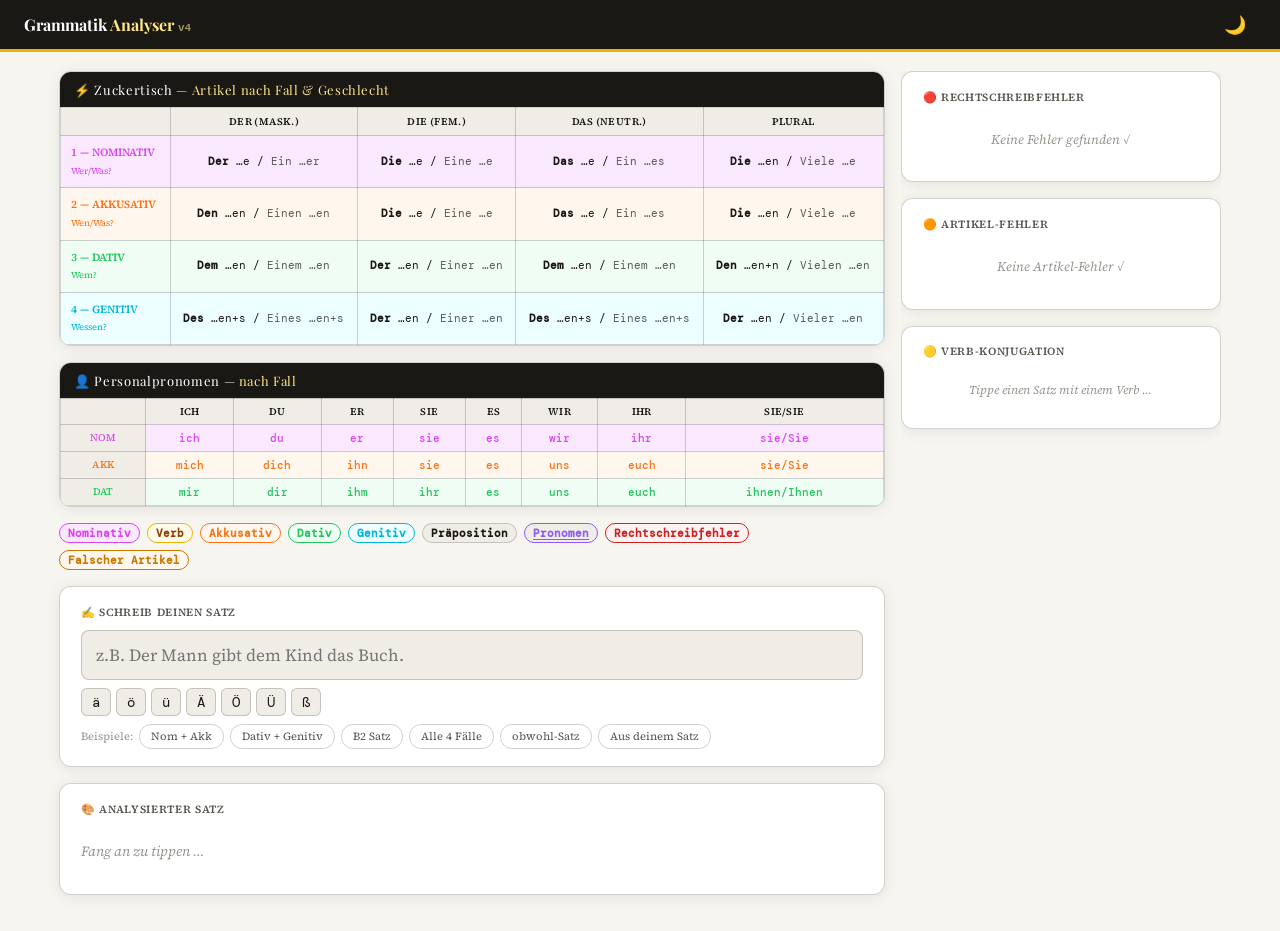
<file: 02_Grammatik_Analyser_v4b.html>
<!DOCTYPE html>
<html lang="de">
<head>
<meta charset="UTF-8">
<meta name="viewport" content="width=device-width, initial-scale=1.0">
<title>Grammatik-Analyser v4</title>
<link href="https://fonts.googleapis.com/css2?family=DM+Mono:wght@400;500&family=Playfair+Display:wght@400;600;700&family=Source+Serif+4:opsz,wght@8..60,300;8..60,400;8..60,500&display=swap" rel="stylesheet">
<style>
:root {
  --bg:#f7f5f0;--surface:#fff;--surface2:#f0ede6;--border:rgba(0,0,0,0.1);--border2:rgba(0,0,0,0.18);
  --text:#1a1814;--text2:#5a5650;--text3:#9a9690;--radius:12px;--radius-sm:8px;--shadow:0 2px 16px rgba(0,0,0,0.08);
  --nom:#d946ef;--nom-bg:#fae8ff;--verb:#eab308;--verb-bg:#fefce8;
  --akk:#f97316;--akk-bg:#fff7ed;--dat:#22c55e;--dat-bg:#f0fdf4;
  --gen:#06b6d4;--gen-bg:#ecfeff;--prep:#1a1814;--prep-bg:#f0ede6;--pron:#8b5cf6;
  --spell-err:#cc2222;--art-err:#cc7700;
}
body.dark{
  --bg:#161412;--surface:#1f1c19;--surface2:#2a2620;--border:rgba(255,255,255,0.08);--border2:rgba(255,255,255,0.15);
  --text:#e8e4dc;--text2:#a09890;--text3:#6a6258;
  --nom-bg:#3d1a4a;--verb-bg:#3a3000;--akk-bg:#3a1a00;--dat-bg:#0a2e14;--gen-bg:#002a30;--prep-bg:#2a2620;
}
*{box-sizing:border-box;margin:0;padding:0;}
body{font-family:'Source Serif 4',serif;background:var(--bg);color:var(--text);min-height:100vh;transition:background .3s,color .3s;}

/* NAV */
.nav{background:var(--text);padding:0 1.5rem;display:flex;align-items:center;justify-content:space-between;border-bottom:3px solid var(--verb);position:sticky;top:0;z-index:100;}
.brand{font-family:'Playfair Display',serif;font-size:16px;color:#fff;font-weight:700;padding:14px 0;}
.brand span{color:#fde68a;}
.nav-right{display:flex;align-items:center;gap:8px;}
.dark-btn{background:none;border:none;font-size:18px;cursor:pointer;padding:10px;color:#fff;}

/* TWO COLUMN LAYOUT */
.page{display:grid;grid-template-columns:1fr 320px;gap:16px;padding:1.2rem;max-width:1200px;margin:0 auto;}
@media(max-width:780px){.page{grid-template-columns:1fr;}}
.main-col{min-width:0;}
.side-col{min-width:0;}

/* CARDS */
.card{background:var(--surface);border:0.5px solid var(--border2);border-radius:var(--radius);padding:1.1rem 1.3rem;margin-bottom:1rem;box-shadow:var(--shadow);}
.card-title{font-size:11px;font-weight:600;text-transform:uppercase;letter-spacing:.06em;color:var(--text2);margin-bottom:10px;display:flex;align-items:center;gap:6px;}

/* SUGAR TABLE */
.sugar-wrap{background:var(--surface);border:0.5px solid var(--border2);border-radius:var(--radius);overflow:hidden;margin-bottom:1rem;box-shadow:var(--shadow);}
.sugar-title{background:var(--text);color:#fff;font-family:'Playfair Display',serif;font-size:13px;padding:9px 14px;letter-spacing:.05em;}
.sugar-title span{color:#fde68a;}
.g-table{width:100%;border-collapse:collapse;font-size:12px;}
.g-table th{padding:7px 8px;font-weight:600;font-size:10px;text-transform:uppercase;letter-spacing:.04em;text-align:center;border:0.5px solid var(--border2);background:var(--surface2);}
.g-table td{padding:8px 8px;text-align:center;border:0.5px solid var(--border2);font-family:'DM Mono',monospace;font-size:11px;line-height:1.6;}
.g-table .rl{font-family:'Source Serif 4',serif;font-weight:600;font-size:11px;text-align:left;padding-left:10px;white-space:nowrap;}
.rn{background:var(--nom-bg)!important;}.rn .rl{color:var(--nom);}
.ra{background:var(--akk-bg)!important;}.ra .rl{color:var(--akk);}
.rd{background:var(--dat-bg)!important;}.rd .rl{color:var(--dat);}
.rg{background:var(--gen-bg)!important;}.rg .rl{color:var(--gen);}

/* PRONOUN TABLE */
.pron-table{width:100%;border-collapse:collapse;font-size:11px;}
.pron-table th{padding:6px 5px;font-weight:600;font-size:10px;text-transform:uppercase;letter-spacing:.03em;text-align:center;border:0.5px solid var(--border2);background:var(--surface2);}
.pron-table td{padding:6px 5px;text-align:center;border:0.5px solid var(--border2);font-family:'DM Mono',monospace;font-size:11px;}
.pr-nom{background:var(--nom-bg);}.pr-akk{background:var(--akk-bg);}.pr-dat{background:var(--dat-bg);}
.pr-nom td,.pr-nom th{color:var(--nom);font-weight:500;}
.pr-akk td,.pr-akk th{color:var(--akk);font-weight:500;}
.pr-dat td,.pr-dat th{color:var(--dat);font-weight:500;}

/* LEGEND */
.legend{display:flex;flex-wrap:wrap;gap:7px;margin-bottom:1rem;}
.leg{display:flex;align-items:center;gap:5px;font-size:11px;color:var(--text2);}
.lchip{padding:2px 8px;border-radius:16px;font-size:11px;font-weight:600;font-family:'DM Mono',monospace;}
.cn{background:var(--nom-bg);color:var(--nom);border:1.5px solid var(--nom);}
.cv{background:var(--verb-bg);color:#92400e;border:1.5px solid var(--verb);}
.ca{background:var(--akk-bg);color:var(--akk);border:1.5px solid var(--akk);}
.cd{background:var(--dat-bg);color:var(--dat);border:1.5px solid var(--dat);}
.cg{background:var(--gen-bg);color:var(--gen);border:1.5px solid var(--gen);}
.cp{background:var(--prep-bg);color:var(--prep);border:1.5px solid var(--border2);font-weight:800;}
.cpr{background:var(--surface2);color:var(--pron);border:1.5px solid var(--pron);text-decoration:underline;text-underline-offset:2px;}
.csp{background:#fef2f2;color:var(--spell-err);border:1.5px solid var(--spell-err);}
.car{background:#fff7ed;color:var(--art-err);border:1.5px solid var(--art-err);}

/* INPUT */
.sentence-input{width:100%;padding:12px 14px;font-size:17px;font-family:'Source Serif 4',serif;border:0.5px solid var(--border2);border-radius:var(--radius-sm);background:var(--surface2);color:var(--text);outline:none;transition:border-color .2s;}
.sentence-input:focus{border-color:var(--verb);}
.kb-row{display:flex;gap:5px;margin-top:8px;flex-wrap:wrap;}
.kb-btn{padding:4px 10px;border-radius:6px;border:0.5px solid var(--border2);font-size:14px;cursor:pointer;background:var(--surface2);color:var(--text);font-family:'DM Mono',monospace;transition:all .15s;}
.kb-btn:hover{background:var(--nom-bg);}
.ex-row{display:flex;gap:6px;flex-wrap:wrap;margin-top:8px;}
.ex-btn{padding:4px 11px;border-radius:12px;border:0.5px solid var(--border2);font-size:11px;cursor:pointer;background:transparent;color:var(--text2);font-family:'Source Serif 4',serif;transition:all .15s;}
.ex-btn:hover{background:var(--surface2);}

/* OUTPUT */
.highlighted{font-size:19px;line-height:2.4;font-family:'Source Serif 4',serif;word-wrap:break-word;min-height:50px;}
.empty-msg{font-size:14px;color:var(--text3);font-style:italic;}

/* WORD HIGHLIGHTS */
.wn{background:var(--nom-bg);color:var(--nom);border-radius:4px;padding:1px 5px;font-weight:600;border-bottom:2.5px solid var(--nom);}
.wv{background:var(--verb-bg);color:#92400e;border-radius:4px;padding:1px 5px;font-weight:600;border-bottom:2.5px solid var(--verb);}
.wa{background:var(--akk-bg);color:var(--akk);border-radius:4px;padding:1px 5px;font-weight:600;border-bottom:2.5px solid var(--akk);}
.wd{background:var(--dat-bg);color:var(--dat);border-radius:4px;padding:1px 5px;font-weight:600;border-bottom:2.5px solid var(--dat);}
.wg{background:var(--gen-bg);color:var(--gen);border-radius:4px;padding:1px 5px;font-weight:600;border-bottom:2.5px solid var(--gen);}
.wp{font-weight:800;border-bottom:2px dotted var(--prep);}
.wpr{color:var(--pron);border-bottom:2px solid var(--pron);font-style:italic;}
.wsp{border-bottom:2.5px solid var(--spell-err);background:rgba(204,34,34,0.1);border-radius:2px;cursor:help;}
.war2{border-bottom:2.5px solid var(--art-err);background:rgba(204,119,0,0.1);border-radius:2px;cursor:help;}
.wlbl{font-size:9px;vertical-align:super;font-family:'DM Mono',monospace;margin-left:1px;opacity:.7;}

/* STOMPVI */
.stomp-table{width:100%;border-collapse:collapse;}
.stomp-table th{padding:7px 6px;font-size:10px;font-weight:600;text-transform:uppercase;letter-spacing:.04em;text-align:center;border:0.5px solid var(--border);background:var(--surface2);}
.stomp-table td{padding:9px 8px;border:0.5px solid var(--border);text-align:center;font-size:13px;min-width:55px;vertical-align:top;}
.stomp-table td.filled{background:var(--surface2);}
.stomp-table td.empty{color:var(--text3);font-size:11px;}
.sts{border-top:3px solid var(--nom)!important;}.stv{border-top:3px solid var(--verb)!important;}
.stt{border-top:3px solid #94a3b8!important;}.sto{border-top:3px solid var(--akk)!important;}
.stm{border-top:3px solid #a78bfa!important;}.stp{border-top:3px solid #f43f5e!important;}
.stv2{border-top:3px solid var(--dat)!important;}
.stomp-note{font-size:12px;color:var(--text2);padding:7px 12px;border-top:0.5px solid var(--border);}

/* SIDE PANEL */
.side-section{margin-bottom:12px;}
.side-title{font-size:10px;font-weight:600;text-transform:uppercase;letter-spacing:.07em;color:var(--text3);margin-bottom:6px;padding-bottom:4px;border-bottom:0.5px solid var(--border);}

/* ERROR LIST */
.err-list{display:flex;flex-direction:column;gap:6px;}
.err-item{border-radius:var(--radius-sm);padding:8px 10px;font-size:12px;line-height:1.6;}
.err-spell-item{background:#fef2f2;border:0.5px solid rgba(204,34,34,0.3);color:#7f1d1d;}
.err-art-item{background:#fff7ed;border:0.5px solid rgba(204,119,0,0.3);color:#7c2d12;}
.err-word{font-family:'DM Mono',monospace;font-weight:600;font-size:13px;}
.err-correct{font-family:'DM Mono',monospace;color:var(--dat);font-weight:600;}
.err-empty{font-size:13px;color:var(--text3);text-align:center;padding:1rem;font-style:italic;}

/* VERB PANEL */
.verb-panel{background:var(--verb-bg);border:0.5px solid rgba(234,179,8,0.4);border-radius:var(--radius-sm);padding:10px 12px;}
.verb-name{font-family:'Playfair Display',serif;font-size:16px;font-weight:600;color:#92400e;margin-bottom:8px;}
.verb-grid{display:grid;grid-template-columns:1fr 1fr;gap:4px;}
.verb-row{display:flex;justify-content:space-between;align-items:center;padding:3px 6px;border-radius:4px;font-size:12px;}
.verb-row:nth-child(odd){background:rgba(234,179,8,0.1);}
.verb-pron{color:var(--text2);font-family:'DM Mono',monospace;}
.verb-form{font-family:'DM Mono',monospace;font-weight:500;color:#92400e;}
.verb-empty{font-size:12px;color:var(--text3);text-align:center;padding:.8rem;font-style:italic;}

/* BREAKDOWN CHIPS */
.bd-grid{display:flex;gap:6px;flex-wrap:wrap;}
.bd-chip{display:flex;align-items:center;gap:4px;background:var(--surface2);border-radius:6px;padding:4px 8px;font-size:12px;}
.bd-w{font-family:'DM Mono',monospace;font-weight:500;}
.bd-c{font-size:10px;padding:1px 5px;border-radius:6px;font-weight:600;}

/* INFO BOX */
.info-box{background:var(--verb-bg);border:0.5px solid rgba(234,179,8,.35);border-radius:var(--radius-sm);padding:8px 12px;font-size:12px;color:#78350f;line-height:1.7;margin-top:8px;}

/* SCROLLABLE SIDE */
.side-scroll{position:sticky;top:70px;max-height:calc(100vh - 80px);overflow-y:auto;}
</style>
</head>
<body>

<div class="nav">
  <div class="brand">Grammatik <span>Analyser</span> <span style="font-size:11px;opacity:.6;font-family:monospace">v4</span></div>
  <div class="nav-right">
    <button class="dark-btn" id="dark-btn" onclick="toggleDark()">🌙</button>
  </div>
</div>

<div class="page">

<!-- ══════════════ MAIN COLUMN ══════════════ -->
<div class="main-col">

  <!-- SUGAR TABLE -->
  <div class="sugar-wrap">
    <div class="sugar-title">⚡ Zuckertisch — <span>Artikel nach Fall &amp; Geschlecht</span></div>
    <table class="g-table">
      <thead><tr>
        <th style="background:var(--surface2)"></th>
        <th>DER (Mask.)</th><th>DIE (Fem.)</th><th>DAS (Neutr.)</th><th>PLURAL</th>
      </tr></thead>
      <tbody>
        <tr class="rn"><td class="rl">1 — NOMINATIV<br><span style="font-size:9px;font-weight:400">Wer/Was?</span></td>
          <td><b>Der</b> …e / <span style="opacity:.7">Ein …er</span></td><td><b>Die</b> …e / <span style="opacity:.7">Eine …e</span></td>
          <td><b>Das</b> …e / <span style="opacity:.7">Ein …es</span></td><td><b>Die</b> …en / <span style="opacity:.7">Viele …e</span></td></tr>
        <tr class="ra"><td class="rl">2 — AKKUSATIV<br><span style="font-size:9px;font-weight:400">Wen/Was?</span></td>
          <td><b>Den</b> …en / <span style="opacity:.7">Einen …en</span></td><td><b>Die</b> …e / <span style="opacity:.7">Eine …e</span></td>
          <td><b>Das</b> …e / <span style="opacity:.7">Ein …es</span></td><td><b>Die</b> …en / <span style="opacity:.7">Viele …e</span></td></tr>
        <tr class="rd"><td class="rl">3 — DATIV<br><span style="font-size:9px;font-weight:400">Wem?</span></td>
          <td><b>Dem</b> …en / <span style="opacity:.7">Einem …en</span></td><td><b>Der</b> …en / <span style="opacity:.7">Einer …en</span></td>
          <td><b>Dem</b> …en / <span style="opacity:.7">Einem …en</span></td><td><b>Den</b> …en+n / <span style="opacity:.7">Vielen …en</span></td></tr>
        <tr class="rg"><td class="rl">4 — GENITIV<br><span style="font-size:9px;font-weight:400">Wessen?</span></td>
          <td><b>Des</b> …en+s / <span style="opacity:.7">Eines …en+s</span></td><td><b>Der</b> …en / <span style="opacity:.7">Einer …en</span></td>
          <td><b>Des</b> …en+s / <span style="opacity:.7">Eines …en+s</span></td><td><b>Der</b> …en / <span style="opacity:.7">Vieler …en</span></td></tr>
      </tbody>
    </table>
  </div>

  <!-- PRONOUN TABLE -->
  <div class="sugar-wrap">
    <div class="sugar-title">👤 Personalpronomen — <span>nach Fall</span></div>
    <table class="pron-table">
      <thead><tr>
        <th></th><th>ICH</th><th>DU</th><th>ER</th><th>SIE</th><th>ES</th><th>WIR</th><th>IHR</th><th>SIE/Sie</th>
      </tr></thead>
      <tbody>
        <tr class="pr-nom"><th>NOM</th><td>ich</td><td>du</td><td>er</td><td>sie</td><td>es</td><td>wir</td><td>ihr</td><td>sie/Sie</td></tr>
        <tr class="pr-akk"><th>AKK</th><td>mich</td><td>dich</td><td>ihn</td><td>sie</td><td>es</td><td>uns</td><td>euch</td><td>sie/Sie</td></tr>
        <tr class="pr-dat"><th>DAT</th><td>mir</td><td>dir</td><td>ihm</td><td>ihr</td><td>es</td><td>uns</td><td>euch</td><td>ihnen/Ihnen</td></tr>
      </tbody>
    </table>
  </div>

  <!-- LEGEND -->
  <div class="legend">
    <div class="leg"><span class="lchip cn">Nominativ</span></div>
    <div class="leg"><span class="lchip cv">Verb</span></div>
    <div class="leg"><span class="lchip ca">Akkusativ</span></div>
    <div class="leg"><span class="lchip cd">Dativ</span></div>
    <div class="leg"><span class="lchip cg">Genitiv</span></div>
    <div class="leg"><span class="lchip cp">Präposition</span></div>
    <div class="leg"><span class="lchip cpr">Pronomen</span></div>
    <div class="leg"><span class="lchip csp">Rechtschreibfehler</span></div>
    <div class="leg"><span class="lchip car">Falscher Artikel</span></div>
  </div>

  <!-- INPUT -->
  <div class="card">
    <div class="card-title">✍️ Schreib deinen Satz</div>
    <input class="sentence-input" id="sentence-in" type="text"
      placeholder="z.B. Der Mann gibt dem Kind das Buch."
      oninput="analyse()" autocomplete="off" autocorrect="off" spellcheck="false"/>
    <div class="kb-row">
      <button class="kb-btn" onclick="ins('ä')">ä</button><button class="kb-btn" onclick="ins('ö')">ö</button>
      <button class="kb-btn" onclick="ins('ü')">ü</button><button class="kb-btn" onclick="ins('Ä')">Ä</button>
      <button class="kb-btn" onclick="ins('Ö')">Ö</button><button class="kb-btn" onclick="ins('Ü')">Ü</button>
      <button class="kb-btn" onclick="ins('ß')">ß</button>
    </div>
    <div class="ex-row">
      <span style="font-size:11px;color:var(--text3);align-self:center">Beispiele:</span>
      <button class="ex-btn" onclick="setEx('Der Mann fährt das Auto auf der Straße.')">Nom + Akk</button>
      <button class="ex-btn" onclick="setEx('Der Hund frisst den Apfel in dem Garten der Frau.')">Dativ + Genitiv</button>
      <button class="ex-btn" onclick="setEx('Ich lerne jeden Tag Deutsch, weil ich nach Deutschland ziehen möchte.')">B2 Satz</button>
      <button class="ex-btn" onclick="setEx('Der Lehrer gibt dem Kind das Buch des Autors.')">Alle 4 Fälle</button>
      <button class="ex-btn" onclick="setEx('Obwohl ich manchmal müde bin, lerne ich trotzdem jeden Tag Deutsch.')">obwohl-Satz</button>
      <button class="ex-btn" onclick="setEx('Ich möchte heute meinem Motorrad waschen, weil es schmutzig ist.')">Aus deinem Satz</button>
    </div>
  </div>

  <!-- OUTPUT -->
  <div class="card">
    <div class="card-title">🎨 Analysierter Satz</div>
    <div class="highlighted" id="output">
      <span class="empty-msg">Fang an zu tippen …</span>
    </div>
    <div class="info-box" id="info-box" style="display:none"></div>
  </div>

  <!-- BREAKDOWN -->
  <div class="card" id="breakdown-card" style="display:none">
    <div class="card-title">📋 Wort-für-Wort</div>
    <div class="bd-grid" id="breakdown-grid"></div>
  </div>

  <!-- STOMPVI -->
  <div class="card" id="stompvi-card" style="display:none">
    <div class="card-title">📐 STOMPVI — Satzstruktur</div>
    <table class="stomp-table">
      <thead><tr>
        <th class="sts" style="color:var(--nom)">S<br>Subjekt</th>
        <th class="stv" style="color:#92400e">v1<br>Verb</th>
        <th class="stt">T<br>Zeit</th>
        <th class="sto" style="color:var(--akk)">O<br>Objekt</th>
        <th class="stm">M<br>Weise</th>
        <th class="stp">P<br>Ort</th>
        <th class="stv2" style="color:var(--dat)">v2<br>Verb 2</th>
      </tr></thead>
      <tbody><tr>
        <td class="sts empty" id="st-s">—</td><td class="stv empty" id="st-v">—</td>
        <td class="stt empty" id="st-t">—</td><td class="sto empty" id="st-o">—</td>
        <td class="stm empty" id="st-m">—</td><td class="stp empty" id="st-p">—</td>
        <td class="stv2 empty" id="st-v2">—</td>
      </tr></tbody>
    </table>
    <div class="stomp-note" id="stomp-note"></div>
  </div>

</div><!-- end main-col -->

<!-- ══════════════ SIDE COLUMN ══════════════ -->
<div class="side-col">
<div class="side-scroll">

  <!-- SPELL ERRORS -->
  <div class="card">
    <div class="card-title">🔴 Rechtschreibfehler</div>
    <div id="spell-panel"><div class="err-empty">Keine Fehler gefunden ✓</div></div>
  </div>

  <!-- ARTICLE ERRORS -->
  <div class="card">
    <div class="card-title">🟠 Artikel-Fehler</div>
    <div id="art-panel"><div class="err-empty">Keine Artikel-Fehler ✓</div></div>
  </div>

  <!-- VERB CONJUGATION -->
  <div class="card">
    <div class="card-title">🟡 Verb-Konjugation</div>
    <div id="verb-panel"><div class="verb-empty">Tippe einen Satz mit einem Verb …</div></div>
  </div>

</div>
</div><!-- end side-col -->

</div><!-- end page -->

<script>
// ══════ DARK MODE ══════
let isDark=false;
function toggleDark(){isDark=!isDark;document.body.classList.toggle('dark',isDark);document.getElementById('dark-btn').textContent=isDark?'☀️':'🌙';localStorage.setItem('ga-dark',isDark);}
if(localStorage.getItem('ga-dark')==='true'){isDark=true;document.body.classList.add('dark');document.getElementById('dark-btn').textContent='☀️';}

// ══════ KEYBOARD ══════
function ins(c){const i=document.getElementById('sentence-in');const s=i.selectionStart,e=i.selectionEnd;i.value=i.value.slice(0,s)+c+i.value.slice(e);i.selectionStart=i.selectionEnd=s+1;i.focus();analyse();}
function setEx(t){document.getElementById('sentence-in').value=t;analyse();}

// ══════ B2 DICTIONARY ══════
const DICT=new Set(["abend","abendessen","aber","abfahren","abgefahren","abitur","ablehnen","abschließend","abschluss","abteilung","acht","achte","achtzehn","achtzig","adresse","aktuell","akzent","alle","allein","allem","allerdings","allergie","alles","allmählich","als","also","alt","alter","altmodisch","am","am ende","ampel","an","anbei","andere","andererseits","anders","anfangen","angebot","angefangen","angekommen","angenehm","angepasst","angst","anhängen","ankommen","ankündigen","anpasse","anpassen","anpasst","anrufen","ans","anschließend","ansicht","anstatt","anstatt zu","antworten","anziehen","apfel","apotheke","app","april","arbeit","arbeite","arbeiten","arbeitest","arbeitet","arbeitete","arbeiteten","arbeitnehmer","argument","argumentieren","arm","arme","artikel","arzt","auch","auf","auf der anderen seite","auf der einen seite","auf jeden fall","auf wiedersehen","aufgabe","aufgeben","aufgehört","aufgemacht","aufgepasst","aufgeregt","aufgeräumt","aufgestanden","aufgewachsen","aufgrund","aufhören","aufmachen","aufmerksamkeit","aufpassen","aufregend","aufräumen","aufstehen","aufwachsen","aufzug","auge","augen","august","aus","ausbildung","ausflug","ausgabe","ausgaben","ausgeben","ausgegangen","ausgehen","ausgestiegen","ausreichend","ausruhen","ausschalten","aussprache","aussteigen","ausstellung","ausweis","auto","autobahn","automatisierung","autos","außer","außerdem","außerhalb","babies","baby","backen","badezimmer","bahn","bahnhof","bald","balkon","banane","bananen","bank","bargeld","basketball","bauch","bauen","baum","beantragen","bedauerlicherweise","bedeuten","bedeutet","bedeutete","befördern","befürchten","begann","begeistert","beginne","beginnen","beginnst","beginnt","begonnen","behandeln","behandlung","beheben","bei","beigefügt","beim","bein","beine","beispielsweise","beitragen","bekannte","bekannten","bekannter","bemerken","benutzen","benzin","beobachten","bequem","bereits","berg","berge","bericht","berichten","beruf","berufe","beruflich","berufsschule","beschreiben","beschädigen","besonders","besprechung","besser","best","bestehen","bestellen","bestätigen","besuchen","besuchst","besucht","besuchte","betrieb","bett","betten","bevor","bevölkerung","bewegung","bewerben","bewirken","bewölkt","bezahlen","beziehungsweise","bezüglich","bier","bildschirm","bildung","billig","bin","bis","bis bald","bis morgen","bist","bitte","bitte schön","bitten","blau","bleibe","bleiben","bleibst","bleibt","blieb","blieben","blume","blumen","boden","bon","boutique","brachte","braun","breit","breite","brettspiel","brief","bringen","bringst","bringt","brot","bruder","brötchen","brüder","buch","buchhandlung","buchung","bundesstraße","bunt","bus","bushaltestelle","butter","bäckerei","bäume","bücher","bügeln","bürger","büro","café","camping","cent","chance","chef","chefin","chefs","computer","computerspiel","cousin","cousine","da","dach","dachte","dachte nach","dachten","dachtest","daher","damit","danach","dankbar","danke","danke schön","dann","darf","darfst","darum","darüber","darüber hinaus","das","dass","daten","datum","dauere","dauerhaft","dauern","dauerst","dauert","dauerte","debattieren","decke","definitiv","dein","deine","deinem","deinen","deiner","deines","dem","demokratie","den","denke","denken","denkst","denkt","denkt nach","denn","dennoch","der","des","deshalb","dessert","deswegen","deutlich","deutsch","dezember","dich","die","dienstag","diese","diesel","diesem","diesen","dieser","dieses","digital","digitalisierung","diplomarbeit","dir","direkt","diskutieren","doch","dollar","donnerstag","doppelzimmer","dort","draußen","drei","dreimal","dreizehn","dreißig","dritte","drucker","du","dunkel","durch","durchfallen","durchführen","durfte","durften","durftest","durstig","dürfen","dürft","eben","ebenfalls","ebenso","effizient","effizienz","ehrlich","eigentlich","ein","eine","einem","einen","einer","einerseits","eines","einfach","eingang","eingekauft","eingeladen","eingeschränkt","eingestiegen","einige","einkaufen","einladen","einmal","einnahme","einnahmen","einrichten","eins","einsam","einschalten","einschränken","einschränkt","einsteigen","einstellen","eintrittskarte","einzelzimmer","eis","elektroauto","elf","eltern","email","empfangen","empfehlen","empfohlen","ende","enden","endest","endet","endete","energie","engagieren","englisch","entlang","entlassen","entscheiden","entscheidend","entscheidung","entscheidungen","entschuldigen","entschuldigung","entspannen","entspannt","enttäuscht","entwickeln","entwickelst","entwickelt","entwickelte","entwickelten","entwickle","entwicklung","er","erdbeere","erfahrung","erfolg","ergebnis","ergebnisse","erheblich","erholen","erholung","erinnern","erinnert","erinnerte","erkannt","erkannte","erkenne","erkennen","erkennst","erkennt","erkläre","erklären","erklärst","erklärt","erklärte","erkältung","erlauben","erleben","erlebt","erlebte","erledige","erledigen","erledigst","erledigt","erledigung","ermöglichen","ermöglicht","erneuerbar","ernst","ernährung","erreichen","erschwinglich","erschöpft","erste","erwachsene","erwarten","erwartet","erziehen","erzählen","es","essen","essig","esszimmer","etwas","euch","euer","eure","eurem","euren","eurer","eures","euro","europäisch","existieren","existiert","existierte","facebook","fach","fahre","fahren","fahrkarte","fahrkarten","fahrrad","fahrschein","fahrtkosten","fair","falle","fallen","falls","falsch","familie","familien","fand","fanden","fandst","farbe","farben","fast","faul","februar","fehler","feierabend","feiern","feiertag","fenster","ferien","fernarbeit","ferngesehen","fernsehen","festival","feststellen","fieber","fiel","film","filme","finanzieren","finde","finden","findest","findet","fing an","finger","firma","firmen","fisch","fische","fit","fitness","flach","fleisch","fleißig","fliegen","fliegt","flughafen","flugzeug","fluss","flüchtling","fokussieren","folglich","fordern","form","formen","fortbildung","foto","fotografieren","fotos","fragen","frau","frauen","freiheit","freitag","freizeit","fremdsprache","freund","freunde","freundin","freundinnen","freundlich","freundlichen","freundschaft","freut sich","freute sich","frisch","froh","frost","früh","früher","frühling","frühstück","fuhr","fuhr ab","fuhren","fuhrst","funktionieren","funktioniert","funktionierte","fuß","fußball","fächer","fähigkeit","fähigkeiten","fährst","fährt","fährt ab","fällst","fällt","fängt an","fördern","fühle","fühlen","fühlst","fühlt","fühlt sich","fühlte","fühlte sich","fühlten","fünf","fünfmal","fünfte","fünfzehn","fünfzig","für","fürs","füße","gab","gaben","gabst","ganz","garage","garantie","garten","gearbeitet","gebe","geben","geblieben","gebracht","geburtstag","geburtstagsfeier","gebären","gebühr","gedacht","gedauert","geduld","gedurft","geehrte","geehrten","geehrter","geendet","gefahren","gefallen","gefiel","gefordert","gefreut","gefunden","gefährlich","gefällt","gefördert","gefühlt","gegangen","gegeben","gegen","gegenseitig","gegenüber","geglaubt","gehabt","gehalt","gehangen","gehe","geheiratet","gehen","geholfen","gehst","geht","geht aus","geht schlafen","geht schwimmen","geht spazieren","geht weiter","gehören","gehört","gehörte","gekommen","gekonnt","gekostet","gelassen","gelb","geld","geldbeutel","gelegt","gelernt","gelesen","gelingen","gemacht","gemeinsam","gemeldet","gemocht","gemusst","gemüse","genannt","genau","genauso","genehmigen","generation","generell","genießen","genommen","genug","gepasst","gependelt","gepäck","geradeaus","gerechtigkeit","geregnet","gern","gern geschehen","gerne","geschlossen","geschneit","geschrieben","geschäft","gesehen","gesellschaft","gesellschaftlich","gesessen","gesetz","gesetze","gesetzt","gesicht","gesollt","gesprochen","gestanden","gestellt","gestern","gestiegen","gestresst","gesucht","gesund","gesundheit","gesunken","gewachsen","gewesen","gewicht","gewitter","gewohnt","gewollt","geworden","gewusst","gewährleisten","gewährleistet","gewürz","gezeigt","geändert","geärgert","geöffnet","gibst","gibt","ging","ging aus","ging schlafen","ging spazieren","ging weiter","gingen","gingst","glaube","glauben","glaubst","glaubt","glaubte","glaubten","gleich","gleichheit","gleichzeitig","global","glück","glücklich","grammatik","gras","gratis","grau","grippe","groß","großmutter","großvater","grund","grundsätzlich","gruppe","größe","größer","größt","grün","gründe","grüßen","gurke","gut","guten abend","guten morgen","guten tag","gym","günstig","haar","haare","habe","haben","habt","half","halfen","hallo","hals","halt","haltestelle","hand","handschuhe","handy","hast","hat","hat vor","hatte","hatte vor","hatten","hattest","hattet","haus","hausaufgabe","hausaufgaben","hause","heilen","heirate","heiraten","heiratest","heiratet","heiratete","heizung","heiß","heiße","heißen","heißt","helfen","hell","hemd","her","herbst","herunterladen","herz","heute","heute abend","heute mittag","heute morgen","heutzutage","hier","hiermit","hieß","hilfe","hilfsbereit","hilfst","hilft","himmel","hin","hinaus","hing","hingegen","hinsichtlich","hinten","hinter","hobby","hobbys","hoch","hochladen","hochschule","hochzeit","hoffen","hoffnung","homeoffice","hose","hostel","hotel","hund","hunde","hundert","hungrig","husten","hände","hängen","hängst","hängt","hässlich","häufig","häuser","höflich","höhe","hören","hört auf","hört zu","hörte auf","hörte zu","ich","ich bin der meinung dass","ich denke dass","ich glaube dass","ihm","ihn","ihnen","ihr","ihre","ihrem","ihren","ihrer","ihres","im","im allgemeinen","im großen und ganzen","im grunde","imbiss","immer","impfung","in","indem","indirekt","information","informieren","innerhalb","innovation","ins","insbesondere","insgesamt","insofern","instagram","integration","intelligenz","interessant","interessen","international","internet","interview","inzwischen","irgendwo","ist","ja","jacke","jahr","jahreszeit","januar","jede","jedem","jeden","jeder","jedes","jedoch","jemand","jetzt","job","jubiläum","juli","jung","junge","jungen","juni","jährlich","jünger","jüngst","kaffee","kakao","kalt","kam","kam an","kam zurück","kamen","kamst","kann","kannst","kantine","kaputt","karotte","karriere","karte","kartoffel","kartoffeln","kasse","katze","katzen","kaufen","kaufhaus","kauft ein","kaufte ein","kaum","kein","keine","keinem","keinen","keller","kellner","kellnerin","kennen","kennengelernt","kennenlerne","kennenlernen","kennenlernst","kennenlernt","kenntnisse","ki","kind","kinder","kino","kirche","kirsche","klar","klasse","klassen","klausur","kleid","kleidung","klein","kleiner","kleinst","klima","klimawandel","klug","knoblauch","kochen","koffer","kollege","kollegen","kollegin","komisch","komme","kommen","kommentieren","kommst","kommt","kommt an","kommt zurück","kommunikation","kompetenz","kompliziert","konferenz","konnte","konnten","konntest","konto","konzentrieren","konzert","kopf","kosten","kostenlos","kostet","kostete","krank","krankenhaus","krankheit","kreativ","kreditkarte","kreuzung","kritisch","kritisieren","kräuter","kuchen","kuh","kultur","kulturell","kulturen","kurs","kurz","kurzfristig","käse","können","könnt","küche","kühl","kündigen","kündigung","künstliche","küste","laden","lampe","lampen","land","lang","langfristig","langsam","langweilig","laptop","las","lasen","lasse","laufen","laut","leben","lebensmittel","leer","legen","legst","legt","legte","lehrer","lehrerin","leicht","leider","leise","lerne","lernen","lernst","lernt","lernt kennen","lernte","lernte kennen","lernten","lese","lesen","letzte","letztendlich","letztlich","liebe","lied","lieder","liest","ließ","ließen","lila","limonade","links","lohn","lokal","lud ein","luft","lunge","lustig","lädt ein","länder","länge","lässt","lösen","lösung","lösungen","mache","machen","machst","machst auf","machst zu","macht","macht auf","macht zu","machte","machten","mag","magen","magst","mahlzeit","mai","makler","mal","malen","man","manchmal","mann","mantel","marke","markt","material","maus","maßgeblich","medien","medikament","medium","meer","meeting","mehr","mehrmals","mein","meine","meinem","meinen","meiner","meiner meinung nach","meines","meinung","meinungen","meistens","melde","meldest","meldet","meldete","meldeten","mensch","menschen","metzgerei","mich","miete","mieten","mieter","migration","milch","million","minute","minuten","mir","missbrauchen","missbraucht","misserfolg","mit","mitarbeiter","miteinander","mithilfe","mittag","mittagessen","mitteilen","mittelfristig","mittlerweile","mittwoch","mochte","mochten","mochtest","mode","modern","monat","monatlich","mond","montag","morgen","moschee","motorrad","mund","museum","musik","muss","musst","musste","mussten","musstest","mut","mutter","mädchen","männer","märz","möbel","möchte","möchten","möchtest","möchtet","mögen","möglich","möglichkeit","mögt","müde","müll","müssen","müsst","mütze","nach","nachbar","nachbarin","nachbarn","nachdem","nachdenken","nachgedacht","nachhaltig","nachhaltigkeit","nachname","nachricht","nachrichten","nacht","nachteil","nachteile","nachtisch","nahm","nahmen","nahmst","name","nase","national","nationalität","natur","natürlich","nebel","neben","nebenkosten","neffe","negativ","nehme","nehmen","nein","nennen","nennt","nervös","nett","netzwerk","neu","neuer","neuest","neun","neunte","neunzehn","neunzig","neutral","nichte","nichts","nie","niedrig","niemand","nimmst","nimmt","nirgends","noch","normal","normalerweise","normen","notaufnahme","note","notfall","notwendig","november","nudeln","null","nur","nächste","nämlich","nötig","nützlich","ob","oben","obgleich","objektiv","obst","obwohl","oder","offen","oft","ohne","ohne zu","ohr","ohren","okay","oktober","oma","onkel","onlinemeeting","opa","operation","operieren","optimiert","orange","orangensaft","ordentlich","organisation","organisieren","paket","paprika","parkplatz","party","pass","passen","passieren","passiert","passierte","passt","passt auf","passte","passte auf","pech","pendeln","pendelst","pendelt","pension","persönlich","pfeffer","pferd","pflegen","pflicht","planen","platz","politik","politisch","portemonnaie","positiv","praktikum","praktisch","preis","preise","preiswert","privat","problem","probleme","produktivität","projekt","prüfen","prüfung","putzen","pünktlich","qualifikation","qualifiziert","qualität","quittung","rabatt","radfahren","raten","reagieren","realität","rechnung","recht","rechts","rechtzeitig","recyceln","recycling","regal","regale","regel","regelmäßig","regeln","regen","regierung","regional","regnen","regnet","regnete","reich","reis","reise","reisen","reiten","religion","renovieren","rente","reparieren","reservieren","reservierung","respekt","respektvoll","restaurant","retten","rezept","richtig","risiko","roboter","rock","rosa","rot","rucksack","räume","räumst auf","räumt auf","räumte auf","rücken","rückgabe","saft","sagen","sah","sah fern","sahen","sahst","salat","sale","salz","samstag","sank","satz","sauber","sauce","saß","saßen","schaf","schaffen","scheiden","scheitern","schicken","schiff","schlaf","schlafen","schlafen gehen","schlafzimmer","schlecht","schlechter","schließe","schließen","schließlich","schließt","schlimmst","schloss","schlüssel","schmal","schmerz","schmerzen","schmutzig","schnee","schneien","schneit","schneite","schnell","schokolade","schon","schrank","schreibe","schreiben","schreibst","schreibt","schrieb","schrieben","schränke","schuhe","schule","schulen","schulter","schutz","schutzgebiet","schwach","schwarz","schwein","schwer","schwester","schwestern","schwierig","schwimmen","schwimmen gegangen","schwimmen gehen","schön","schüler","schülerin","schützen","sechs","sechste","sechzehn","sechzig","see","sehe","sehen","sehr","seid","sein","seine","seinem","seinen","seiner","seines","seit","seitdem","sekunde","sekunden","selbst","selbstverständlich","selten","seltsam","seminar","september","serie","serien","setzen","setzt","setzte","show","sich","sich freuen","sich fühlen","sich ärgern","sicher","sichergestellt","sicherheit","sicherstellen","sie","sieben","siebte","siebzehn","siebzig","siehst","sieht","sieht fern","sind","singen","sinke","sinken","sinkst","sinkt","sinnlos","sinnvoll","sitze","sitzt","smartphone","snack","so","sobald","socken","sodass","sofa","sofern","sofort","software","sohn","solange","solar","soll","sollen","sollst","sollt","sollte","sollten","solltest","somit","sommer","sondern","sonig","sonne","sonntag","sorge","sorry","soweit","sowohl","sozial","soziale medien","sozialstaat","soße","spannend","sparen","spazierengegangen","spazierengehen","spiegel","spiel","spiele","spielen","spielzeug","sport","sprach","sprache","sprachen","spreche","sprechen","sprichst","spricht","spät","später","staat","staatlich","stadt","stand","stand auf","standen","standpunkt","stark","statt","stau","staubsaugen","steckenbleiben","stehe","stehst","steht","steht auf","steige","steigen","steigst","steigt","steigt aus","steigt ein","stelle","stellen","stellst","stellt","stellt vor","stellte","stellte vor","sterne","steuer","steuern","stieg","stieg aus","stieg ein","stolz","stornierung","strand","straße","straßenbahn","stress","strom","student","studentin","studieren","studiert","studium","stuhl","stunde","stunden","sturm","städte","stühle","subjektiv","suchen","suchst","sucht","suchte","suite","supermarkt","suppe","symptom","system","sätze","söhne","tablet","tablette","tag","tage","tal","tankstelle","tante","tanzen","tasche","taschen","tastatur","tatsächlich","tausend","taxi","team","technisch","technologie","tee","teilnehmen","telefon","telefonnummer","tempel","tennis","teppich","termin","terrasse","teuer","theater","theoretisch","ticket","tickets","tief","tiefe","tier","tiere","tisch","tische","tochter","tomate","tomaten","torte","total","tradition","tram","traube","traurig","treffen","treiben","treppe","trinken","trinkgeld","trotz","trotzdem","tschüss","typisch","täglich","töchter","tür","türen","ubahn","uhr","uhren","uhrzeit","um","um zu","ums","umtausch","umwelt","umweltfreundlich","umziehen","unangenehm","unbequem","unbezahlbar","und","unfall","unglücklich","universität","unmöglich","unnötig","unordentlich","unpünktlich","uns","unser","unsere","unserem","unseren","unserer","unseres","unsicher","unten","unter","unterkunft","unternehmen","unterricht","unterrichten","unterstützen","unterstützt","unterstützung","untersuchen","unterwäsche","unwahr","unwichtig","unzufrieden","unzuverlässig","urlaub","vater","veranstaltung","verantwortung","verantwortungsbewusst","verbessere","verbessern","verbesserst","verbessert","verbesserte","verbesserten","verbieten","verbracht","verbrachte","verbringen","verbringt","verdienen","vereinbart","verhindern","verkaufen","verkehr","verlangt","verletzung","verliebt","vermeiden","vermieter","verschieden","verschreiben","versicherung","verstand","verstanden","verstehe","verstehen","verstehst","versteht","verständlich","verständnis","versuchen","versuchst","versucht","versuchte","vertrag","vertrauen","verursachen","verwenden","veröffentlichen","video","videokonferenz","videos","videospiel","viel","viele","vielfältig","vielleicht","vielschichtig","vier","viermal","vierte","vierzehn","vierzig","vogel","vokabular","voll","vom","von","vor","vorangetrieben","vorantreiben","vorbereiten","vorgehabt","vorgeschlagen","vorgestellt","vorhaben","vorhang","vorlesung","vorname","vorne","vorschlagen","vorschrift","vorstellen","vorteil","vorteile","vorübergehend","vögel","wachse","wachsen","wahl","wahr","wahrscheinlich","wald","wand","wandern","wann","war","waren","warm","warnen","warst","wart","warten","wartezimmer","warum","was","waschen","wasser","website","weder","weg","wegen","weil","wein","weiterbildung","weiterentwickeln","weitergegangen","weitergehen","weiterhin","weitermachen","weiß","weißt","wenig","wenige","weniger","wenn","wer","werde","werden","werdet","werkstatt","werte","wesentlich","wetter","wg","wichtig","wichtiger","widersprechen","wie","wieder","wiederholen","wiese","will","willst","wind","winter","wir","wird","wirst","wirtschaftlich","wissen","wissenschaftlich","witzig","wo","woche","wochenende","wochenendtrip","wofür","woher","wohin","wohingegen","wohnen","wohngemeinschaft","wohnst","wohnt","wohnte","wohnung","wohnungen","wohnzimmer","wolke","wolken","wollen","wollt","wollte","wollten","wolltest","womit","workshop","wort","worüber","wuchs","wurde","wurden","wurdest","wurdet","wurst","wusste","wussten","wächst","wählen","während","wälder","wöchentlich","wörter","wütend","yoga","youtube","zahnarzt","zehn","zehnte","zeichnen","zeige","zeigen","zeigst","zeigt","zeigte","zeit","zeitgemäß","zeitschrift","zeitschriften","zeitung","zeitungen","zeitzone","zerstören","zeugnis","ziemlich","zimmer","zitrone","zu","zucker","zudem","zuerst","zufrieden","zug","zugehört","zugemacht","zuhören","zum","zum beispiel","zum schluss","zumachen","zumindest","zunächst","zur","zurückbleiben","zurückgeblieben","zurückgekommen","zurückkommen","zusammen","zusammenarbeit","zusammenfassend","zustimmen","zusätzlich","zuverlässig","zwanzig","zwar","zwei","zweifach","zweifeln","zweifältig","zweimal","zweischneidig","zweite","zwiebel","zwischen","zwölf","züge","ähnlich","älter","ältest","ändere","ändern","änderst","ändert","änderte","äpfel","ärgerlich","ärgert sich","ärgerte sich","ärztin","öffentlich","öffne","öffnen","öffnest","öffnet","öffnete","öfter","ökologisch","öl","über","überall","überhaupt","überlegen","übermäßig","überrascht","überwiegend","überzeugen","üblicherweise","übrigens"]);

// Personal errors from sessions
const MY_ERRORS={
  'arbeitswerl':'Arbeitswelt','arbeitsfrom':'Arbeitsform','penden':'pendeln',
  'kwalifisiert':'qualifiziert','breuchen':'brauchen','fähler':'Fehler',
  'verbersern':'verbessern','korriegieren':'korrigieren','emphelen':'empfehlen',
  'gluabe':'glaube','dammit':'damit','zusammenfassent':'Zusammenfassend',
  'anderseits':'Andererseits','kolegen':'Kollegen','produktief':'produktiv',
  'definief':'definitiv','noral':'normal','menchsen':'Menschen',
  'wahrent':'während','drausen':'draußen','heuzutage':'heutzutage',
  'machmal':'manchmal','swerig':'schwierig','darduch':'dadurch',
  'eingentlich':'eigentlich','passsieren':'passieren','verker':'Verkehr',
  'spandieren':'verbringen','bedeuted':'bedeutet','nocht':'noch',
  'digitalieserung':'Digitalisierung','schliesen':'schließen',
  'reallität':'Realität','montlich':'möglich','misbraucht':'missbraucht',
  'beperkt':'eingeschränkt','ergenwelchen':'irgendwelchen',
  'konsentrieren':'konzentrieren','beforted':'vorangetrieben',
  'producktevitäte':'Produktivität','einfacgher':'einfacher',
  'schnleller':'schneller','vorbleiben':'sich anpassen',
  'kulture':'Kulturen','sichelich':'ernsthaft',
  'scmutsich':'schmutzig','schmutzig':'schmutzig',
};

const SPELL_IGNORE=new Set(['ich','du','er','sie','es','wir','ihr','mich','dich','ihn','uns','euch','mir','dir','ihm','ihnen','sich','der','die','das','den','dem','des','ein','eine','einen','einem','einer','eines','kein','keine','und','oder','aber','denn','weil','dass','ob','wenn','als','obwohl','damit','während','sodass','indem','trotzdem','deshalb','einerseits','andererseits','zum','zur','beim','vom','im','am','ins','ans','nicht','auch','noch','schon','nun','dann','doch','ja','nein','so','sehr','nur','mal','eben','halt','etwas','alles','alle','viele','wenige','einige','hier','dort','da','jetzt','heute','morgen','gestern','immer','nie','oft','manchmal','bald','früher','später','bitte','danke','gern','meiner','meinem','meinen','dieser','diese','dieses','jeder','jede','jedes','heutzutage','andererseits','einerseits','sodass','obwohl','zusammenfassend','digitalisierung','homeoffice','ki','b2','a1','a2','c1','c2','wg','ok','okay','usw','bzw','etc','z','b','d','h']);

function spellOk(w){
  if(!w||w.length<=1)return true;
  const l=w.toLowerCase().replace(/[.,!?;:"]/g,'');
  if(!l||l.length<=1)return true;
  if(SPELL_IGNORE.has(l))return true;
  if(/^[0-9]+$/.test(l))return true;
  if(MY_ERRORS[l])return false;
  return DICT.has(l);
}

// ══════ GRAMMAR DATA ══════
const VERBS=new Set(['bin','bist','ist','sind','seid','war','warst','waren','wart','habe','hast','hat','haben','habt','hatte','hattest','hatten','werde','wirst','wird','werden','werdet','wurde','wurdest','wurden','kann','kannst','können','könnt','konnte','konnten','muss','musst','müssen','müsst','musste','mussten','will','willst','wollen','wollt','wollte','wollten','soll','sollst','sollen','sollt','sollte','sollten','darf','darfst','dürfen','dürft','durfte','durften','mag','magst','mögen','mögt','mochte','mochten','möchte','möchtest','möchten','möchtet','lerne','lernst','lernt','lernte','lernten','arbeite','arbeitest','arbeitet','arbeitete','arbeiteten','gehe','gehst','geht','ging','gingst','gingen','komme','kommst','kommt','kam','kamst','kamen','mache','machst','macht','machte','machten','nehme','nimmst','nimmt','nahm','nahmen','gebe','gibst','gibt','gab','gaben','sehe','siehst','sieht','sah','sahen','fahre','fährst','fährt','fuhr','fuhren','finde','findest','findet','fand','fanden','denke','denkst','denkt','dachte','dachten','glaube','glaubst','glaubt','glaubte','glaubten','fühle','fühlst','fühlt','fühlte','fühlten','weiß','weißt','wusste','wussten','spreche','sprichst','spricht','sprach','sprachen','schreibe','schreibst','schreibt','schrieb','schrieben','lese','liest','las','lasen','bleibe','bleibst','bleibt','blieb','blieben','stehe','stehst','steht','stand','standen','sitze','sitzt','saß','saßen','hilfe','hilfst','hilft','half','halfen','lasse','lässt','ließ','ließen','verstehe','verstehst','versteht','verstand','verstanden','melde','meldest','meldet','meldete','meldeten','verbessere','verbesserst','verbessert','verbesserte','verbesserten','entwickle','entwickelst','entwickelt','entwickelte','entwickelten','schließe','schließt','schloss','beginne','beginnst','beginnt','begann','ändere','änderst','ändert','änderte','fange','fängst','fängt','fing','trage','trägst','trägt','trug','waschen','wäschst','wäscht','wusch','wuschen','gemeldet','gelernt','gearbeitet','gegangen','gekommen','gemacht','genommen','gegeben','gesehen','gefahren','gefunden','gedacht','geglaubt','gefühlt','gewusst','gesprochen','geschrieben','gelesen','geblieben','gestanden','geholfen','gelassen','verstanden','verbessert','entwickelt','eingeschränkt','singen','singt','singst','sang','sangen','parken','parkt','parkst','parkte','zeichnen','zeichnet','zeichnest','zeichnete','frisst','fressen','fraß','frassen','trinkt','trinken','trank','tranken','waschen','wascht','wäschst','wusch','wuschen']);

const NOM_A=new Set(['der','die','das','ein','eine','mein','meine','dein','deine','sein','seine','ihr','ihre','unser','unsere','euer','eure','kein','keine','dieser','diese','dieses','jeder','jede','jedes']);
const AKK_A=new Set(['den','einen','meinen','deinen','seinen','ihren','unseren','euren','keinen','diesen','jeden']);
const DAT_A=new Set(['dem','einer','einem','meinem','meiner','deinem','deiner','seinem','seiner','ihrem','ihrer','unserem','unserer','eurem','eurer','keinem','keiner','diesem','dieser']);
const GEN_A=new Set(['des','des','eines','einer','meines','meiner','deines','deiner','seines','seiner','ihres','ihrer','unseres','unserer','eures','eurer','keines','keiner']);
const PRONOUNS=new Set(['ich','du','er','sie','es','wir','ihr','mich','dich','ihn','uns','euch','mir','dir','ihm','ihnen','sich']);
const ALL_PREPS=new Set(['an','auf','bei','bis','durch','für','gegen','hinter','in','mit','nach','neben','ohne','seit','über','um','unter','von','vor','während','wegen','zwischen','zu','aus','außer','außerhalb','innerhalb','trotz','statt','anstatt','aufgrund','mithilfe','gegenüber','entlang','zufolge','nächst']);
const SUB_CONJ=new Set(['weil','dass','obwohl','damit','während','sodass','indem','wenn','ob','als','bevor','nachdem','bis','seit','seitdem','falls','sofern']);
const TIME_W=new Set(['heute','morgen','gestern','jetzt','dann','immer','nie','oft','manchmal','selten','bald','früher','später','zuerst','danach','schließlich','jeden','täglich','heutzutage','abends','morgens','nachts','mittags','neulich','sofort','gleich','schon','noch','bereits']);

// Article errors — wrong article before noun
const ART_ERRORS=[
  {rx:/\b(der|den|dem)\s+(Meinung|Entscheidung|Lösung|Regel|Firma|Kommunikation|Balance|Realität|Verantwortung|Digitalisierung|Produktivität|Möglichkeit|Entwicklung|Arbeit|Zeit|Freiheit|Sicherheit|Wahl|Frage|Seite|Welt)\b/gi, correct:'die'},
  {rx:/\b(die|der)\s+(Vorteil|Nachteil|Verkehr|Stillstand|Arbeitsplatz|Vorschlag|Fehler|Satz|Computer|Beruf|Tag|Punkt|Schritt|Grund)\b/gi, correct:'der'},
  {rx:/\b(der|die)\s+(Homeoffice|Risiko|Kind|Problem|Ergebnis|Thema|System|Leben|Bild|Haus|Jahr|Land|Auto|Ziel)\b/gi, correct:'das'},
  {rx:/\b(bei die)\b/gi, correct:'bei der (Dativ)'},
  {rx:/\b(bei der Hause|bei der hause)\b/gi, correct:'zu Hause (fixed phrase!)'},
  {rx:/\b(bei dem Hause|bei dem hause)\b/gi, correct:'zu Hause (fixed phrase!)'},
  {rx:/\b(mit die)\b/gi, correct:'mit der/dem (Dativ)'},
  {rx:/\b(nach die)\b/gi, correct:'nach der/dem (Dativ)'},
  {rx:/\b(in die Realität)\b/gi, correct:'in der Realität (Dativ)'},
  {rx:/\b(für der)\b/gi, correct:'für die/den'},
  {rx:/\b(bei die Arbeit|bei der Arbeit)\b/gi, correct:'bei der Arbeit ✓ (bei + Dativ)'},
  {rx:/\b(auf die Straße)\b/gi, correct:'auf der Straße (Dativ — location)'},
  {rx:/\b(in die Schule)\b/gi, correct:'in der Schule (Dativ — location) or in die Schule (Akkusativ — going there)'},
];

// Verb conjugation table
const VERB_CONJ={
  'sein':     {ich:'bin',du:'bist','er/sie/es':'ist',wir:'sind',ihr:'seid','sie/Sie':'sind'},
  'haben':    {ich:'habe',du:'hast','er/sie/es':'hat',wir:'haben',ihr:'habt','sie/Sie':'haben'},
  'werden':   {ich:'werde',du:'wirst','er/sie/es':'wird',wir:'werden',ihr:'werdet','sie/Sie':'werden'},
  'können':   {ich:'kann',du:'kannst','er/sie/es':'kann',wir:'können',ihr:'könnt','sie/Sie':'können'},
  'müssen':   {ich:'muss',du:'musst','er/sie/es':'muss',wir:'müssen',ihr:'müsst','sie/Sie':'müssen'},
  'wollen':   {ich:'will',du:'willst','er/sie/es':'will',wir:'wollen',ihr:'wollt','sie/Sie':'wollen'},
  'sollen':   {ich:'soll',du:'sollst','er/sie/es':'soll',wir:'sollen',ihr:'sollt','sie/Sie':'sollen'},
  'dürfen':   {ich:'darf',du:'darfst','er/sie/es':'darf',wir:'dürfen',ihr:'dürft','sie/Sie':'dürfen'},
  'mögen':    {ich:'mag',du:'magst','er/sie/es':'mag',wir:'mögen',ihr:'mögt','sie/Sie':'mögen'},
  'möchten':  {ich:'möchte',du:'möchtest','er/sie/es':'möchte',wir:'möchten',ihr:'möchtet','sie/Sie':'möchten'},
  'gehen':    {ich:'gehe',du:'gehst','er/sie/es':'geht',wir:'gehen',ihr:'geht','sie/Sie':'gehen'},
  'kommen':   {ich:'komme',du:'kommst','er/sie/es':'kommt',wir:'kommen',ihr:'kommt','sie/Sie':'kommen'},
  'machen':   {ich:'mache',du:'machst','er/sie/es':'macht',wir:'machen',ihr:'macht','sie/Sie':'machen'},
  'lernen':   {ich:'lerne',du:'lernst','er/sie/es':'lernt',wir:'lernen',ihr:'lernt','sie/Sie':'lernen'},
  'arbeiten': {ich:'arbeite',du:'arbeitest','er/sie/es':'arbeitet',wir:'arbeiten',ihr:'arbeitet','sie/Sie':'arbeiten'},
  'fahren':   {ich:'fahre',du:'fährst','er/sie/es':'fährt',wir:'fahren',ihr:'fahrt','sie/Sie':'fahren'},
  'sehen':    {ich:'sehe',du:'siehst','er/sie/es':'sieht',wir:'sehen',ihr:'seht','sie/Sie':'sehen'},
  'lesen':    {ich:'lese',du:'liest','er/sie/es':'liest',wir:'lesen',ihr:'lest','sie/Sie':'lesen'},
  'geben':    {ich:'gebe',du:'gibst','er/sie/es':'gibt',wir:'geben',ihr:'gebt','sie/Sie':'geben'},
  'nehmen':   {ich:'nehme',du:'nimmst','er/sie/es':'nimmt',wir:'nehmen',ihr:'nehmt','sie/Sie':'nehmen'},
  'sprechen': {ich:'spreche',du:'sprichst','er/sie/es':'spricht',wir:'sprechen',ihr:'sprecht','sie/Sie':'sprechen'},
  'schreiben':{ich:'schreibe',du:'schreibst','er/sie/es':'schreibt',wir:'schreiben',ihr:'schreibt','sie/Sie':'schreiben'},
  'denken':   {ich:'denke',du:'denkst','er/sie/es':'denkt',wir:'denken',ihr:'denkt','sie/Sie':'denken'},
  'wissen':   {ich:'weiß',du:'weißt','er/sie/es':'weiß',wir:'wissen',ihr:'wisst','sie/Sie':'wissen'},
  'finden':   {ich:'finde',du:'findest','er/sie/es':'findet',wir:'finden',ihr:'findet','sie/Sie':'finden'},
  'helfen':   {ich:'helfe',du:'hilfst','er/sie/es':'hilft',wir:'helfen',ihr:'helft','sie/Sie':'helfen'},
  'waschen':  {ich:'wasche',du:'wäschst','er/sie/es':'wäscht',wir:'waschen',ihr:'wascht','sie/Sie':'waschen'},
  'verbessern':{ich:'verbessere',du:'verbesserst','er/sie/es':'verbessert',wir:'verbessern',ihr:'verbessert','sie/Sie':'verbessern'},
  'fühlen':   {ich:'fühle',du:'fühlst','er/sie/es':'fühlt',wir:'fühlen',ihr:'fühlt','sie/Sie':'fühlen'},
  'bleiben':  {ich:'bleibe',du:'bleibst','er/sie/es':'bleibt',wir:'bleiben',ihr:'bleibt','sie/Sie':'bleiben'},
};

// Map conjugated form → infinitive
const FORM_TO_INF={};
Object.entries(VERB_CONJ).forEach(([inf,forms])=>{
  Object.values(forms).forEach(f=>{ if(!FORM_TO_INF[f]) FORM_TO_INF[f]=inf; });
  FORM_TO_INF[inf]=inf;
});

// ══════ CLASSIFY TOKEN ══════
function classify(token,prev){
  const low=token.toLowerCase().replace(/[.,!?;:"]/g,'');
  if(!low)return 'punct';
  if(VERBS.has(low))return 'verb';
  if(PRONOUNS.has(low))return 'pron';
  if(ALL_PREPS.has(low))return 'prep';
  if(SUB_CONJ.has(low))return 'prep';
  if(GEN_A.has(low))return 'gen';
  if(DAT_A.has(low))return 'dat';
  if(AKK_A.has(low))return 'akk';
  if(NOM_A.has(low))return 'nom';
  const p1=prev[prev.length-1]?.toLowerCase().replace(/[.,!?;:]/g,'');
  const p2=prev[prev.length-2]?.toLowerCase().replace(/[.,!?;:]/g,'');
  if(p1){if(GEN_A.has(p1))return 'gen';if(DAT_A.has(p1))return 'dat';if(AKK_A.has(p1))return 'akk';if(NOM_A.has(p1))return 'nom';}
  if(p2){if(GEN_A.has(p2))return 'gen';if(DAT_A.has(p2))return 'dat';if(AKK_A.has(p2))return 'akk';if(NOM_A.has(p2))return 'nom';}
  if(token[0]===token[0].toUpperCase()&&/[A-ZÄÖÜ]/.test(token[0]))return 'noun';
  return 'other';
}

// ══════ MAIN ANALYSER ══════
function analyse(){
  const raw=document.getElementById('sentence-in').value;
  if(!raw.trim()){
    document.getElementById('output').innerHTML='<span class="empty-msg">Fang an zu tippen …</span>';
    ['stompvi-card','breakdown-card'].forEach(id=>document.getElementById(id).style.display='none');
    document.getElementById('info-box').style.display='none';
    clearSidePanels();return;
  }
  const tokens=raw.match(/[^\s]+/g)||[];
  const classified=[];
  for(let i=0;i<tokens.length;i++){
    classified.push({word:tokens[i],type:classify(tokens[i],tokens.slice(0,i))});
  }

  // Article error detection on raw string
  const artErrors=[];
  ART_ERRORS.forEach(({rx,correct})=>{
    let m;rx.lastIndex=0;
    while((m=rx.exec(raw))!==null){
      artErrors.push({wrong:m[0],correct,index:m.index});
    }
  });

  // Build highlighted HTML
  let html='';
  const spellErrors=[];
  classified.forEach(({word,type})=>{
    const clean=word.replace(/[.,!?;:"]/g,'');
    const punct=word.slice(clean.length);
    const low=clean.toLowerCase();
    // Check if this word is in an article error
    const isArtErr=artErrors.some(e=>raw.indexOf(e.wrong)>=0&&e.wrong.toLowerCase().includes(low));
    switch(type){
      case 'verb':   html+=`<span class="wv">${clean}<sup class="wlbl">V</sup></span>${punct} `;break;
      case 'pron':   html+=`<span class="wpr">${clean}<sup class="wlbl">PRO</sup></span>${punct} `;break;
      case 'prep':   html+=`<span class="wp">${clean}</span>${punct} `;break;
      case 'nom':    html+=`<span class="wn">${clean}<sup class="wlbl">NOM</sup></span>${punct} `;break;
      case 'akk':    html+=`<span class="wa">${clean}<sup class="wlbl">AKK</sup></span>${punct} `;break;
      case 'dat':    html+=`<span class="wd">${clean}<sup class="wlbl">DAT</sup></span>${punct} `;break;
      case 'gen':    html+=`<span class="wg">${clean}<sup class="wlbl">GEN</sup></span>${punct} `;break;
      case 'noun':
        if(isArtErr) html+=`<span class="war2" title="Falscher Artikel">${clean}</span>${punct} `;
        else {
          // If previous word was a verb or modal — this noun is likely Akkusativ (direct object)
          const prevType = classified[classified.indexOf(classified.find((t,i)=>i===classified.findIndex(x=>x===classified[classified.length-1&&i])))];
          // Simple heuristic: check if there's a verb before this noun without an article
          const prevWords = classified.slice(0, classified.findIndex(t=>t.word===word));
          const lastMeaningful = [...prevWords].reverse().find(t=>t.type!=='punct'&&t.type!=='other');
          if(lastMeaningful && lastMeaningful.type==='verb') {
            html+=`<span class="wa" title="Wahrscheinlich Akkusativ (direktes Objekt)">${clean}<sup class="wlbl">AKK?</sup></span>${punct} `;
          } else {
            html+=`${word} `;
          }
        }
        break;
      default:
        if(clean.length>1&&!spellOk(clean)){
          const correction=MY_ERRORS[low]||'?';
          spellErrors.push({wrong:clean,correct:correction});
          html+=`<span class="wsp" title="Möglicher Rechtschreibfehler → ${correction}">${clean}</span>${punct} `;
        } else {
          html+=`${word} `;
        }
    }
  });

  document.getElementById('output').innerHTML=html.trim();
  buildSidePanels(spellErrors,artErrors,classified,raw);
  buildBreakdown(classified);
  buildSTOMPVI(classified,raw);
  buildInfo(classified,raw);
}

// ══════ SIDE PANELS ══════
function clearSidePanels(){
  document.getElementById('spell-panel').innerHTML='<div class="err-empty">Keine Fehler gefunden ✓</div>';
  document.getElementById('art-panel').innerHTML='<div class="err-empty">Keine Artikel-Fehler ✓</div>';
  document.getElementById('verb-panel').innerHTML='<div class="verb-empty">Tippe einen Satz mit einem Verb …</div>';
}

function buildSidePanels(spellErrors,artErrors,classified,raw){
  // SPELL PANEL
  const sp=document.getElementById('spell-panel');
  if(!spellErrors.length){
    sp.innerHTML='<div class="err-empty">Keine Fehler gefunden ✓</div>';
  } else {
    const seen=new Set();
    sp.innerHTML='<div class="err-list">'+spellErrors.filter(e=>{if(seen.has(e.wrong))return false;seen.add(e.wrong);return true;}).map(e=>`
      <div class="err-item err-spell-item">
        <span class="err-word" style="color:var(--spell-err)">${e.wrong}</span>
        <span style="color:var(--text2)"> → </span>
        <span class="err-correct">${e.correct!=='?'?e.correct:'nicht im B2-Wörterbuch'}</span>
      </div>`).join('')+'</div>';
  }

  // ARTICLE PANEL
  const ap=document.getElementById('art-panel');
  if(!artErrors.length){
    ap.innerHTML='<div class="err-empty">Keine Artikel-Fehler ✓</div>';
  } else {
    const seen=new Set();
    ap.innerHTML='<div class="err-list">'+artErrors.filter(e=>{if(seen.has(e.wrong))return false;seen.add(e.wrong);return true;}).map(e=>`
      <div class="err-item err-art-item">
        <span class="err-word" style="color:var(--art-err)">${e.wrong}</span>
        <span style="color:var(--text2)"> → sollte </span>
        <span class="err-correct">${e.correct}</span>
        <span style="color:var(--text2)"> sein</span>
      </div>`).join('')+'</div>';
  }

  // VERB PANEL — show conjugation for found verbs
  const vp=document.getElementById('verb-panel');
  const foundVerbs=[...new Set(classified.filter(t=>t.type==='verb').map(t=>{
    const low=t.word.toLowerCase().replace(/[.,!?;:]/g,'');
    return FORM_TO_INF[low]||null;
  }).filter(Boolean))];

  if(!foundVerbs.length){
    vp.innerHTML='<div class="verb-empty">Kein Verb erkannt …</div>';
  } else {
    vp.innerHTML=foundVerbs.map(inf=>{
      const conj=VERB_CONJ[inf];
      if(!conj) return `<div class="verb-panel"><div class="verb-name">${inf}</div><div class="verb-empty">Konjugation nicht verfügbar</div></div>`;
      const rows=Object.entries(conj).map(([pron,form])=>`
        <div class="verb-row">
          <span class="verb-pron">${pron}</span>
          <span class="verb-form">${form}</span>
        </div>`).join('');
      return `<div class="verb-panel" style="margin-bottom:10px">
        <div class="verb-name">${inf}</div>
        <div class="verb-grid">${rows}</div>
      </div>`;
    }).join('<hr style="border:none;border-top:0.5px solid var(--border);margin:8px 0">');
  }
}

// ══════ BREAKDOWN ══════
function buildBreakdown(classified){
  const card=document.getElementById('breakdown-card');
  const interesting=classified.filter(t=>!['other','punct'].includes(t.type));
  if(!interesting.length){card.style.display='none';return;}
  card.style.display='block';
  const colors={verb:{bg:'var(--verb-bg)',color:'#92400e',l:'Verb'},pron:{bg:'var(--surface2)',color:'var(--pron)',l:'Pronomen'},prep:{bg:'var(--prep-bg)',color:'var(--prep)',l:'Präp.'},nom:{bg:'var(--nom-bg)',color:'var(--nom)',l:'Nom'},akk:{bg:'var(--akk-bg)',color:'var(--akk)',l:'Akk'},dat:{bg:'var(--dat-bg)',color:'var(--dat)',l:'Dat'},gen:{bg:'var(--gen-bg)',color:'var(--gen)',l:'Gen'},noun:{bg:'var(--surface2)',color:'var(--text2)',l:'Nomen'}};
  document.getElementById('breakdown-grid').innerHTML=interesting.map(({word,type})=>{
    const c=colors[type]||{bg:'var(--surface2)',color:'var(--text2)',l:type};
    const clean=word.replace(/[.,!?;:]/g,'');
    return `<div class="bd-chip"><span class="bd-w">${clean}</span><span class="bd-c" style="background:${c.bg};color:${c.color}">${c.l}</span></div>`;
  }).join('');
}

// ══════ STOMPVI ══════
function buildSTOMPVI(classified,raw){
  document.getElementById('stompvi-card').style.display='block';
  const lraw=raw.toLowerCase();
  const slots={s:'—',v:'—',t:'—',o:'—',m:'—',p:'—',v2:'—'};
  // Subject
  for(let i=0;i<classified.length;i++){
    const t=classified[i];
    if(t.type==='nom'||t.type==='pron'){
      let sg=[t.word];
      if(i+1<classified.length&&classified[i+1].type==='noun')sg.push(classified[i+1].word);
      slots.s=sg.join(' ');break;
    }
  }
  // Verbs
  const verbs=classified.filter(t=>t.type==='verb');
  if(verbs.length>0)slots.v=verbs[0].word;
  if(verbs.length>1)slots.v2=verbs[verbs.length-1].word;
  // Time
  classified.forEach(t=>{const l=t.word.toLowerCase().replace(/[.,!?;:]/g,'');if(TIME_W.has(l))slots.t=t.word;});
  if(lraw.includes('jeden tag'))slots.t='jeden Tag';
  if(lraw.includes('heute abend'))slots.t='heute Abend';
  if(lraw.includes('heute morgen'))slots.t='heute Morgen';
  // Object
  for(let i=0;i<classified.length;i++){
    const t=classified[i];
    if(t.type==='akk'){
      let og=[t.word];
      if(i+1<classified.length&&classified[i+1].type==='noun')og.push(classified[i+1].word);
      slots.o=og.join(' ');break;
    }
  }
  // Manner (connectors)
  if(lraw.includes('weil '))slots.m='weil …';
  else if(lraw.includes('obwohl '))slots.m='obwohl …';
  else if(lraw.includes('damit '))slots.m='damit …';
  else if(lraw.includes('indem '))slots.m='indem …';
  // Place
  const placePreps=['zu hause','in deutschland','im','am','beim','auf der','an der','bei der','nach hause','vor dem','hinter dem'];
  placePreps.forEach(p=>{
    if(lraw.includes(p)&&slots.p==='—'){
      const idx=lraw.indexOf(p);
      slots.p=raw.slice(idx).split(' ').slice(0,3).join(' ').replace(/[,]/g,'');
    }
  });
  // Update DOM
  Object.entries({s:'st-s',v:'st-v',t:'st-t',o:'st-o',m:'st-m',p:'st-p',v2:'st-v2'}).forEach(([k,id])=>{
    const el=document.getElementById(id);
    el.textContent=slots[k];
    el.className=el.className.replace(/\s*(filled|empty)/g,'')+(slots[k]==='—'?' empty':' filled');
  });
  // Note
  let note='';
  const subFound=[...SUB_CONJ].filter(c=>lraw.includes(c+' '));
  if(subFound.length>0)note=`⚠️ Nach "<b>${subFound[0]}</b>" → Verb geht ans <b>Ende</b> des Nebensatzes!`;
  else if(verbs.length>=2)note=`💡 <b>${verbs[0].word}</b> (Pos. 2) + <b>${verbs[verbs.length-1].word}</b> (Ende)`;
  else if(classified[0]&&!['nom','pron','verb'].includes(classified[0].type))
    note=`💡 Satz beginnt mit "<b>${classified[0].word}</b>" → Inversion: Verb kommt direkt danach!`;
  document.getElementById('stomp-note').innerHTML=note;
}

// ══════ INFO TIPS ══════
function buildInfo(classified,raw){
  const box=document.getElementById('info-box');
  const lraw=raw.toLowerCase();
  const tips=[];
  if(lraw.includes('bei die '))tips.push('🟠 "bei die" → <b>bei der</b> (Dativ)');
  if(lraw.includes('mit die '))tips.push('🟠 "mit die" → <b>mit der/dem</b> (Dativ)');
  if(lraw.includes('bei der hause')||lraw.includes('bei dem hause'))tips.push('🟠 "bei der/dem Hause" → auf Deutsch sagt man <b>zu Hause</b>!');
  if(lraw.includes('in die realität'))tips.push('🟠 "in die Realität" → <b>in der Realität</b> (Dativ)');
  if(lraw.includes('meine meinung nach'))tips.push('🔴 "Meine Meinung nach" → <b>Meiner Meinung nach</b> (Genitiv)');
  if(lraw.includes('statt von'))tips.push('💡 "statt von" → <b>anstatt … zu</b> + Infinitiv');
  // Capitalisation of time nouns
  if(raw.includes('heute abend')&&!raw.includes('heute Abend'))tips.push('🟡 "heute abend" → <b>heute Abend</b> — Abend ist ein Nomen, immer groß!');
  if(raw.includes('heute morgen')&&!raw.includes('heute Morgen'))tips.push('🟡 "heute morgen" → <b>heute Morgen</b> — Morgen ist ein Nomen!');
  if(raw.includes('heute mittag')&&!raw.includes('heute Mittag'))tips.push('🟡 "heute mittag" → <b>heute Mittag</b> — Mittag ist ein Nomen!');
  if(raw.includes('heute nacht')&&!raw.includes('heute Nacht'))tips.push('🟡 "heute nacht" → <b>heute Nacht</b> — Nacht ist ein Nomen!');
  if(raw.includes('guten morgen')&&!raw.includes('Guten Morgen'))tips.push('🟡 "guten morgen" → <b>Guten Morgen</b> — beide Wörter werden großgeschrieben!');
  if(tips.length>0){box.style.display='block';box.innerHTML='<b>💡 Hinweise:</b><br>'+tips.join('<br>');}
  else box.style.display='none';
}
</script>
</body>
</html>
</file>
<file: css/style.css>
body {
    margin: 0;
    font-family: Arial, sans-serif;
    background: #0f172a;
    color: white;
}

.container {
    padding: 20px;
}

h1 {
    text-align: center;
    margin-bottom: 8px;
}

.subtitle {
    text-align: center;
    color: #cbd5e1;
    margin-bottom: 20px;
}

.menu {
    display: flex;
    justify-content: center;
    flex-wrap: wrap;
    gap: 10px;
    margin-bottom: 20px;
}

button {
    padding: 10px 16px;
    border: none;
    border-radius: 6px;
    background: #1e293b;
    color: white;
    cursor: pointer;
    font-size: 14px;
}

button:hover {
    background: #334155;
}

iframe {
    width: 100%;
    height: 78vh;
    border: none;
    border-radius: 10px;
    background: white;
}
</file>
